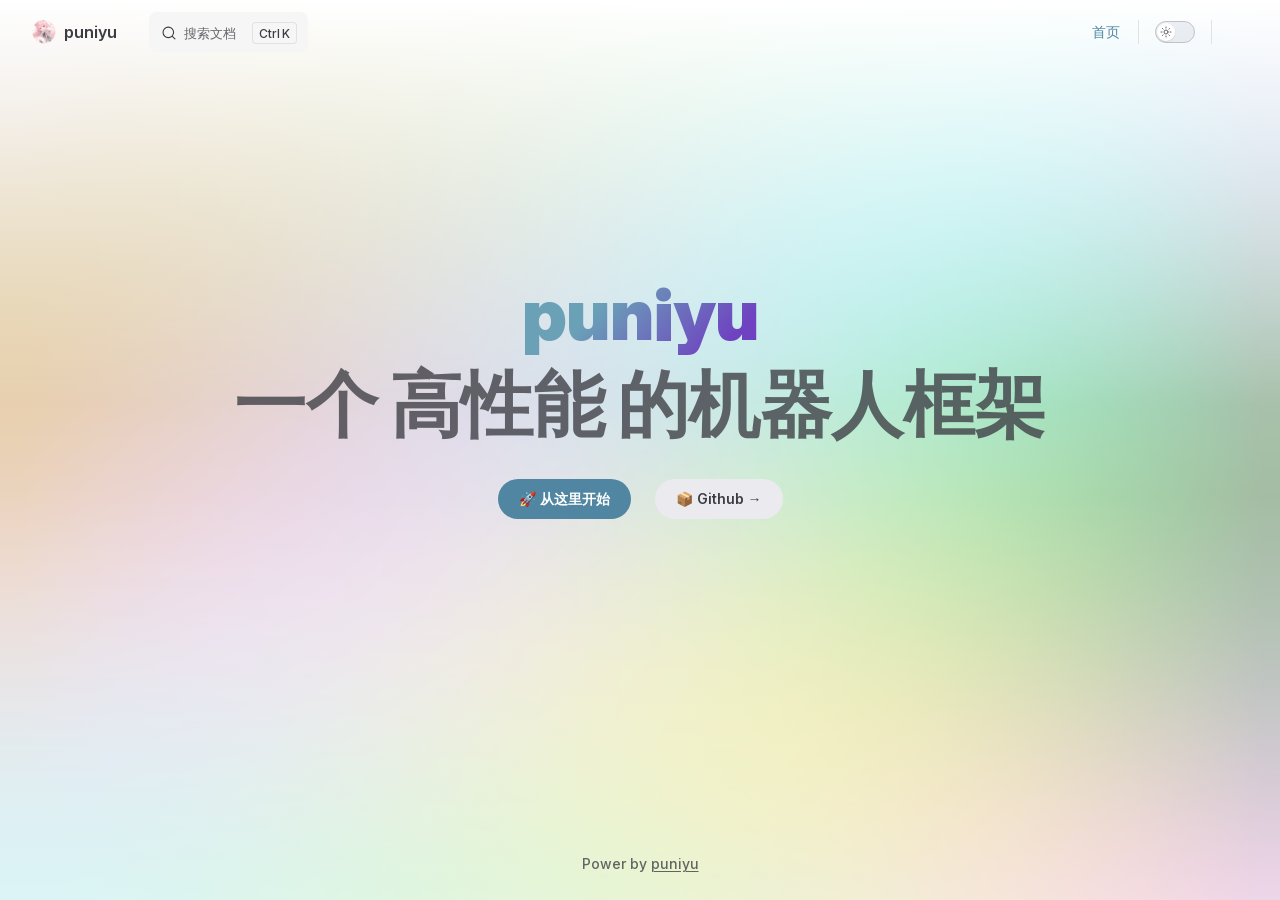
<file: index.html>
<!doctype html><html lang="zh-CN"><head><meta charset="utf-8" /><meta name="viewport" content="width=device-width,initial-scale=1" /><meta name="generator" content="VuePress 2.0.0-rc.30" /><meta name="theme" content="VuePress Theme Plume 1.0.0-rc.203" /><script id="check-mac-os">document.documentElement.classList.toggle('mac', /Mac|iPhone|iPod|iPad/i.test(navigator.platform))</script><script id="check-dark-mode">;(function () {const um= localStorage.getItem('vuepress-theme-appearance') || 'auto';const sm = window.matchMedia && window.matchMedia('(prefers-color-scheme: dark)').matches;const isDark = um === 'dark' || (um !== 'light' && sm);document.documentElement.dataset.theme = isDark ? 'dark' : 'light';})();</script><link rel="icon" type="image/x-icon" href="favicon.ico"><title>puniyu</title><meta name="description" content="puniyu 机器人框架使用文档"><link rel="preload" href="/assets/style-C-ZHxvVi.css" as="style"><link rel="stylesheet" href="/assets/style-C-ZHxvVi.css"><link rel="modulepreload" href="/assets/app-gb7r_UAd.js"><link rel="modulepreload" href="/assets/rolldown-runtime-DK3Fl9T5.js"><link rel="modulepreload" href="/assets/vendor~app-C20LrU9c.js"><link rel="modulepreload" href="/assets/vue-CkteEWkq.js"><link rel="modulepreload" href="/assets/README-ULI1EjDv.js"></head><body><div id="app"><!--[--><!--[--><div class="theme-plume vp-layout" vp-container data-v-44557c23><!--[--><!--[--><!--]--><!--[--><span tabindex="-1" data-v-0e494f4f></span><a href="#VPContent" class="vp-skip-link visually-hidden" data-v-0e494f4f> Skip to content </a><!--]--><!----><header class="vp-nav" data-v-44557c23 data-v-b17bcbc0><div class="vp-navbar" vp-navbar data-v-b17bcbc0 data-v-fef62b29><div class="wrapper" data-v-fef62b29><div class="container" data-v-fef62b29><div class="title" data-v-fef62b29><div class="vp-navbar-title" data-v-fef62b29 data-v-32a63ed1><a class="vp-link link no-icon title" href="/" data-v-32a63ed1><!--[--><!--[--><!--]--><!--[--><!--[--><!--[--><img class="vp-image dark logo" style="" src="/favicon.ico" alt data-v-2de9ba06><!--]--><!--[--><img class="vp-image light logo" style="" src="/favicon.ico" alt data-v-2de9ba06><!--]--><!--]--><!--]--><span data-v-32a63ed1>puniyu</span><!--[--><!--]--><!--]--><!--[--><!--]--><!----></a></div></div><div class="content" data-v-fef62b29><div class="content-body" data-v-fef62b29><!--[--><!--]--><div class="vp-navbar-search search" data-v-fef62b29><div class="search-wrapper" data-v-0da6ed93><!----><div id="local-search" data-v-0da6ed93><button type="button" class="mini-search mini-search-button" aria-label="搜索文档" data-v-0da6ed93><span class="mini-search-button-container"><span class="mini-search-search-icon vpi-mini-search" aria-label="search icon"></span><span class="mini-search-button-placeholder">搜索文档</span></span><span class="mini-search-button-keys"><kbd class="mini-search-button-key"></kbd><kbd class="mini-search-button-key">K</kbd></span></button></div></div></div><!--[--><!--]--><nav aria-labelledby="main-nav-aria-label" class="vp-navbar-menu menu" data-v-fef62b29 data-v-d4d3f0f7><span id="main-nav-aria-label" class="visually-hidden" data-v-d4d3f0f7>Main Navigation</span><!--[--><!--[--><a class="vp-link link navbar-menu-link active" href="/" tabindex="0" data-v-d4d3f0f7 data-v-0649e716><!--[--><!----><span data-v-0649e716>首页</span><!----><!--]--><!--[--><!--]--><!----></a><!--]--><!--]--></nav><!--[--><!--]--><!----><div class="vp-navbar-appearance appearance" data-v-fef62b29 data-v-697639b3><button class="vp-switch vp-switch-appearance" type="button" role="switch" aria-checked="false" title data-v-697639b3 data-v-a6733a30 data-v-e8a32888><span class="check" data-v-e8a32888><span class="icon" data-v-e8a32888><!--[--><span class="vpi-sun sun" data-v-a6733a30></span><span class="vpi-moon moon" data-v-a6733a30></span><!--]--></span></span></button></div><div class="vp-social-links vp-navbar-social-links social-links" data-v-fef62b29 data-v-a628b82b data-v-3f70288c><!--[--><a class="vp-social-link no-icon" href="https://github.com/puniyu/puniyu" aria-label="github" title="github" target="_blank" rel="noopener" data-v-3f70288c data-v-d60ff597><!----></a><!--]--></div><div class="vp-flyout vp-navbar-extra extra" data-v-fef62b29 data-v-ac86c9f1 data-v-dd9969a1><button type="button" class="button" aria-haspopup="true" aria-expanded="false" aria-label="extra navigation" data-v-dd9969a1><span class="vpi-more-horizontal icon" data-v-dd9969a1></span></button><div class="menu" data-v-dd9969a1><div class="vp-menu" data-v-dd9969a1 data-v-05add6c7><!----><!--[--><!--[--><!----><div class="group appearance" data-v-ac86c9f1><div class="item appearance" data-v-ac86c9f1><p class="label" data-v-ac86c9f1>外观</p><div class="appearance-action" data-v-ac86c9f1><button class="vp-switch vp-switch-appearance" type="button" role="switch" aria-checked="false" title data-v-ac86c9f1 data-v-a6733a30 data-v-e8a32888><span class="check" data-v-e8a32888><span class="icon" data-v-e8a32888><!--[--><span class="vpi-sun sun" data-v-a6733a30></span><span class="vpi-moon moon" data-v-a6733a30></span><!--]--></span></span></button></div></div></div><div class="group social" data-v-ac86c9f1><div class="item social-links" data-v-ac86c9f1><div class="vp-social-links social-links-list" data-v-ac86c9f1 data-v-3f70288c><!--[--><a class="vp-social-link no-icon" href="https://github.com/puniyu/puniyu" aria-label="github" title="github" target="_blank" rel="noopener" data-v-3f70288c data-v-d60ff597><!----></a><!--]--></div></div></div><!--]--><!--]--></div></div></div><!--[--><!--]--><button type="button" class="vp-navbar-hamburger hamburger" aria-label="mobile navigation" aria-expanded="false" aria-controls="nav-screen" data-v-fef62b29 data-v-ad006a25><span class="container" data-v-ad006a25><span class="top" data-v-ad006a25></span><span class="middle" data-v-ad006a25></span><span class="bottom" data-v-ad006a25></span></span></button></div></div></div></div><div class="divider" data-v-fef62b29><div class="divider-line" data-v-fef62b29></div></div></div><!----></header><!----><!--[--><!----><!----><!--]--><!--[--><div id="VPContent" vp-content class="vp-content is-home" data-v-44557c23 data-v-5e6470b0><div class="vp-home" data-v-5e6470b0 data-v-1a13d93d><!--[--><!--[--><div class="" data-v-1a13d93d><div class="vp-home-hero full once first tint-plate" data-v-1a13d93d data-v-1c99175d><div class="bg-filter" data-v-1c99175d data-v-a434ddc2><canvas width="32" height="32" data-v-a434ddc2></canvas></div><div class="hero-container" data-v-1c99175d><div class="hero-content" data-v-1c99175d><h1 class="hero-name" data-v-1c99175d>puniyu</h1><p class="hero-tagline" data-v-1c99175d>一个 高性能 的机器人框架</p><!----><div class="actions" data-v-1c99175d><div class="action" data-v-1c99175d><!--[--><a class="vp-button medium brand" href="/guide/start" data-v-1c99175d data-v-d6b51bc8><span class="button-content" data-v-d6b51bc8><!----><!--[--><span data-v-d6b51bc8>🚀 从这里开始</span><!--]--><!----><!----></span></a><a class="vp-button medium alt" href="https://github.com/puniyu/puniyu" target="_blank" rel="noopener noreferrer" data-v-1c99175d data-v-d6b51bc8><span class="button-content" data-v-d6b51bc8><!----><!--[--><span data-v-d6b51bc8>📦 Github →</span><!--]--><span class="visually-hidden" data-v-d6b51bc8>（在新窗口打开）</span><!----></span></a><!--]--></div></div></div></div></div></div><!--]--><!--]--></div></div><!--]--><button type="button" class="vp-back-to-top" aria-label="back to top" data-v-44557c23 style="display:none;" data-v-48de9c0f><span class="percent" data-allow-mismatch data-v-48de9c0f>0%</span><span class="show icon vpi-back-to-top" data-v-48de9c0f></span><svg aria-hidden="true" data-v-48de9c0f><circle cx="50%" cy="50%" data-allow-mismatch style="stroke-dasharray:calc(0% - 12.566370614359172px) calc(314.1592653589793% - 12.566370614359172px);" data-v-48de9c0f></circle></svg></button><svg xmlns="http://www.w3.org/2000/svg" width="24" height="24" viewbox="0 0 24 24" aria-label="sign down" class="vp-sign-down" aria-hidden="true" data-v-44557c23 style="display:none;" data-v-ad53bae8><g fill="none" stroke="currentColor" stroke-linecap="round" stroke-linejoin="round" stroke-width="2.5" data-v-ad53bae8><path d="m19 11l-7 6l-7-6" data-v-ad53bae8></path><path d="m19 5l-7 6l-7-6" opacity="0.6" data-v-ad53bae8></path></g></svg><footer class="vp-footer" vp-footer data-v-44557c23 data-v-96b5c81f><!--[--><div class="container" data-v-96b5c81f><div class="message" data-v-96b5c81f>Power by <a href="https://github.com/puniyu/puniyu">puniyu</a></div><!----></div><!--]--></footer><!--[--><!--]--><!--]--></div><!----><!--]--><!--[--><!--]--><!--]--></div><script type="module" src="/assets/app-gb7r_UAd.js" defer></script></body></html>
</file>
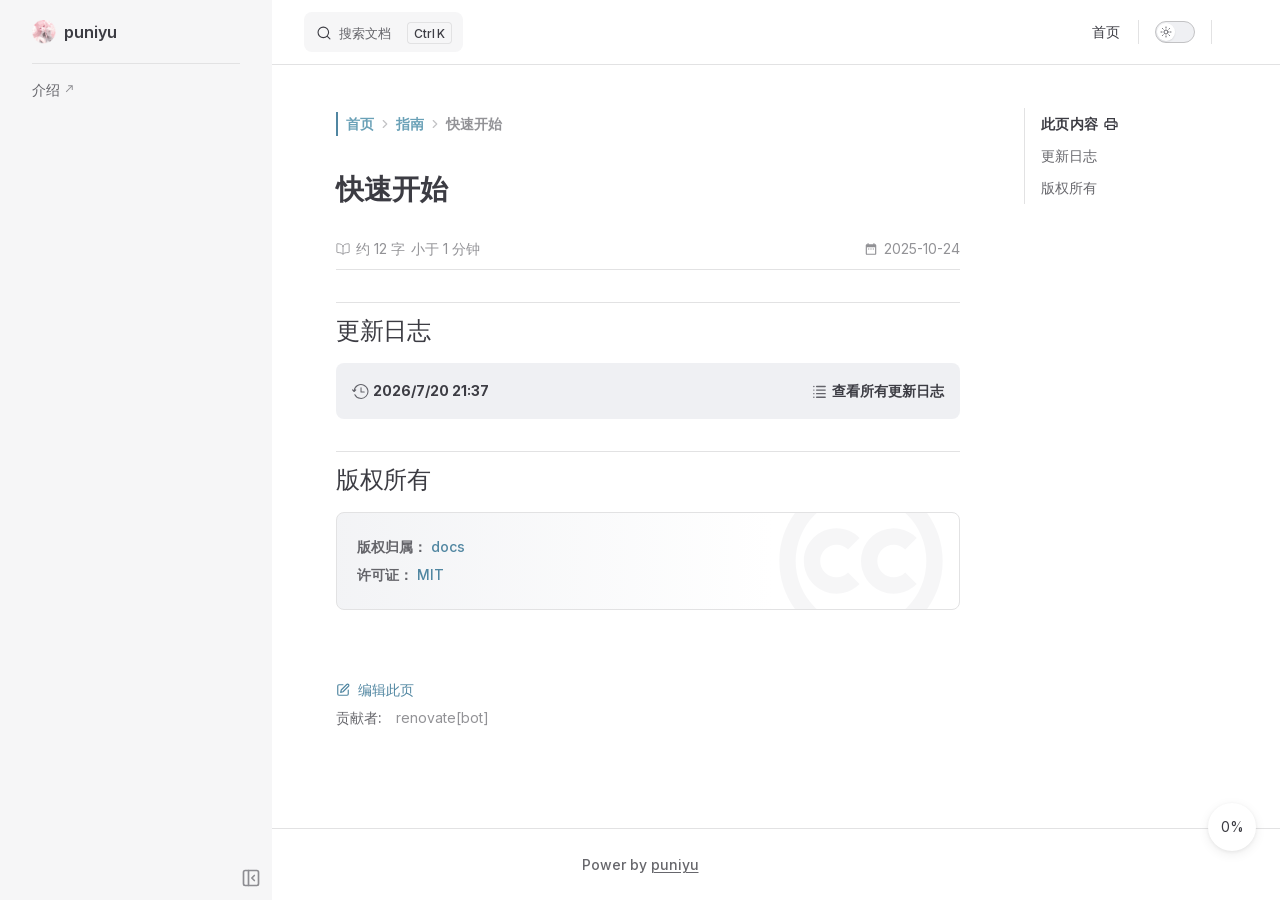
<file: guide/start.html>
<!doctype html><html lang="zh-CN"><head><meta charset="utf-8" /><meta name="viewport" content="width=device-width,initial-scale=1" /><meta name="generator" content="VuePress 2.0.0-rc.30" /><meta name="theme" content="VuePress Theme Plume 1.0.0-rc.203" /><script id="check-mac-os">document.documentElement.classList.toggle('mac', /Mac|iPhone|iPod|iPad/i.test(navigator.platform))</script><script id="check-dark-mode">;(function () {const um= localStorage.getItem('vuepress-theme-appearance') || 'auto';const sm = window.matchMedia && window.matchMedia('(prefers-color-scheme: dark)').matches;const isDark = um === 'dark' || (um !== 'light' && sm);document.documentElement.dataset.theme = isDark ? 'dark' : 'light';})();</script><link rel="icon" type="image/x-icon" href="favicon.ico"><title>快速开始 | 指南 | puniyu</title><meta name="description" content="puniyu 机器人框架使用文档"><link rel="preload" href="/assets/style-C-ZHxvVi.css" as="style"><link rel="stylesheet" href="/assets/style-C-ZHxvVi.css"><link rel="modulepreload" href="/assets/app-gb7r_UAd.js"><link rel="modulepreload" href="/assets/rolldown-runtime-DK3Fl9T5.js"><link rel="modulepreload" href="/assets/vendor~app-C20LrU9c.js"><link rel="modulepreload" href="/assets/vue-CkteEWkq.js"><link rel="modulepreload" href="/assets/start-J0GgQvrd.js"></head><body><div id="app"><!--[--><!--[--><div class="theme-plume vp-layout" vp-container data-v-44557c23><!--[--><!--[--><!--]--><!--[--><span tabindex="-1" data-v-0e494f4f></span><a href="#VPContent" class="vp-skip-link visually-hidden" data-v-0e494f4f> Skip to content </a><!--]--><!----><header class="vp-nav" data-v-44557c23 data-v-b17bcbc0><div class="vp-navbar" vp-navbar data-v-b17bcbc0 data-v-fef62b29><div class="wrapper" data-v-fef62b29><div class="container" data-v-fef62b29><div class="title" data-v-fef62b29><div class="vp-navbar-title has-sidebar" data-v-fef62b29 data-v-32a63ed1><a class="vp-link link no-icon title" href="/" data-v-32a63ed1><!--[--><!--[--><!--]--><!--[--><!--[--><!--[--><img class="vp-image dark logo" style="" src="/favicon.ico" alt data-v-2de9ba06><!--]--><!--[--><img class="vp-image light logo" style="" src="/favicon.ico" alt data-v-2de9ba06><!--]--><!--]--><!--]--><span data-v-32a63ed1>puniyu</span><!--[--><!--]--><!--]--><!--[--><!--]--><!----></a></div></div><div class="content" data-v-fef62b29><div class="content-body" data-v-fef62b29><!--[--><!--]--><div class="vp-navbar-search search" data-v-fef62b29><div class="search-wrapper" data-v-0da6ed93><!----><div id="local-search" data-v-0da6ed93><button type="button" class="mini-search mini-search-button" aria-label="搜索文档" data-v-0da6ed93><span class="mini-search-button-container"><span class="mini-search-search-icon vpi-mini-search" aria-label="search icon"></span><span class="mini-search-button-placeholder">搜索文档</span></span><span class="mini-search-button-keys"><kbd class="mini-search-button-key"></kbd><kbd class="mini-search-button-key">K</kbd></span></button></div></div></div><!--[--><!--]--><nav aria-labelledby="main-nav-aria-label" class="vp-navbar-menu menu" data-v-fef62b29 data-v-d4d3f0f7><span id="main-nav-aria-label" class="visually-hidden" data-v-d4d3f0f7>Main Navigation</span><!--[--><!--[--><a class="vp-link link navbar-menu-link" href="/" tabindex="0" data-v-d4d3f0f7 data-v-0649e716><!--[--><!----><span data-v-0649e716>首页</span><!----><!--]--><!--[--><!--]--><!----></a><!--]--><!--]--></nav><!--[--><!--]--><!----><div class="vp-navbar-appearance appearance" data-v-fef62b29 data-v-697639b3><button class="vp-switch vp-switch-appearance" type="button" role="switch" aria-checked="false" title data-v-697639b3 data-v-a6733a30 data-v-e8a32888><span class="check" data-v-e8a32888><span class="icon" data-v-e8a32888><!--[--><span class="vpi-sun sun" data-v-a6733a30></span><span class="vpi-moon moon" data-v-a6733a30></span><!--]--></span></span></button></div><div class="vp-social-links vp-navbar-social-links social-links" data-v-fef62b29 data-v-a628b82b data-v-3f70288c><!--[--><a class="vp-social-link no-icon" href="https://github.com/puniyu/puniyu" aria-label="github" title="github" target="_blank" rel="noopener" data-v-3f70288c data-v-d60ff597><!----></a><!--]--></div><div class="vp-flyout vp-navbar-extra extra" data-v-fef62b29 data-v-ac86c9f1 data-v-dd9969a1><button type="button" class="button" aria-haspopup="true" aria-expanded="false" aria-label="extra navigation" data-v-dd9969a1><span class="vpi-more-horizontal icon" data-v-dd9969a1></span></button><div class="menu" data-v-dd9969a1><div class="vp-menu" data-v-dd9969a1 data-v-05add6c7><!----><!--[--><!--[--><!----><div class="group appearance" data-v-ac86c9f1><div class="item appearance" data-v-ac86c9f1><p class="label" data-v-ac86c9f1>外观</p><div class="appearance-action" data-v-ac86c9f1><button class="vp-switch vp-switch-appearance" type="button" role="switch" aria-checked="false" title data-v-ac86c9f1 data-v-a6733a30 data-v-e8a32888><span class="check" data-v-e8a32888><span class="icon" data-v-e8a32888><!--[--><span class="vpi-sun sun" data-v-a6733a30></span><span class="vpi-moon moon" data-v-a6733a30></span><!--]--></span></span></button></div></div></div><div class="group social" data-v-ac86c9f1><div class="item social-links" data-v-ac86c9f1><div class="vp-social-links social-links-list" data-v-ac86c9f1 data-v-3f70288c><!--[--><a class="vp-social-link no-icon" href="https://github.com/puniyu/puniyu" aria-label="github" title="github" target="_blank" rel="noopener" data-v-3f70288c data-v-d60ff597><!----></a><!--]--></div></div></div><!--]--><!--]--></div></div></div><!--[--><!--]--><button type="button" class="vp-navbar-hamburger hamburger" aria-label="mobile navigation" aria-expanded="false" aria-controls="nav-screen" data-v-fef62b29 data-v-ad006a25><span class="container" data-v-ad006a25><span class="top" data-v-ad006a25></span><span class="middle" data-v-ad006a25></span><span class="bottom" data-v-ad006a25></span></span></button></div></div></div></div><div class="divider" data-v-fef62b29><div class="divider-line" data-v-fef62b29></div></div></div><!----></header><div class="vp-local-nav reached-top has-sidebar" data-v-44557c23 data-v-c4b21bfc><button class="menu" aria-expanded="false" aria-controls="SidebarNav" data-v-c4b21bfc><span class="vpi-align-left menu-icon" data-v-c4b21bfc></span><span class="menu-text" data-v-c4b21bfc>Menu</span></button><div class="vp-local-nav-outline-dropdown" style="--vp-vh:0px;" data-v-c4b21bfc data-v-56e706ef><!----><!----><!----></div></div><!--[--><aside class="vp-sidebar" vp-sidebar data-v-33a10c2d><div class="curtain" data-v-33a10c2d></div><nav id="SidebarNav" class="nav" aria-labelledby="sidebar-aria-label" tabindex="-1" data-v-33a10c2d><span id="sidebar-aria-label" class="visually-hidden" data-v-33a10c2d> Sidebar Navigation </span><!--[--><!--]--><!--[--><div class="no-transition group" data-v-6125eec8><section class="vp-sidebar-item sidebar-item level-0" data-v-6125eec8 data-v-8b86cd92><!----><div data-v-8b86cd92 data-v-8b86cd92><div class="items" data-v-8b86cd92><!--[--><div class="vp-sidebar-item sidebar-item level-1 is-link" data-v-8b86cd92 data-v-8b86cd92><div class="item" data-v-8b86cd92><div class="indicator" data-v-8b86cd92></div><!----><a class="vp-link link vp-external-link-icon link" href="/guide/" target="_blank" rel="noopener noreferrer" data-v-8b86cd92><!--[--><p class="text" data-v-8b86cd92><span data-v-8b86cd92>介绍</span><!----></p><!--]--><!--[--><!--]--><span class="visually-hidden">（在新窗口打开）</span></a><!----></div><!----></div><!--]--></div></div></section></div><!--]--><!--[--><!--]--></nav></aside><div class="vp-sidebar-control" data-v-33a10c2d><button type="button" class="toggle-sidebar-btn" aria-label="Toggle sidebar" data-v-33a10c2d><span class="vpi-sidebar-close" data-v-33a10c2d></span></button></div><!--]--><!--[--><div id="VPContent" vp-content class="vp-content has-sidebar" data-v-44557c23 data-v-5e6470b0><div class="vp-doc-container has-sidebar has-aside" data-v-5e6470b0 data-v-63245dcc><!--[--><!--]--><div class="container" data-v-63245dcc><div class="aside" vp-outline data-v-63245dcc><div class="aside-curtain" data-v-63245dcc></div><div class="aside-container" data-v-63245dcc><div class="aside-content" data-v-63245dcc><div class="vp-doc-aside" data-v-63245dcc data-v-f0b02295><!--[--><!--]--><!--[--><!--]--><nav aria-labelledby="doc-outline-aria-label" class="vp-doc-aside-outline" role="navigation" data-v-f0b02295 data-v-633fcbf1><div class="content" data-v-633fcbf1><div class="outline-marker" data-v-633fcbf1></div><div id="doc-outline-aria-label" aria-level="2" class="outline-title" role="heading" data-v-633fcbf1><span data-v-633fcbf1>此页内容</span><span class="vpi-print icon" data-v-633fcbf1></span></div><ul class="root" data-v-633fcbf1 data-v-d99f5cb4><!--[--><!--]--></ul></div></nav><!--[--><!--]--><div class="spacer" data-v-f0b02295></div><!--[--><!--]--></div></div></div></div><div class="content" data-v-63245dcc><div class="content-container" data-v-63245dcc><!--[--><!--]--><main class="main" data-v-63245dcc><nav class="vp-breadcrumb" data-v-63245dcc data-v-d2d22d95><ol vocab="https://schema.org/" typeof="BreadcrumbList" data-v-d2d22d95><!--[--><li property="itemListElement" typeof="ListItem" data-v-d2d22d95><a class="vp-link link no-icon breadcrumb" href="/" property="item" typeof="WebPage" data-v-d2d22d95><!--[-->首页<!--]--><!--[--><!--]--><!----></a><span class="vpi-chevron-right" data-v-d2d22d95></span><meta property="name" content="首页" data-v-d2d22d95><meta property="position" content="1" data-v-d2d22d95></li><li property="itemListElement" typeof="ListItem" data-v-d2d22d95><span class="vp-link no-icon breadcrumb" property="item" typeof="WebPage" data-v-d2d22d95><!--[-->指南<!--]--><!--[--><!--]--><!----></span><span class="vpi-chevron-right" data-v-d2d22d95></span><meta property="name" content="指南" data-v-d2d22d95><meta property="position" content="2" data-v-d2d22d95></li><li property="itemListElement" typeof="ListItem" data-v-d2d22d95><a class="vp-link link no-icon breadcrumb current" href="/guide/start" property="item" typeof="WebPage" data-v-d2d22d95><!--[-->快速开始<!--]--><!--[--><!--]--><!----></a><!----><meta property="name" content="快速开始" data-v-d2d22d95><meta property="position" content="3" data-v-d2d22d95></li><!--]--></ol></nav><!--[--><!--]--><!--[--><div class="vp-doc-title" data-v-638e7b36><!--[--><!--]--><h1 class="page-title" data-v-638e7b36><!----> 快速开始 <!----></h1><!--[--><!--]--></div><div class="vp-doc-meta" data-v-638e7b36><!--[--><!--]--><p class="reading-time" data-v-638e7b36><span class="vpi-books icon" data-v-638e7b36></span><span data-v-638e7b36>约 12 字</span><span data-v-638e7b36>小于 1 分钟</span></p><!----><!--[--><!--]--><p class="create-time" data-v-638e7b36><span class="vpi-clock icon" data-v-638e7b36></span><span data-v-638e7b36>2025-10-24</span></p></div><!--]--><!--[--><!--]--><!--[--><div class="_guide_start external-link-icon-enabled vp-doc plume-content" vp-content data-v-63245dcc><!--[--><!--]--><div data-v-63245dcc></div><!----><!--[--><h2 id="doc-changelog" tabindex="-1"><a href="#doc-changelog" class="header-anchor"><span>更新日志</span></a></h2><div class="vp-changelog-wrapper"><div class="vp-changelog-header"><div class="vp-latest-updated"><span class="vp-changelog-icon"></span><span data-allow-mismatch>2026/7/20 21:37</span></div><div><span class="vp-changelog-menu-icon"></span><span>查看所有更新日志</span></div></div><ul class="vp-changelog-list"><!--[--><li class="vp-changelog-item-commit"><a class="vp-changelog-hash" href="https://github.com/puniyu/docs/commit/b865236f0e85f918f688bf9a251256c4dabeeb5c" target="_blank" rel="noreferrer"><code>b8652</code></a><span class="vp-changelog-divider">-</span><span class="vp-changelog-message">chore(deps): update actions/checkout action to v7.0.1 (<a href="https://github.com/puniyu/docs/issues/36" target="_blank" rel="noopener noreferrer">#36</a>)</span><span class="vp-changelog-date" data-allow-mismatch>于 <time datetime="2026-07-20T21:37:17.000Z">2026/7/20</time></span></li><!--]--></ul></div><!--]--><div class="vp-doc-copyright" data-v-63245dcc><h2 id="doc-copyright" tabindex="-1" class="vp-doc-header" data-v-b4974664><a href="#doc-copyright" class="header-anchor" data-v-b4974664><span data-v-b4974664><!--[-->版权所有<!--]--></span></a></h2><div class="vp-copyright" data-v-19c6f26d><span class="copyright-mask" data-v-19c6f26d></span><p data-v-19c6f26d><span data-v-19c6f26d>版权归属：</span><a class="vp-link link no-icon vp-external-link-icon" href="https://github.com/puniyu" target="_blank" rel="noopener noreferrer" data-v-19c6f26d><!--[-->docs<!--]--><!--[--><!--]--><!----></a></p><!----><p data-v-19c6f26d><span data-v-19c6f26d>许可证：</span><a class="vp-link link no-icon vp-external-link-icon" href="https://github.com/puniyu/docs/blob/main/LICENSE" target="_blank" rel="noopener noreferrer" data-v-19c6f26d><!--[-->MIT<!--]--><!--[--><!--]--><!----></a><!----></p></div></div><footer class="vp-doc-footer" data-v-63245dcc data-v-8b620b40><!--[--><!--]--><div class="edit-info" data-v-8b620b40><div class="edit-link" data-v-8b620b40><a class="vp-link link no-icon vp-external-link-icon edit-link-button" href="https://github.com/puniyu/docs/edit/main/docs/guide/start.md" target="_blank" rel="noopener noreferrer" data-v-8b620b40><!--[--><span class="vpi-square-pen edit-link-icon" aria-label="edit icon" data-v-8b620b40></span> 编辑此页<!--]--><!--[--><!--]--><!----></a></div><!----></div><div class="contributors" aria-label="Contributors" data-v-8b620b40><span class="contributors-label" data-v-8b620b40>贡献者: </span><span class="contributors-info" data-v-8b620b40><!--[--><!--[--><span class="contributor" data-v-8b620b40>renovate[bot]</span><!----><!--]--><!--]--></span></div><!----></footer></div><!--]--></main><!----><!--[--><!--]--></div></div></div><!--[--><!--]--></div></div><!--]--><button type="button" class="vp-back-to-top" aria-label="back to top" data-v-44557c23 style="display:none;" data-v-48de9c0f><span class="percent" data-allow-mismatch data-v-48de9c0f>0%</span><span class="show icon vpi-back-to-top" data-v-48de9c0f></span><svg aria-hidden="true" data-v-48de9c0f><circle cx="50%" cy="50%" data-allow-mismatch style="stroke-dasharray:calc(0% - 12.566370614359172px) calc(314.1592653589793% - 12.566370614359172px);" data-v-48de9c0f></circle></svg></button><svg xmlns="http://www.w3.org/2000/svg" width="24" height="24" viewbox="0 0 24 24" aria-label="sign down" class="vp-sign-down" aria-hidden="true" data-v-44557c23 style="display:none;" data-v-ad53bae8><g fill="none" stroke="currentColor" stroke-linecap="round" stroke-linejoin="round" stroke-width="2.5" data-v-ad53bae8><path d="m19 11l-7 6l-7-6" data-v-ad53bae8></path><path d="m19 5l-7 6l-7-6" opacity="0.6" data-v-ad53bae8></path></g></svg><footer class="vp-footer has-sidebar" vp-footer data-v-44557c23 data-v-96b5c81f><!--[--><div class="container" data-v-96b5c81f><div class="message" data-v-96b5c81f>Power by <a href="https://github.com/puniyu/puniyu">puniyu</a></div><!----></div><!--]--></footer><!--[--><!--]--><!--]--></div><!----><!--]--><!--[--><!--]--><!--]--></div><script type="module" src="/assets/app-gb7r_UAd.js" defer></script></body></html>
</file>
<file: assets/style-C-ZHxvVi.css>
.vp-contributors{flex-wrap:wrap;justify-content:flex-start;align-items:center;gap:1rem;margin:1rem 0;display:flex}.vp-contributor{color:inherit;align-items:center;gap:.25rem;font-size:1.125rem;display:flex}.vp-contributor:after{display:none!important}.vp-contributor-avatar{-o-object-fit:contain;object-fit:contain;border-radius:50%;width:1.75rem;height:1.75rem;margin-inline-end:.25rem}a.vp-contributor{text-decoration:none!important}@font-face{font-family:Inter;font-style:normal;font-weight:100 900;src:url(/assets/inter-roman-cyrillic-ext-BeNbU08G.woff2)format("woff2");font-display:swap;unicode-range:U+460-52F,U+1C80-1C8A,U+20B4,U+2DE0-2DFF,U+A640-A69F,U+FE2E-FE2F}@font-face{font-family:Inter;font-style:normal;font-weight:100 900;src:url(/assets/inter-roman-cyrillic-CD0kT8R4.woff2)format("woff2");font-display:swap;unicode-range:U+301,U+400-45F,U+490-491,U+4B0-4B1,U+2116}@font-face{font-family:Inter;font-style:normal;font-weight:100 900;src:url(/assets/inter-roman-greek-ext-CFAEQ5Ow.woff2)format("woff2");font-display:swap;unicode-range:U+1F??}@font-face{font-family:Inter;font-style:normal;font-weight:100 900;src:url(/assets/inter-roman-greek-Dsf7YjP7.woff2)format("woff2");font-display:swap;unicode-range:U+370-377,U+37A-37F,U+384-38A,U+38C,U+38E-3A1,U+3A3-3FF}@font-face{font-family:Inter;font-style:normal;font-weight:100 900;src:url(/assets/inter-roman-vietnamese-CpqCnS2H.woff2)format("woff2");font-display:swap;unicode-range:U+102-103,U+110-111,U+128-129,U+168-169,U+1A0-1A1,U+1AF-1B0,U+300-301,U+303-304,U+308-309,U+323,U+329,U+1EA0-1EF9,U+20AB}@font-face{font-family:Inter;font-style:normal;font-weight:100 900;src:url(/assets/inter-roman-latin-ext-Dl_ayf4-.woff2)format("woff2");font-display:swap;unicode-range:U+100-2BA,U+2BD-2C5,U+2C7-2CC,U+2CE-2D7,U+2DD-2FF,U+304,U+308,U+329,U+1D00-1DBF,U+1E00-1E9F,U+1EF2-1EFF,U+2020,U+20A0-20AB,U+20AD-20C0,U+2113,U+2C60-2C7F,U+A720-A7FF}@font-face{font-family:Inter;font-style:normal;font-weight:100 900;src:url(/assets/inter-roman-latin-Cy4MYw_J.woff2)format("woff2");font-display:swap;unicode-range:U+??,U+131,U+152-153,U+2BB-2BC,U+2C6,U+2DA,U+2DC,U+304,U+308,U+329,U+2000-206F,U+20AC,U+2122,U+2191,U+2193,U+2212,U+2215,U+FEFF,U+FFFD}@font-face{font-family:Inter;font-style:italic;font-weight:100 900;src:url(/assets/inter-italic-cyrillic-ext-_dlW9xFb.woff2)format("woff2");font-display:swap;unicode-range:U+460-52F,U+1C80-1C8A,U+20B4,U+2DE0-2DFF,U+A640-A69F,U+FE2E-FE2F}@font-face{font-family:Inter;font-style:italic;font-weight:100 900;src:url(/assets/inter-italic-cyrillic-D7dRslh9.woff2)format("woff2");font-display:swap;unicode-range:U+301,U+400-45F,U+490-491,U+4B0-4B1,U+2116}@font-face{font-family:Inter;font-style:italic;font-weight:100 900;src:url(/assets/inter-italic-greek-ext-Ct-Tf2bq.woff2)format("woff2");font-display:swap;unicode-range:U+1F??}@font-face{font-family:Inter;font-style:italic;font-weight:100 900;src:url(/assets/inter-italic-greek-DNcpQ8QC.woff2)format("woff2");font-display:swap;unicode-range:U+370-377,U+37A-37F,U+384-38A,U+38C,U+38E-3A1,U+3A3-3FF}@font-face{font-family:Inter;font-style:italic;font-weight:100 900;src:url(/assets/inter-italic-vietnamese-BI5UxJD-.woff2)format("woff2");font-display:swap;unicode-range:U+102-103,U+110-111,U+128-129,U+168-169,U+1A0-1A1,U+1AF-1B0,U+300-301,U+303-304,U+308-309,U+323,U+329,U+1EA0-1EF9,U+20AB}@font-face{font-family:Inter;font-style:italic;font-weight:100 900;src:url(/assets/inter-italic-latin-ext-DytegdRQ.woff2)format("woff2");font-display:swap;unicode-range:U+100-2BA,U+2BD-2C5,U+2C7-2CC,U+2CE-2D7,U+2DD-2FF,U+304,U+308,U+329,U+1D00-1DBF,U+1E00-1E9F,U+1EF2-1EFF,U+2020,U+20A0-20AB,U+20AD-20C0,U+2113,U+2C60-2C7F,U+A720-A7FF}@font-face{font-family:Inter;font-style:italic;font-weight:100 900;src:url(/assets/inter-italic-latin-COaG5lWR.woff2)format("woff2");font-display:swap;unicode-range:U+??,U+131,U+152-153,U+2BB-2BC,U+2C6,U+2DA,U+2DC,U+304,U+308,U+329,U+2000-206F,U+20AC,U+2122,U+2191,U+2193,U+2212,U+2215,U+FEFF,U+FFFD}@font-face{font-family:Inter4CJK;font-style:normal;font-weight:100 900;src:url(/assets/inter-roman-cyrillic-ext-BeNbU08G.woff2)format("woff2");font-display:swap;unicode-range:U+460-52F,U+1C80-1C88,U+20B4,U+2DE0-2DFF,U+A640-A69F,U+FE2E-FE2F}@font-face{font-family:Inter4CJK;font-style:normal;font-weight:100 900;src:url(/assets/inter-roman-cyrillic-CD0kT8R4.woff2)format("woff2");font-display:swap;unicode-range:U+301,U+400-45F,U+490-491,U+4B0-4B1,U+2116}@font-face{font-family:Inter4CJK;font-style:normal;font-weight:100 900;src:url(/assets/inter-roman-greek-ext-CFAEQ5Ow.woff2)format("woff2");font-display:swap;unicode-range:U+1F??}@font-face{font-family:Inter4CJK;font-style:normal;font-weight:100 900;src:url(/assets/inter-roman-greek-Dsf7YjP7.woff2)format("woff2");font-display:swap;unicode-range:U+370-377,U+37A-37F,U+384-38A,U+38C,U+38E-3A1,U+3A3-3FF}@font-face{font-family:Inter4CJK;font-style:normal;font-weight:100 900;src:url(/assets/inter-roman-vietnamese-CpqCnS2H.woff2)format("woff2");font-display:swap;unicode-range:U+102-103,U+110-111,U+128-129,U+168-169,U+1A0-1A1,U+1AF-1B0,U+300-301,U+303-304,U+308-309,U+323,U+329,U+1EA0-1EF9,U+20AB}@font-face{font-family:Inter4CJK;font-style:normal;font-weight:100 900;src:url(/assets/inter-roman-latin-ext-Dl_ayf4-.woff2)format("woff2");font-display:swap;unicode-range:U+100-2AF,U+304,U+308,U+329,U+1E00-1E9F,U+1EF2-1EFF,U+2020,U+20A0-20AB,U+20AD-20C0,U+2113,U+2C60-2C7F,U+A720-A7FF}@font-face{font-family:Inter4CJK;font-style:normal;font-weight:100 900;src:url(/assets/inter-roman-latin-Cy4MYw_J.woff2)format("woff2");font-display:swap;unicode-range:U+0-7D,U+7F-B6,U+B8-FF,U+131,U+152-153,U+2BB-2BC,U+2C6,U+2DA,U+2DC,U+304,U+308,U+329,U+2000-2012,U+2016-2017,U+201A-201B,U+201E-2025,U+2027-206F,U+2074,U+20AC,U+2122,U+2191,U+2193,U+2212,U+2215,U+FEFF,U+FFFD}@font-face{font-family:Inter4CJK;font-style:italic;font-weight:100 900;src:url(/assets/inter-italic-cyrillic-ext-_dlW9xFb.woff2)format("woff2");font-display:swap;unicode-range:U+460-52F,U+1C80-1C88,U+20B4,U+2DE0-2DFF,U+A640-A69F,U+FE2E-FE2F}@font-face{font-family:Inter4CJK;font-style:italic;font-weight:100 900;src:url(/assets/inter-italic-cyrillic-D7dRslh9.woff2)format("woff2");font-display:swap;unicode-range:U+301,U+400-45F,U+490-491,U+4B0-4B1,U+2116}@font-face{font-family:Inter4CJK;font-style:italic;font-weight:100 900;src:url(/assets/inter-italic-greek-ext-Ct-Tf2bq.woff2)format("woff2");font-display:swap;unicode-range:U+1F??}@font-face{font-family:Inter4CJK;font-style:italic;font-weight:100 900;src:url(/assets/inter-italic-greek-DNcpQ8QC.woff2)format("woff2");font-display:swap;unicode-range:U+370-377,U+37A-37F,U+384-38A,U+38C,U+38E-3A1,U+3A3-3FF}@font-face{font-family:Inter4CJK;font-style:italic;font-weight:100 900;src:url(/assets/inter-italic-vietnamese-BI5UxJD-.woff2)format("woff2");font-display:swap;unicode-range:U+102-103,U+110-111,U+128-129,U+168-169,U+1A0-1A1,U+1AF-1B0,U+300-301,U+303-304,U+308-309,U+323,U+329,U+1EA0-1EF9,U+20AB}@font-face{font-family:Inter4CJK;font-style:italic;font-weight:100 900;src:url(/assets/inter-italic-latin-ext-DytegdRQ.woff2)format("woff2");font-display:swap;unicode-range:U+100-2AF,U+304,U+308,U+329,U+1E00-1E9F,U+1EF2-1EFF,U+2020,U+20A0-20AB,U+20AD-20C0,U+2113,U+2C60-2C7F,U+A720-A7FF}@font-face{font-family:Inter4CJK;font-style:italic;font-weight:100 900;src:url(/assets/inter-italic-latin-COaG5lWR.woff2)format("woff2");font-display:swap;unicode-range:U+0-7D,U+7F-B6,U+B8-FF,U+131,U+152-153,U+2BB-2BC,U+2C6,U+2DA,U+2DC,U+304,U+308,U+329,U+2000-2012,U+2016-2017,U+201A-201B,U+201E-2025,U+2027-206F,U+2074,U+20AC,U+2122,U+2191,U+2193,U+2212,U+2215,U+FEFF,U+FFFD}:root{--code-copy-icon:url("data:image/svg+xml;utf8,%3Csvg xmlns='http://www.w3.org/2000/svg' viewBox='0 0 24 24'%3E%3Cpath fill='none' stroke='%23808080' stroke-width='2' stroke-linecap='round' stroke-linejoin='round' d='M9 5H7a2 2 0 0 0-2 2v12a2 2 0 0 0 2 2h10a2 2 0 0 0 2-2V7a2 2 0 0 0-2-2h-2M9 5a2 2 0 0 0 2 2h2a2 2 0 0 0 2-2M9 5a2 2 0 0 1 2-2h2a2 2 0 0 1 2 2'/%3E%3C/svg%3E");--code-copied-icon:url("data:image/svg+xml;utf8,%3Csvg xmlns='http://www.w3.org/2000/svg' viewBox='0 0 24 24'%3E%3Cpath fill='none' stroke='%23808080' stroke-width='2' stroke-linecap='round' stroke-linejoin='round' d='M9 5H7a2 2 0 0 0-2 2v12a2 2 0 0 0 2 2h10a2 2 0 0 0 2-2V7a2 2 0 0 0-2-2h-2M9 5a2 2 0 0 0 2 2h2a2 2 0 0 0 2-2M9 5a2 2 0 0 1 2-2h2a2 2 0 0 1 2 2m-6 9l2 2 4-4'/%3E%3C/svg%3E");--copy-code-c-text:var(--code-c-line-number);--copy-code-c-hover:var(--code-c-highlight-bg)}.vp-copy-code-button{z-index:5;opacity:0;cursor:pointer;background:0 0;border-width:0;border-radius:.5rem;outline:none;width:2.5rem;height:2.5rem;padding:0;transition:opacity .4s;position:absolute;top:.5em;right:.5em}@media print{.vp-copy-code-button{display:none}}.vp-copy-code-button:before{content:"";width:1.25rem;height:1.25rem;color:var(--copy-code-c-text);-webkit-mask-image:var(--code-copy-icon);-webkit-mask-image:var(--code-copy-icon);mask-image:var(--code-copy-icon);background:currentColor;padding:.625rem;font-size:1.25rem;display:inline-block;-webkit-mask-position:50%;mask-position:50%;-webkit-mask-size:1em;mask-size:1em;-webkit-mask-repeat:no-repeat;mask-repeat:no-repeat}.vp-copy-code-button:focus,.vp-copy-code-button.copied{opacity:1}.vp-copy-code-button:hover,.vp-copy-code-button.copied{background:var(--copy-code-c-hover)}.vp-copy-code-button.copied:before{-webkit-mask-image:var(--code-copied-icon);-webkit-mask-image:var(--code-copied-icon);mask-image:var(--code-copied-icon)}.vp-copy-code-button.copied:after{content:attr(data-copied);background:var(--copy-code-c-hover);height:1.25rem;color:var(--copy-code-c-text);white-space:nowrap;border-radius:.5rem;padding:.625rem;font-weight:500;line-height:1.25rem;display:block;position:absolute;top:0;right:calc(100% + .25rem)}.no-copy-code .vp-copy-code-button,body:not(.no-copy-code) div[class*=language-]:hover:before{display:none}body:not(.no-copy-code) div[class*=language-]:hover .vp-copy-code-button{opacity:1}:root{--message-offset:calc(var(--vp-header-offset,3.6rem) + 1rem);--message-timing-duration:.3s;--message-timing-function:ease-in-out;--message-gap:.5rem}@keyframes message-move-in{0%{opacity:0;transform:translateY(-10px)}to{opacity:1;transform:translateY(0)}}@keyframes message-move-out{0%{opacity:1;transform:translateY(0)}to{opacity:0;transform:translateY(-100%)}}#message-container{inset:var(--message-offset) 0 auto;z-index:75;gap:var(--message-gap);text-align:center;flex-flow:column;align-items:center;display:flex;position:fixed}.message-item{background:var(--vp-c-bg);color:var(--vp-c-text);box-shadow:0 0 10px 0 var(--vp-c-shadow);border-radius:3px;padding:8px 10px;font-size:14px;display:inline-block}.message-item.move-in{animation:message-move-in var(--message-timing-duration) var(--message-timing-function)}.message-item.move-out{animation:message-move-out var(--message-timing-duration) var(--message-timing-function);animation-fill-mode:forwards}.message-item svg{margin-inline-end:5px;position:relative;bottom:-.125em}:root{--code-padding-x:1.25rem;--code-padding-y:1rem;--code-border-radius:6px;--code-line-height:1.6;--code-font-size:.875em;--code-font-family:consolas, monaco, "Andale Mono", "Ubuntu Mono", monospace}div[class*=language-]{border-radius:var(--code-border-radius);background-color:var(--code-c-bg);transition:background-color var(--vp-t-color), color var(--vp-t-color);margin-block:.75rem;position:relative}div[class*=language-]:before{content:attr(data-ext);z-index:3;color:var(--code-c-text);font-size:.75rem;position:absolute;top:.8em;right:1em}div[class*=language-] pre{z-index:1;border-radius:var(--code-border-radius);font-size:var(--code-font-size);font-family:var(--code-font-family);line-height:var(--code-line-height);margin:0;position:relative;overflow-x:auto}div[class*=language-] pre code{box-sizing:border-box;width:fit-content;min-width:100%;padding:var(--code-padding-y) var(--code-padding-x);color:var(--code-c-text);overflow-wrap:unset;-webkit-font-smoothing:auto;-moz-osx-font-smoothing:auto;display:block;background-color:#0000!important}@media print{div[class*=language-] pre code{white-space:pre-wrap}}:root{--code-c-text:#9e9e9e;--code-c-highlight-bg:#8e96aa24}.shiki span{color:var(--shiki-light,inherit)}[data-theme=dark] .shiki span{color:var(--shiki-dark,inherit)}div[data-highlighter=shiki]{background-color:var(--code-c-bg,var(--shiki-light-bg))}[data-theme=dark] div[data-highlighter=shiki]{background-color:var(--code-c-bg,var(--shiki-dark-bg))}:root{--code-line-number-width:3rem}div[class*=language-]:not(.line-numbers-mode) .line-numbers{display:none}div[class*=language-].line-numbers-mode:after{content:"";width:var(--code-line-number-width);border-right:1px solid var(--code-c-highlight-bg,var(--code-c-text));border-radius:var(--code-border-radius) 0 0 var(--code-border-radius);height:100%;transition:border var(--vp-t-color);position:absolute;top:0;left:0}div[class*=language-].line-numbers-mode pre{vertical-align:middle;margin-left:var(--code-line-number-width)}div[class*=language-].line-numbers-mode code{padding-left:1rem}div[class*=language-].line-numbers-mode .line-numbers{counter-reset:line-number;width:var(--code-line-number-width);padding-top:var(--code-padding-y);color:var(--code-c-line-number,var(--code-c-text));font-size:var(--code-font-size);line-height:var(--code-line-height);text-align:center;position:absolute;top:0;left:0}div[class*=language-].line-numbers-mode .line-number{z-index:3;font-family:var(--code-font-family);-webkit-user-select:none;user-select:none;position:relative}div[class*=language-].line-numbers-mode .line-number:before{content:counter(line-number);counter-increment:line-number}:root{--code-diff-remove-color:#f43f5e29;--code-diff-remove-symbol-color:#e0575b;--code-diff-add-color:#10b98129;--code-diff-add-symbol-color:#298459}div[class*=language-] .line.diff{width:100%;margin:0 calc(-1 * var(--code-padding-x));padding:0 var(--code-padding-x);transition:background-color var(--vp-t-color);display:inline-block}div[class*=language-] .line.diff:before{position:absolute;left:10px}div[class*=language-] .line.diff.remove{background-color:var(--code-diff-remove-color);opacity:.7}div[class*=language-] .line.diff.remove:before{content:"-";color:var(--code-diff-remove-symbol-color)}div[class*=language-] .line.diff.add{background-color:var(--code-diff-add-color)}div[class*=language-] .line.diff.add:before{content:"+";color:var(--code-diff-add-symbol-color)}div[class*=language-].line-numbers-mode .line.diff:before{left:4px}div[class*=language-] .line.highlighted{width:100%;margin:0 calc(-1 * var(--code-padding-x));padding:0 var(--code-padding-x);background-color:var(--code-c-highlight-bg);transition:background-color var(--vp-t-color);display:inline-block}:root{--code-highlight-error-bg-color:#f43f5e29;--code-highlight-warning-bg-color:#ffc10729;--code-highlight-info-bg-color:#2196f329}div[class*=language-] .line.highlighted.error{background-color:var(--code-highlight-error-bg-color)}div[class*=language-] .line.highlighted.warning{background-color:var(--code-highlight-warning-bg-color)}div[class*=language-] .line.highlighted.info{background-color:var(--code-highlight-info-bg-color)}div[class*=language-] .has-focused-lines .line:not(.has-focus){opacity:.7;filter:blur(.095rem);transition:filter .35s,opacity .35s}div[class*=language-]:hover .has-focused-lines .line:not(.has-focus){opacity:1;filter:blur()}:root{--code-word-highlight-bg-color:#4242421a;--code-word-highlight-border:#78787866}[data-theme=dark]{--code-word-highlight-bg-color:#0003;--code-word-highlight-border:#636363cc}div[class*=language-] .highlighted-word{border:solid 1px var(--code-word-highlight-border);background-color:var(--code-word-highlight-bg-color);border-radius:4px;margin:-1px -2px;padding:1px 2px}@property --vp-collapsed-lines-bg{syntax:"<color>";inherits:false;initial-value:#fff}@keyframes code-collapsed-lines{0%{opacity:.3;transform:translateY(-2px) rotate(var(--vp-collapsed-lines-rotate))}to{opacity:1;transform:translateY(2px) rotate(var(--vp-collapsed-lines-rotate))}}div[class*=language-].has-collapsed-lines .collapsed-lines{--vp-collapsed-lines-bg:var(--code-c-bg);--vp-collapsed-lines-icon:url("data:image/svg+xml;utf8,%3Csvg xmlns='http://www.w3.org/2000/svg' viewBox='0 0 24 24'%3E%3Cpath fill='none' stroke='%23000' stroke-width='2' d='m18 12l-6 6l-6-6m12-6l-6 6l-6-6'/%3E%3C/svg%3E");--vp-collapsed-lines-rotate:0deg;z-index:4;background:linear-gradient(to bottom, transparent 0%, var(--vp-collapsed-lines-bg) 55%, var(--vp-collapsed-lines-bg) 100%);cursor:pointer;height:28px;transition:--vp-collapsed-lines-bg var(--vp-t-color);justify-content:center;align-items:center;display:flex;position:absolute;bottom:0;left:0;right:0}div[class*=language-].has-collapsed-lines .collapsed-lines:hover{--vp-collapsed-lines-bg:var(--code-c-highlight-bg)}div[class*=language-].has-collapsed-lines .collapsed-lines:before{content:"";background-color:var(--code-c-text);width:24px;height:24px;-webkit-mask-image:var(--vp-collapsed-lines-icon);-webkit-mask-image:var(--vp-collapsed-lines-icon);mask-image:var(--vp-collapsed-lines-icon);pointer-events:none;animation:1.2s ease-in-out infinite alternate-reverse code-collapsed-lines;display:inline-block;-webkit-mask-position:50%;mask-position:50%;-webkit-mask-size:20px;mask-size:20px;-webkit-mask-repeat:no-repeat;mask-repeat:no-repeat}div[class*=language-].has-collapsed-lines[data-highlighter=shiki] .collapsed-lines{--vp-collapsed-lines-bg:var(--code-c-bg,var(--shiki-light-bg))}[data-theme=dark] div[class*=language-].has-collapsed-lines[data-highlighter=shiki] .collapsed-lines{--vp-collapsed-lines-bg:var(--code-c-bg,var(--shiki-dark-bg))}div[class*=language-].has-collapsed-lines.collapsed{height:calc(var(--vp-collapsed-lines) * var(--code-line-height) * var(--code-font-size) + var(--code-padding-y) + 28px);overflow-y:hidden}div[class*=language-].has-collapsed-lines:not(.collapsed) code{padding-bottom:max(var(--code-padding-y), 28px)}div[class*=language-].has-collapsed-lines:not(.collapsed) .collapsed-lines{--vp-collapsed-lines-rotate:180deg}:root{--code-title-c-text:var(--vp-c-text-mute);--code-title-c-bg:var(--code-c-bg);--code-title-divider:var(--code-c-highlight-bg,var(--code-c-text))}.code-block-with-title div[class*=language-]{border-top-left-radius:0;border-top-right-radius:0}.code-block-with-title div[class*=language-]:before{display:none}.code-block-title-bar{border-bottom:solid 1px var(--code-title-divider);border-radius:var(--code-border-radius) var(--code-border-radius) 0 0;background:var(--code-title-c-bg);color:var(--code-title-c-text);white-space:nowrap;transition:background var(--vp-t-color), color var(--vp-t-color);margin:.75rem 0 -.75rem;padding:.5rem 1rem;font-size:.875em;font-weight:500;line-height:1.7;overflow-x:auto}@media (width<=419px){.code-block-title-bar{border-radius:0;margin-block:.75rem -.75rem}}.vp-tabs{border:1px solid var(--vp-c-divider);transition:border var(--vp-t-color);border-radius:6px;margin:16px 0;overflow:hidden}@media (width<=419px){.vp-tabs{border:none;border-bottom:1px solid var(--vp-c-divider);border-radius:0;margin:16px -24px}}.vp-doc .vp-tabs-nav{white-space:nowrap;background-color:var(--vp-code-tab-bg);box-shadow:inset 0 -1px var(--vp-code-tab-divider);transition:background-color var(--vp-t-color), box-shadow var(--vp-t-color);padding:0 12px;overflow:auto hidden}@media print{.vp-doc .vp-tabs-nav{display:none}}.vp-doc .vp-tab-nav{color:var(--vp-code-tab-text-color);white-space:nowrap;transition:color var(--vp-t-color);border-bottom:1px solid #0000;padding:0 12px;font-size:14px;font-weight:500;line-height:48px;position:relative}.vp-doc .vp-tab-nav:hover{color:var(--vp-code-tab-text-hover-color)}.vp-doc .vp-tab-nav:after{z-index:1;content:"";width:auto;height:2px;transition:background var(--vp-t-color);background:0 0;border-radius:2px;display:block;position:absolute;bottom:-1px;left:8px;right:8px}.vp-doc .vp-tab-nav.active{color:var(--vp-code-tab-active-text-color);background:0 0}.vp-doc .vp-tab-nav.active:after{background:var(--vp-code-tab-active-bar-color)}.vp-doc .vp-tab{padding:16px;display:none}.vp-doc .vp-tab>:nth-child(2){margin-top:0}.vp-doc .vp-tab>:last-child{margin-bottom:0}.vp-doc .vp-tab.active{display:block}.vp-doc .vp-tab-title{color:var(--vp-code-tab-text-color);border-top:1px solid var(--vp-c-divider);transition:color var(--vp-t-color);padding:4px;font-weight:500;display:none}.vp-doc .vp-tab:nth-child(n+2) .vp-tab-title{border-top:none}@media print{.vp-doc .vp-tab-title{display:block}}.vp-doc .hint-container .vp-tabs{margin:8px 0}@media (width<=419px){.vp-doc .hint-container .vp-tabs{margin:8px -16px}}.vp-doc .hint-container .vp-tab-nav{line-height:40px}.vp-doc .hint-container.info .vp-tabs .vp-tabs-nav{--vp-code-tab-bg:var(--vp-custom-block-info-code-bg)}.vp-doc .hint-container.note .vp-tabs .vp-tabs-nav{--vp-code-tab-bg:var(--vp-custom-block-note-code-bg)}.vp-doc .hint-container.tip .vp-tabs .vp-tabs-nav{--vp-code-tab-bg:var(--vp-custom-block-tip-code-bg)}.vp-doc .hint-container.warning .vp-tabs .vp-tabs-nav{--vp-code-tab-bg:var(--vp-custom-block-warning-code-bg)}.vp-doc .hint-container.danger .vp-tabs .vp-tabs-nav{--vp-code-tab-bg:var(--vp-custom-block-danger-code-bg)}.vp-doc .hint-container.caution .vp-tabs .vp-tabs-nav{--vp-code-tab-bg:var(--vp-custom-block-caution-code-bg)}.vp-doc .hint-container.important .vp-tabs .vp-tabs-nav{--vp-code-tab-bg:var(--vp-custom-block-important-code-bg)}.vp-code-tabs-nav{white-space:nowrap;background-color:var(--vp-code-tab-bg);box-shadow:inset 0 -1px var(--vp-code-tab-divider);transition:background-color var(--vp-t-color), box-shadow var(--vp-t-color);scrollbar-width:thin;border-radius:6px 6px 0 0;margin:16px 0 0;padding:0 12px;list-style:none;overflow:auto hidden}@media print{.vp-code-tabs-nav{display:none}}@media (width<=639px){.vp-code-tabs-nav{border-radius:0;margin:16px -24px 0}.vp-doc li .vp-code-tabs-nav{border-top-left-radius:6px}}.vp-code-tab-nav{color:var(--vp-code-tab-text-color);white-space:nowrap;transition:color var(--vp-t-color);border-bottom:1px solid #0000;align-items:center;gap:4px;padding:0 12px;font-size:14px;font-weight:500;line-height:48px;display:inline-flex;position:relative}.vp-code-tab-nav:hover{color:var(--vp-code-tab-hover-text-color)}.vp-code-tab-nav:after{z-index:1;content:"";width:auto;height:2px;transition:background var(--vp-t-color);background:0 0;border-radius:2px;display:block;position:absolute;bottom:-1px;left:8px;right:8px}.vp-code-tab-nav:focus-visible{outline:none}.vp-code-tab-nav.active{color:var(--vp-code-tab-active-text-color);background:0 0}.vp-code-tab-nav.active:after{background:var(--vp-code-tab-active-bar-color)}.vp-code-tab-nav .vp-icon{width:18px;height:18px;margin:0}.vp-code-tab-nav span{vertical-align:middle}@media (width<=419px){.hint-container .vp-code-tabs-nav{margin:.85rem -.75rem 0 -1rem}}.vp-code-tab{display:none}@media print{.vp-code-tab{display:block}}.vp-code-tab.active{display:block}.vp-doc .vp-code-tab div[class*=language-]{border-top-left-radius:0;border-top-right-radius:0;margin-top:0}.vp-code-tab-title{display:none}@media print{.vp-code-tab-title{display:block}}:root{--vp-plot-bg:var(--vp-c-text-1);--vp-plot-c-text:var(--vp-c-neutral-inverse);--vp-plot-blur:.2rem}.vp-plot{padding-left:2px;padding-right:2px}.vp-plot.click{cursor:pointer}.vp-plot:where(.blur){filter:blur(var(--vp-plot-blur));transition:filter var(--vp-t-color)}.vp-plot:where(.mask){color:#0000;background-color:var(--vp-plot-bg);transition:color var(--vp-t-color), background-color var(--vp-t-color)}.vp-plot:where(.blur.hover):hover,.vp-plot:where(.blur).active{filter:blur()}.vp-plot:where(.mask.hover):hover,.vp-plot:where(.mask).active{color:var(--vp-plot-c-text)}.vp-file-tree{background-color:var(--vp-c-bg-safe);border:solid 1px var(--vp-c-divider);max-width:100%;transition:border var(--vp-t-color), background-color var(--vp-t-color);border-radius:8px;padding:16px;font-size:14px;position:relative;overflow:auto hidden}.vp-file-tree .vp-file-tree-title{color:var(--vp-c-text-1);border-bottom:solid 1px var(--vp-c-divider);transition:color var(--vp-t-color), border-color var(--vp-t-color);margin:-16px -16px 8px;padding:8px 16px;font-weight:700}.vp-file-tree .vp-file-tree-title+.vp-copy-code-button{top:calc(45px + 1em)}.vp-file-tree:hover .vp-copy-code-button{opacity:1}.vp-file-tree .vp-file-tree-info{text-wrap:nowrap;justify-content:flex-start;align-items:center;gap:8px;min-width:max-content;height:28px;margin:0 0 0 16px;padding:2px 0;line-height:24px;display:flex;position:relative}.vp-file-tree .vp-file-tree-info:after{top:0;bottom:0;right:-16px;left:calc(var(--file-tree-level) * 28px - 32px);z-index:0;pointer-events:none;content:"";transition:background-color var(--vp-t-color);background-color:#0000;display:block;position:absolute}.vp-file-tree .vp-file-tree-info.active:after,.vp-file-tree .vp-file-tree-info:not(.diff):hover:after{background-color:var(--vp-c-default-soft)}.vp-file-tree .vp-file-tree-info.diff:after{padding-left:4px;font-size:1.25em}.vp-file-tree .vp-file-tree-info.diff.add:after{color:var(--vp-c-success-1);content:"+";background-color:var(--vp-c-success-soft)}.vp-file-tree .vp-file-tree-info.diff.remove:after{color:var(--vp-c-danger-1);content:"-";background-color:var(--vp-c-danger-soft)}.vp-file-tree .vp-file-tree-info.folder{cursor:pointer}.vp-file-tree .vp-file-tree-info.folder:before{--icon:url("data:image/svg+xml,%3Csvg xmlns='http://www.w3.org/2000/svg' width='16' height='16' viewBox='0 0 16 16'%3E%3Cpath fill='%23000' d='m5.157 13.069l4.611-4.685a.546.546 0 0 0 0-.768L5.158 2.93a.55.55 0 0 1 0-.771a.53.53 0 0 1 .759 0l4.61 4.684a1.65 1.65 0 0 1 0 2.312l-4.61 4.684a.53.53 0 0 1-.76 0a.55.55 0 0 1 0-.771'/%3E%3C/svg%3E");width:12px;height:12px;color:var(--vp-c-text-2);cursor:pointer;content:"";-webkit-mask:var(--icon) no-repeat;-webkit-mask:var(--icon) no-repeat;mask:var(--icon) no-repeat;transition:color var(--vp-t-color), transform var(--vp-t-color);background-color:currentColor;display:block;position:absolute;top:8px;left:-16px;transform:rotate(0);-webkit-mask-size:100% 100%;mask-size:100% 100%}.vp-file-tree .vp-file-tree-info.folder.expanded:before{transform:rotate(90deg)}.vp-file-tree .vp-file-tree-info .name{min-width:0;font-family:var(--vp-font-family-mono);flex-shrink:99;position:relative}.vp-file-tree .vp-file-tree-info.folder .name{color:var(--vp-c-text-1);transition:color var(--vp-t-color)}.vp-file-tree .vp-file-tree-info.focus .name{color:var(--vp-c-bg);background-color:var(--vp-c-brand-2);transition:color var(--vp-t-color), background-color var(--vp-t-color);border-radius:4px;margin:0 -4px;padding:0 4px;font-weight:700}.vp-file-tree .vp-file-tree-info.active .name,.vp-file-tree .vp-file-tree-info:not(.focus).folder .name:hover{color:var(--vp-c-brand-1)}.vp-file-tree .vp-file-tree-info .comment{height:28px;color:var(--vp-c-text-3);cursor:auto;transition:color var(--vp-t-color);flex:1 2;margin:-2px 0;padding-left:20px;padding-right:16px;line-height:28px;display:inline-block}.vp-file-tree .vp-file-tree-node .group{min-width:max-content;margin-left:28px;position:relative}.vp-file-tree .vp-file-tree-node .group:before{content:"";background-color:var(--vp-c-divider);width:1px;height:100%;transition:background-color var(--vp-t-color);position:absolute;top:0;left:-4px}.vp-file-tree [class*=vpi-]{width:1.2em;height:1.2em;margin:0}.window-wrapper{border:solid 1px var(--vp-c-divider);min-height:40px;box-shadow:var(--vp-shadow-2);transition:var(--vp-t-color);border-radius:8px;flex-direction:column;margin:16px -16px;transition-property:border,box-shadow;display:flex}@media (width>=419px){.window-wrapper{margin:16px 0}}.window-wrapper .window-header{border-bottom:solid 1px var(--vp-c-divider);height:28px;transition:border-bottom var(--vp-t-color), background-color var(--vp-t-color);background-color:#f1f2f3;border-top-left-radius:8px;border-top-right-radius:8px;justify-content:space-between;align-items:center;gap:8px;display:flex}[data-theme=dark] .window-wrapper .window-header{background-color:#343536}.window-wrapper.has-title .window-header{height:36px}.window-wrapper .window-left{justify-content:flex-start;align-items:center;gap:5px;padding:5px 0 5px 8px;display:flex}.window-wrapper .window-left i{width:10px;height:10px;transition:background-color var(--vp-t-color);background-color:#ccc;border-radius:100%;display:inline-block}.window-wrapper .window-left i:first-child{background-color:var(--vp-c-danger-3)}.window-wrapper .window-left i:nth-child(2){background-color:var(--vp-c-warning-3)}.window-wrapper .window-left i:nth-child(3){background-color:var(--vp-c-green-3)}.window-wrapper .window-right{color:var(--vp-c-text-3);justify-content:flex-end;align-items:center;gap:5px;padding-right:8px;display:flex}.window-wrapper .window-center{flex:1;justify-content:center;min-width:0;display:flex}.window-wrapper .window-title{min-width:200px;max-width:100%;color:var(--vp-c-text-2);border:solid 1px var(--vp-c-divider);transition:border-color var(--vp-t-color);border-radius:8px;justify-content:flex-start;align-items:center;gap:8px;margin:0;padding:0 8px;font-size:14px;font-weight:500;display:inline-flex}@media (width>=640px){.window-wrapper .window-title{min-width:320px}}.window-wrapper .window-title span{text-align:center;text-overflow:ellipsis;text-wrap:nowrap;flex:1;max-width:100%;margin:0;overflow:hidden}.window-wrapper .window-title [class*=vpi-window-]{color:var(--vp-c-text-3);transition:color var(--vp-t-color)}.window-wrapper .window-content{height:var(--window-height,auto);min-height:0;padding:0 var(--window-gap,20px);background-color:var(--vp-c-bg);transition:background-color var(--vp-t-color);border-bottom-right-radius:8px;border-bottom-left-radius:8px;font-size:14px;line-height:22px;overflow:auto}.window-wrapper .window-content>img:only-child{border-bottom-right-radius:8px;border-bottom-left-radius:8px;display:block}.vpi-window-share{--icon:url("data:image/svg+xml,%3Csvg xmlns='http://www.w3.org/2000/svg' width='24' height='24' viewBox='0 0 24 24'%3E%3Cpath fill='%23000' d='M11.293 2.293a1 1 0 0 1 1.414 0l3 3a1 1 0 0 1-1.414 1.414L13 5.414V15a1 1 0 1 1-2 0V5.414L9.707 6.707a1 1 0 0 1-1.414-1.414zM4 11a2 2 0 0 1 2-2h2a1 1 0 0 1 0 2H6v9h12v-9h-2a1 1 0 1 1 0-2h2a2 2 0 0 1 2 2v9a2 2 0 0 1-2 2H6a2 2 0 0 1-2-2z'/%3E%3C/svg%3E")}.vpi-window-add{--icon:url("data:image/svg+xml,%3Csvg xmlns='http://www.w3.org/2000/svg' width='24' height='24' viewBox='0 0 24 24'%3E%3Cpath fill='%23000' d='M12 4a1 1 0 0 1 1 1v6h6a1 1 0 1 1 0 2h-6v6a1 1 0 1 1-2 0v-6H5a1 1 0 1 1 0-2h6V5a1 1 0 0 1 1-1'/%3E%3C/svg%3E")}.vpi-window-copy{--icon:url("data:image/svg+xml,%3Csvg xmlns='http://www.w3.org/2000/svg' width='24' height='24' viewBox='0 0 24 24'%3E%3Cpath fill='%23000' d='M2 4a2 2 0 0 1 2-2h10a2 2 0 0 1 2 2v4h4a2 2 0 0 1 2 2v10a2 2 0 0 1-2 2H10a2 2 0 0 1-2-2v-4H4a2 2 0 0 1-2-2zm8 12v4h10V10h-4v4a2 2 0 0 1-2 2zm4-2V4H4v10z'/%3E%3C/svg%3E")}.vpi-window-reload{--icon:url("data:image/svg+xml,%3Csvg xmlns='http://www.w3.org/2000/svg' width='24' height='24' viewBox='0 0 24 24'%3E%3Cg fill='none' stroke='%23000' stroke-linecap='round' stroke-linejoin='round' stroke-width='2'%3E%3Cpath d='M19.933 13.041a8 8 0 1 1-9.925-8.788c3.899-1 7.935 1.007 9.425 4.747'/%3E%3Cpath d='M20 4v5h-5'/%3E%3C/g%3E%3C/svg%3E")}.vp-doc .vp-steps{margin:16px 0}.vp-doc .vp-steps>:where(ol,ul){padding-inline-start:0;list-style:none}.vp-doc .vp-steps>:where(ol,ul)>li{min-height:28px;margin-bottom:16px;padding-left:44px;line-height:28px;position:relative}.vp-doc .vp-steps>:where(ol,ul)>li:before{inset-inline-start:0;width:28px;height:28px;color:var(--vp-c-text-1);text-align:center;content:counter(list-item);background-color:var(--vp-c-bg-soft);border:solid 1px var(--vp-c-divider);transition:var(--vp-t-color);border-radius:100%;font-size:16px;font-weight:400;line-height:28px;transition-property:color,background-color,border-color;position:absolute;top:0}.vp-doc .vp-steps>:where(ol,ul)>li:not(:last-of-type):after{inset-inline-start:14px;content:"";background-color:var(--vp-c-divider);width:1px;transition:background-color var(--vp-t-color);position:absolute;top:34px;bottom:-10px}.vp-doc .vp-steps>:where(ol,ul)>li>:first-child{margin-top:0}.vp-doc .vp-steps>:where(ol,ul)>li>:first-child:where(h1,h2,h3,h4,h5,h6){border-top:none;padding-top:0}.vp-doc .vp-steps>:where(ol,ul)>li>:first-child:where(p){line-height:28px}.vp-doc .vp-steps>:where(ol,ul)>li+li{margin-top:1px}@font-face{font-display:block;font-family:KaTeX_AMS;font-style:normal;font-weight:400;src:url(/assets/KaTeX_AMS-Regular-BQhdFMY1.woff2)format("woff2"),url(/assets/KaTeX_AMS-Regular-DMm9YOAa.woff)format("woff"),url(/assets/KaTeX_AMS-Regular-DRggAlZN.ttf)format("truetype")}@font-face{font-display:block;font-family:KaTeX_Caligraphic;font-style:normal;font-weight:700;src:url(/assets/KaTeX_Caligraphic-Bold-Dq_IR9rO.woff2)format("woff2"),url(/assets/KaTeX_Caligraphic-Bold-BEiXGLvX.woff)format("woff"),url(/assets/KaTeX_Caligraphic-Bold-ATXxdsX0.ttf)format("truetype")}@font-face{font-display:block;font-family:KaTeX_Caligraphic;font-style:normal;font-weight:400;src:url(/assets/KaTeX_Caligraphic-Regular-Di6jR-x-.woff2)format("woff2"),url(/assets/KaTeX_Caligraphic-Regular-CTRA-rTL.woff)format("woff"),url(/assets/KaTeX_Caligraphic-Regular-wX97UBjC.ttf)format("truetype")}@font-face{font-display:block;font-family:KaTeX_Fraktur;font-style:normal;font-weight:700;src:url(/assets/KaTeX_Fraktur-Bold-CL6g_b3V.woff2)format("woff2"),url(/assets/KaTeX_Fraktur-Bold-BsDP51OF.woff)format("woff"),url(/assets/KaTeX_Fraktur-Bold-BdnERNNW.ttf)format("truetype")}@font-face{font-display:block;font-family:KaTeX_Fraktur;font-style:normal;font-weight:400;src:url(/assets/KaTeX_Fraktur-Regular-CTYiF6lA.woff2)format("woff2"),url(/assets/KaTeX_Fraktur-Regular-Dxdc4cR9.woff)format("woff"),url(/assets/KaTeX_Fraktur-Regular-CB_wures.ttf)format("truetype")}@font-face{font-display:block;font-family:KaTeX_Main;font-style:normal;font-weight:700;src:url(/assets/KaTeX_Main-Bold-Cx986IdX.woff2)format("woff2"),url(/assets/KaTeX_Main-Bold-Jm3AIy58.woff)format("woff"),url(/assets/KaTeX_Main-Bold-waoOVXN0.ttf)format("truetype")}@font-face{font-display:block;font-family:KaTeX_Main;font-style:italic;font-weight:700;src:url(/assets/KaTeX_Main-BoldItalic-DxDJ3AOS.woff2)format("woff2"),url(/assets/KaTeX_Main-BoldItalic-SpSLRI95.woff)format("woff"),url(/assets/KaTeX_Main-BoldItalic-DzxPMmG6.ttf)format("truetype")}@font-face{font-display:block;font-family:KaTeX_Main;font-style:italic;font-weight:400;src:url(/assets/KaTeX_Main-Italic-NWA7e6Wa.woff2)format("woff2"),url(/assets/KaTeX_Main-Italic-BMLOBm91.woff)format("woff"),url(/assets/KaTeX_Main-Italic-3WenGoN9.ttf)format("truetype")}@font-face{font-display:block;font-family:KaTeX_Main;font-style:normal;font-weight:400;src:url(/assets/KaTeX_Main-Regular-B22Nviop.woff2)format("woff2"),url(/assets/KaTeX_Main-Regular-Dr94JaBh.woff)format("woff"),url(/assets/KaTeX_Main-Regular-ypZvNtVU.ttf)format("truetype")}@font-face{font-display:block;font-family:KaTeX_Math;font-style:italic;font-weight:700;src:url(/assets/KaTeX_Math-BoldItalic-CZnvNsCZ.woff2)format("woff2"),url(/assets/KaTeX_Math-BoldItalic-iY-2wyZ7.woff)format("woff"),url(/assets/KaTeX_Math-BoldItalic-B3XSjfu4.ttf)format("truetype")}@font-face{font-display:block;font-family:KaTeX_Math;font-style:italic;font-weight:400;src:url(/assets/KaTeX_Math-Italic-t53AETM-.woff2)format("woff2"),url(/assets/KaTeX_Math-Italic-DA0__PXp.woff)format("woff"),url(/assets/KaTeX_Math-Italic-flOr_0UB.ttf)format("truetype")}@font-face{font-display:block;font-family:KaTeX_SansSerif;font-style:normal;font-weight:700;src:url(/assets/KaTeX_SansSerif-Bold-D1sUS0GD.woff2)format("woff2"),url(/assets/KaTeX_SansSerif-Bold-DbIhKOiC.woff)format("woff"),url(/assets/KaTeX_SansSerif-Bold-CFMepnvq.ttf)format("truetype")}@font-face{font-display:block;font-family:KaTeX_SansSerif;font-style:italic;font-weight:400;src:url(/assets/KaTeX_SansSerif-Italic-C3H0VqGB.woff2)format("woff2"),url(/assets/KaTeX_SansSerif-Italic-DN2j7dab.woff)format("woff"),url(/assets/KaTeX_SansSerif-Italic-YYjJ1zSn.ttf)format("truetype")}@font-face{font-display:block;font-family:KaTeX_SansSerif;font-style:normal;font-weight:400;src:url(/assets/KaTeX_SansSerif-Regular-DDBCnlJ7.woff2)format("woff2"),url(/assets/KaTeX_SansSerif-Regular-CS6fqUqJ.woff)format("woff"),url(/assets/KaTeX_SansSerif-Regular-BNo7hRIc.ttf)format("truetype")}@font-face{font-display:block;font-family:KaTeX_Script;font-style:normal;font-weight:400;src:url(/assets/KaTeX_Script-Regular-D3wIWfF6.woff2)format("woff2"),url(/assets/KaTeX_Script-Regular-D5yQViql.woff)format("woff"),url(/assets/KaTeX_Script-Regular-C5JkGWo-.ttf)format("truetype")}@font-face{font-display:block;font-family:KaTeX_Size1;font-style:normal;font-weight:400;src:url(/assets/KaTeX_Size1-Regular-mCD8mA8B.woff2)format("woff2"),url(/assets/KaTeX_Size1-Regular-C195tn64.woff)format("woff"),url(/assets/KaTeX_Size1-Regular-Dbsnue_I.ttf)format("truetype")}@font-face{font-display:block;font-family:KaTeX_Size2;font-style:normal;font-weight:400;src:url(/assets/KaTeX_Size2-Regular-Dy4dx90m.woff2)format("woff2"),url(/assets/KaTeX_Size2-Regular-oD1tc_U0.woff)format("woff"),url(/assets/KaTeX_Size2-Regular-B7gKUWhC.ttf)format("truetype")}@font-face{font-display:block;font-family:KaTeX_Size3;font-style:normal;font-weight:400;src:url([data-uri])format("woff2"),url(/assets/KaTeX_Size3-Regular-CTq5MqoE.woff)format("woff"),url(/assets/KaTeX_Size3-Regular-DgpXs0kz.ttf)format("truetype")}@font-face{font-display:block;font-family:KaTeX_Size4;font-style:normal;font-weight:400;src:url(/assets/KaTeX_Size4-Regular-Dl5lxZxV.woff2)format("woff2"),url(/assets/KaTeX_Size4-Regular-BF-4gkZK.woff)format("woff"),url(/assets/KaTeX_Size4-Regular-DWFBv043.ttf)format("truetype")}@font-face{font-display:block;font-family:KaTeX_Typewriter;font-style:normal;font-weight:400;src:url(/assets/KaTeX_Typewriter-Regular-CO6r4hn1.woff2)format("woff2"),url(/assets/KaTeX_Typewriter-Regular-C0xS9mPB.woff)format("woff"),url(/assets/KaTeX_Typewriter-Regular-D3Ib7_Hf.ttf)format("truetype")}.katex{text-indent:0;text-rendering:auto;font:1.21em/1.2 KaTeX_Main,Times New Roman,serif;position:relative}.katex *{border-color:currentColor;-ms-high-contrast-adjust:none!important}.katex .katex-version:after{content:"0.17.0"}.katex .katex-mathml{clip-path:inset(50%);border:0;width:1px;height:1px;padding:0;position:absolute;overflow:hidden}.katex .katex-html>.newline{display:block}.katex .base{white-space:nowrap;width:min-content;position:relative}.katex .base,.katex .strut{display:inline-block}.katex .textbf{font-weight:700}.katex .textit{font-style:italic}.katex .textrm{font-family:KaTeX_Main}.katex .textsf{font-family:KaTeX_SansSerif}.katex .texttt{font-family:KaTeX_Typewriter}.katex .mathnormal{font-family:KaTeX_Math;font-style:italic}.katex .mathit{font-family:KaTeX_Main;font-style:italic}.katex .mathrm{font-style:normal}.katex .mathbf{font-family:KaTeX_Main;font-weight:700}.katex .boldsymbol{font-family:KaTeX_Math;font-style:italic;font-weight:700}.katex .amsrm,.katex .mathbb,.katex .textbb{font-family:KaTeX_AMS}.katex .mathcal{font-family:KaTeX_Caligraphic}.katex .mathfrak,.katex .textfrak{font-family:KaTeX_Fraktur}.katex .mathboldfrak,.katex .textboldfrak{font-family:KaTeX_Fraktur;font-weight:700}.katex .mathtt{font-family:KaTeX_Typewriter}.katex .mathscr,.katex .textscr{font-family:KaTeX_Script}.katex .mathsf,.katex .textsf{font-family:KaTeX_SansSerif}.katex .mathboldsf,.katex .textboldsf{font-family:KaTeX_SansSerif;font-weight:700}.katex .mathitsf,.katex .mathsfit,.katex .textitsf{font-family:KaTeX_SansSerif;font-style:italic}.katex .mainrm{font-family:KaTeX_Main;font-style:normal}.katex .vlist-t{border-collapse:collapse;table-layout:fixed;display:inline-table}.katex .vlist-r{display:table-row}.katex .vlist{vertical-align:bottom;display:table-cell;position:relative}.katex .vlist>span{height:0;display:block;position:relative}.katex .vlist>span>span{display:inline-block}.katex .vlist>span>.pstrut{width:0;overflow:hidden}.katex .vlist-t2{margin-right:-2px}.katex .vlist-s{vertical-align:bottom;width:2px;min-width:2px;font-size:1px;display:table-cell}.katex .vbox{flex-direction:column;align-items:baseline;display:inline-flex}.katex .hbox{width:100%}.katex .hbox,.katex .thinbox{flex-direction:row;display:inline-flex}.katex .thinbox{width:0;max-width:0}.katex .msupsub{text-align:left}.katex .mfrac>span>span{text-align:center}.katex .mfrac .frac-line{border-bottom-style:solid;width:100%;display:inline-block}.katex .hdashline,.katex .hline,.katex .mfrac .frac-line,.katex .overline .overline-line,.katex .rule,.katex .underline .underline-line{min-height:1px}.katex .mspace{display:inline-block}.katex .smash{line-height:0;display:inline}.katex .clap,.katex .llap,.katex .rlap{width:0;position:relative}.katex .clap>.inner,.katex .llap>.inner,.katex .rlap>.inner{position:absolute}.katex .clap>.fix,.katex .llap>.fix,.katex .rlap>.fix{display:inline-block}.katex .llap>.inner{right:0}.katex .clap>.inner,.katex .rlap>.inner{left:0}.katex .clap>.inner>span{margin-left:-50%;margin-right:50%}.katex .rule{border:0 solid;display:inline-block;position:relative}.katex .hline,.katex .overline .overline-line,.katex .underline .underline-line{border-bottom-style:solid;width:100%;display:inline-block}.katex .hdashline{border-bottom-style:dashed;width:100%;display:inline-block}.katex .sqrt>.root{margin-left:.277778em;margin-right:-.555556em}.katex .fontsize-ensurer.reset-size1.size1,.katex .sizing.reset-size1.size1{font-size:1em}.katex .fontsize-ensurer.reset-size1.size2,.katex .sizing.reset-size1.size2{font-size:1.2em}.katex .fontsize-ensurer.reset-size1.size3,.katex .sizing.reset-size1.size3{font-size:1.4em}.katex .fontsize-ensurer.reset-size1.size4,.katex .sizing.reset-size1.size4{font-size:1.6em}.katex .fontsize-ensurer.reset-size1.size5,.katex .sizing.reset-size1.size5{font-size:1.8em}.katex .fontsize-ensurer.reset-size1.size6,.katex .sizing.reset-size1.size6{font-size:2em}.katex .fontsize-ensurer.reset-size1.size7,.katex .sizing.reset-size1.size7{font-size:2.4em}.katex .fontsize-ensurer.reset-size1.size8,.katex .sizing.reset-size1.size8{font-size:2.88em}.katex .fontsize-ensurer.reset-size1.size9,.katex .sizing.reset-size1.size9{font-size:3.456em}.katex .fontsize-ensurer.reset-size1.size10,.katex .sizing.reset-size1.size10{font-size:4.148em}.katex .fontsize-ensurer.reset-size1.size11,.katex .sizing.reset-size1.size11{font-size:4.976em}.katex .fontsize-ensurer.reset-size2.size1,.katex .sizing.reset-size2.size1{font-size:.833333em}.katex .fontsize-ensurer.reset-size2.size2,.katex .sizing.reset-size2.size2{font-size:1em}.katex .fontsize-ensurer.reset-size2.size3,.katex .sizing.reset-size2.size3{font-size:1.16667em}.katex .fontsize-ensurer.reset-size2.size4,.katex .sizing.reset-size2.size4{font-size:1.33333em}.katex .fontsize-ensurer.reset-size2.size5,.katex .sizing.reset-size2.size5{font-size:1.5em}.katex .fontsize-ensurer.reset-size2.size6,.katex .sizing.reset-size2.size6{font-size:1.66667em}.katex .fontsize-ensurer.reset-size2.size7,.katex .sizing.reset-size2.size7{font-size:2em}.katex .fontsize-ensurer.reset-size2.size8,.katex .sizing.reset-size2.size8{font-size:2.4em}.katex .fontsize-ensurer.reset-size2.size9,.katex .sizing.reset-size2.size9{font-size:2.88em}.katex .fontsize-ensurer.reset-size2.size10,.katex .sizing.reset-size2.size10{font-size:3.45667em}.katex .fontsize-ensurer.reset-size2.size11,.katex .sizing.reset-size2.size11{font-size:4.14667em}.katex .fontsize-ensurer.reset-size3.size1,.katex .sizing.reset-size3.size1{font-size:.714286em}.katex .fontsize-ensurer.reset-size3.size2,.katex .sizing.reset-size3.size2{font-size:.857143em}.katex .fontsize-ensurer.reset-size3.size3,.katex .sizing.reset-size3.size3{font-size:1em}.katex .fontsize-ensurer.reset-size3.size4,.katex .sizing.reset-size3.size4{font-size:1.14286em}.katex .fontsize-ensurer.reset-size3.size5,.katex .sizing.reset-size3.size5{font-size:1.28571em}.katex .fontsize-ensurer.reset-size3.size6,.katex .sizing.reset-size3.size6{font-size:1.42857em}.katex .fontsize-ensurer.reset-size3.size7,.katex .sizing.reset-size3.size7{font-size:1.71429em}.katex .fontsize-ensurer.reset-size3.size8,.katex .sizing.reset-size3.size8{font-size:2.05714em}.katex .fontsize-ensurer.reset-size3.size9,.katex .sizing.reset-size3.size9{font-size:2.46857em}.katex .fontsize-ensurer.reset-size3.size10,.katex .sizing.reset-size3.size10{font-size:2.96286em}.katex .fontsize-ensurer.reset-size3.size11,.katex .sizing.reset-size3.size11{font-size:3.55429em}.katex .fontsize-ensurer.reset-size4.size1,.katex .sizing.reset-size4.size1{font-size:.625em}.katex .fontsize-ensurer.reset-size4.size2,.katex .sizing.reset-size4.size2{font-size:.75em}.katex .fontsize-ensurer.reset-size4.size3,.katex .sizing.reset-size4.size3{font-size:.875em}.katex .fontsize-ensurer.reset-size4.size4,.katex .sizing.reset-size4.size4{font-size:1em}.katex .fontsize-ensurer.reset-size4.size5,.katex .sizing.reset-size4.size5{font-size:1.125em}.katex .fontsize-ensurer.reset-size4.size6,.katex .sizing.reset-size4.size6{font-size:1.25em}.katex .fontsize-ensurer.reset-size4.size7,.katex .sizing.reset-size4.size7{font-size:1.5em}.katex .fontsize-ensurer.reset-size4.size8,.katex .sizing.reset-size4.size8{font-size:1.8em}.katex .fontsize-ensurer.reset-size4.size9,.katex .sizing.reset-size4.size9{font-size:2.16em}.katex .fontsize-ensurer.reset-size4.size10,.katex .sizing.reset-size4.size10{font-size:2.5925em}.katex .fontsize-ensurer.reset-size4.size11,.katex .sizing.reset-size4.size11{font-size:3.11em}.katex .fontsize-ensurer.reset-size5.size1,.katex .sizing.reset-size5.size1{font-size:.555556em}.katex .fontsize-ensurer.reset-size5.size2,.katex .sizing.reset-size5.size2{font-size:.666667em}.katex .fontsize-ensurer.reset-size5.size3,.katex .sizing.reset-size5.size3{font-size:.777778em}.katex .fontsize-ensurer.reset-size5.size4,.katex .sizing.reset-size5.size4{font-size:.888889em}.katex .fontsize-ensurer.reset-size5.size5,.katex .sizing.reset-size5.size5{font-size:1em}.katex .fontsize-ensurer.reset-size5.size6,.katex .sizing.reset-size5.size6{font-size:1.11111em}.katex .fontsize-ensurer.reset-size5.size7,.katex .sizing.reset-size5.size7{font-size:1.33333em}.katex .fontsize-ensurer.reset-size5.size8,.katex .sizing.reset-size5.size8{font-size:1.6em}.katex .fontsize-ensurer.reset-size5.size9,.katex .sizing.reset-size5.size9{font-size:1.92em}.katex .fontsize-ensurer.reset-size5.size10,.katex .sizing.reset-size5.size10{font-size:2.30444em}.katex .fontsize-ensurer.reset-size5.size11,.katex .sizing.reset-size5.size11{font-size:2.76444em}.katex .fontsize-ensurer.reset-size6.size1,.katex .sizing.reset-size6.size1{font-size:.5em}.katex .fontsize-ensurer.reset-size6.size2,.katex .sizing.reset-size6.size2{font-size:.6em}.katex .fontsize-ensurer.reset-size6.size3,.katex .sizing.reset-size6.size3{font-size:.7em}.katex .fontsize-ensurer.reset-size6.size4,.katex .sizing.reset-size6.size4{font-size:.8em}.katex .fontsize-ensurer.reset-size6.size5,.katex .sizing.reset-size6.size5{font-size:.9em}.katex .fontsize-ensurer.reset-size6.size6,.katex .sizing.reset-size6.size6{font-size:1em}.katex .fontsize-ensurer.reset-size6.size7,.katex .sizing.reset-size6.size7{font-size:1.2em}.katex .fontsize-ensurer.reset-size6.size8,.katex .sizing.reset-size6.size8{font-size:1.44em}.katex .fontsize-ensurer.reset-size6.size9,.katex .sizing.reset-size6.size9{font-size:1.728em}.katex .fontsize-ensurer.reset-size6.size10,.katex .sizing.reset-size6.size10{font-size:2.074em}.katex .fontsize-ensurer.reset-size6.size11,.katex .sizing.reset-size6.size11{font-size:2.488em}.katex .fontsize-ensurer.reset-size7.size1,.katex .sizing.reset-size7.size1{font-size:.416667em}.katex .fontsize-ensurer.reset-size7.size2,.katex .sizing.reset-size7.size2{font-size:.5em}.katex .fontsize-ensurer.reset-size7.size3,.katex .sizing.reset-size7.size3{font-size:.583333em}.katex .fontsize-ensurer.reset-size7.size4,.katex .sizing.reset-size7.size4{font-size:.666667em}.katex .fontsize-ensurer.reset-size7.size5,.katex .sizing.reset-size7.size5{font-size:.75em}.katex .fontsize-ensurer.reset-size7.size6,.katex .sizing.reset-size7.size6{font-size:.833333em}.katex .fontsize-ensurer.reset-size7.size7,.katex .sizing.reset-size7.size7{font-size:1em}.katex .fontsize-ensurer.reset-size7.size8,.katex .sizing.reset-size7.size8{font-size:1.2em}.katex .fontsize-ensurer.reset-size7.size9,.katex .sizing.reset-size7.size9{font-size:1.44em}.katex .fontsize-ensurer.reset-size7.size10,.katex .sizing.reset-size7.size10{font-size:1.72833em}.katex .fontsize-ensurer.reset-size7.size11,.katex .sizing.reset-size7.size11{font-size:2.07333em}.katex .fontsize-ensurer.reset-size8.size1,.katex .sizing.reset-size8.size1{font-size:.347222em}.katex .fontsize-ensurer.reset-size8.size2,.katex .sizing.reset-size8.size2{font-size:.416667em}.katex .fontsize-ensurer.reset-size8.size3,.katex .sizing.reset-size8.size3{font-size:.486111em}.katex .fontsize-ensurer.reset-size8.size4,.katex .sizing.reset-size8.size4{font-size:.555556em}.katex .fontsize-ensurer.reset-size8.size5,.katex .sizing.reset-size8.size5{font-size:.625em}.katex .fontsize-ensurer.reset-size8.size6,.katex .sizing.reset-size8.size6{font-size:.694444em}.katex .fontsize-ensurer.reset-size8.size7,.katex .sizing.reset-size8.size7{font-size:.833333em}.katex .fontsize-ensurer.reset-size8.size8,.katex .sizing.reset-size8.size8{font-size:1em}.katex .fontsize-ensurer.reset-size8.size9,.katex .sizing.reset-size8.size9{font-size:1.2em}.katex .fontsize-ensurer.reset-size8.size10,.katex .sizing.reset-size8.size10{font-size:1.44028em}.katex .fontsize-ensurer.reset-size8.size11,.katex .sizing.reset-size8.size11{font-size:1.72778em}.katex .fontsize-ensurer.reset-size9.size1,.katex .sizing.reset-size9.size1{font-size:.289352em}.katex .fontsize-ensurer.reset-size9.size2,.katex .sizing.reset-size9.size2{font-size:.347222em}.katex .fontsize-ensurer.reset-size9.size3,.katex .sizing.reset-size9.size3{font-size:.405093em}.katex .fontsize-ensurer.reset-size9.size4,.katex .sizing.reset-size9.size4{font-size:.462963em}.katex .fontsize-ensurer.reset-size9.size5,.katex .sizing.reset-size9.size5{font-size:.520833em}.katex .fontsize-ensurer.reset-size9.size6,.katex .sizing.reset-size9.size6{font-size:.578704em}.katex .fontsize-ensurer.reset-size9.size7,.katex .sizing.reset-size9.size7{font-size:.694444em}.katex .fontsize-ensurer.reset-size9.size8,.katex .sizing.reset-size9.size8{font-size:.833333em}.katex .fontsize-ensurer.reset-size9.size9,.katex .sizing.reset-size9.size9{font-size:1em}.katex .fontsize-ensurer.reset-size9.size10,.katex .sizing.reset-size9.size10{font-size:1.20023em}.katex .fontsize-ensurer.reset-size9.size11,.katex .sizing.reset-size9.size11{font-size:1.43981em}.katex .fontsize-ensurer.reset-size10.size1,.katex .sizing.reset-size10.size1{font-size:.24108em}.katex .fontsize-ensurer.reset-size10.size2,.katex .sizing.reset-size10.size2{font-size:.289296em}.katex .fontsize-ensurer.reset-size10.size3,.katex .sizing.reset-size10.size3{font-size:.337512em}.katex .fontsize-ensurer.reset-size10.size4,.katex .sizing.reset-size10.size4{font-size:.385728em}.katex .fontsize-ensurer.reset-size10.size5,.katex .sizing.reset-size10.size5{font-size:.433944em}.katex .fontsize-ensurer.reset-size10.size6,.katex .sizing.reset-size10.size6{font-size:.48216em}.katex .fontsize-ensurer.reset-size10.size7,.katex .sizing.reset-size10.size7{font-size:.578592em}.katex .fontsize-ensurer.reset-size10.size8,.katex .sizing.reset-size10.size8{font-size:.694311em}.katex .fontsize-ensurer.reset-size10.size9,.katex .sizing.reset-size10.size9{font-size:.833173em}.katex .fontsize-ensurer.reset-size10.size10,.katex .sizing.reset-size10.size10{font-size:1em}.katex .fontsize-ensurer.reset-size10.size11,.katex .sizing.reset-size10.size11{font-size:1.19961em}.katex .fontsize-ensurer.reset-size11.size1,.katex .sizing.reset-size11.size1{font-size:.200965em}.katex .fontsize-ensurer.reset-size11.size2,.katex .sizing.reset-size11.size2{font-size:.241158em}.katex .fontsize-ensurer.reset-size11.size3,.katex .sizing.reset-size11.size3{font-size:.281351em}.katex .fontsize-ensurer.reset-size11.size4,.katex .sizing.reset-size11.size4{font-size:.321543em}.katex .fontsize-ensurer.reset-size11.size5,.katex .sizing.reset-size11.size5{font-size:.361736em}.katex .fontsize-ensurer.reset-size11.size6,.katex .sizing.reset-size11.size6{font-size:.401929em}.katex .fontsize-ensurer.reset-size11.size7,.katex .sizing.reset-size11.size7{font-size:.482315em}.katex .fontsize-ensurer.reset-size11.size8,.katex .sizing.reset-size11.size8{font-size:.578778em}.katex .fontsize-ensurer.reset-size11.size9,.katex .sizing.reset-size11.size9{font-size:.694534em}.katex .fontsize-ensurer.reset-size11.size10,.katex .sizing.reset-size11.size10{font-size:.833601em}.katex .fontsize-ensurer.reset-size11.size11,.katex .sizing.reset-size11.size11{font-size:1em}.katex .delimsizing.size1{font-family:KaTeX_Size1}.katex .delimsizing.size2{font-family:KaTeX_Size2}.katex .delimsizing.size3{font-family:KaTeX_Size3}.katex .delimsizing.size4{font-family:KaTeX_Size4}.katex .delimsizing.mult .delim-size1>span{font-family:KaTeX_Size1}.katex .delimsizing.mult .delim-size4>span{font-family:KaTeX_Size4}.katex .nulldelimiter{width:.12em;display:inline-block}.katex .delimcenter,.katex .op-symbol{position:relative}.katex .op-symbol.small-op{font-family:KaTeX_Size1}.katex .op-symbol.large-op{font-family:KaTeX_Size2}.katex .accent>.vlist-t,.katex .op-limits>.vlist-t{text-align:center}.katex .accent .accent-body{position:relative}.katex .accent .accent-body:not(.accent-full){width:0}.katex .overlay{display:block}.katex .mtable .vertical-separator{min-width:1px;display:inline-block}.katex .mtable .arraycolsep{display:inline-block}.katex .mtable .col-align-c>.vlist-t{text-align:center}.katex .mtable .col-align-l>.vlist-t{text-align:left}.katex .mtable .col-align-r>.vlist-t{text-align:right}.katex .svg-align{text-align:left}.katex svg{fill:currentColor;stroke:currentColor;height:inherit;width:100%;display:block;position:absolute}.katex svg path{stroke:none}.katex svg{fill-rule:nonzero;fill-opacity:1;stroke-width:1px;stroke-linecap:butt;stroke-linejoin:miter;stroke-miterlimit:4;stroke-dasharray:none;stroke-dashoffset:0;stroke-opacity:1}.katex img{border-style:none;min-width:0;max-width:none;min-height:0;max-height:none}.katex .stretchy{width:100%;display:block;position:relative;overflow:hidden}.katex .stretchy:after,.katex .stretchy:before{content:""}.katex .hide-tail{width:100%;position:relative;overflow:hidden}.katex .halfarrow-left{width:50.2%;position:absolute;left:0;overflow:hidden}.katex .halfarrow-right{width:50.2%;position:absolute;right:0;overflow:hidden}.katex .brace-left{width:25.1%;position:absolute;left:0;overflow:hidden}.katex .brace-center{width:50%;position:absolute;left:25%;overflow:hidden}.katex .brace-right{width:25.1%;position:absolute;right:0;overflow:hidden}.katex .x-arrow-pad{padding:0 .5em}.katex .cd-arrow-pad{padding:0 .55556em 0 .27778em}.katex .mover,.katex .munder,.katex .x-arrow{text-align:center}.katex .boxpad{padding:0 .3em}.katex .fbox,.katex .fcolorbox{box-sizing:border-box;border:.04em solid}.katex .cancel-pad{padding:0 .2em}.katex .cancel-lap{margin-left:-.2em;margin-right:-.2em}.katex .sout{border-bottom-style:solid;border-bottom-width:.08em}.katex .angl{box-sizing:border-box;border-top:.049em solid;border-right:.049em solid;margin-right:.03889em}.katex .anglpad{padding:0 .03889em}.katex .eqn-num:before{content:"(" counter(katexEqnNo) ")";counter-increment:katexEqnNo}.katex .mml-eqn-num:before{content:"(" counter(mmlEqnNo) ")";counter-increment:mmlEqnNo}.katex .mtr-glue{width:50%}.katex .cd-vert-arrow{display:inline-block;position:relative}.katex .cd-label-left{text-align:left;display:inline-block;position:absolute;right:calc(50% + .3em)}.katex .cd-label-right{text-align:right;display:inline-block;position:absolute;left:calc(50% + .3em)}.katex-display{text-align:center;margin:1em 0;display:block}.katex-display>.katex{text-align:center;white-space:nowrap;display:block}.katex-display>.katex>.katex-html{display:block;position:relative}.katex-display>.katex>.katex-html>.tag{position:absolute;right:0}.katex-display.leqno>.katex>.katex-html>.tag{left:0;right:auto}.katex-display.fleqn>.katex{text-align:left;padding-left:2em}body{counter-reset:katexEqnNo mmlEqnNo}.katex{direction:ltr}.katex .cjk_fallback{font-size:.83em}.katex-display{-webkit-overflow-scrolling:touch;scrollbar-width:thin;padding-top:.2em;padding-bottom:.2em;overflow:auto hidden}.katex-display::-webkit-scrollbar{height:3px}.katex-error{color:red}:root{--nprogress-c:var(--vp-c-accent);--nprogress-z-index:1031}#nprogress{pointer-events:none}#nprogress .bar{z-index:var(--nprogress-z-index);background:var(--nprogress-c);width:100%;height:2px;position:fixed;top:0;left:0}:root{--photo-swipe-c-bullet:var(--vp-c-bg-elv);--photo-swipe-c-bullet-active:var(--vp-c-accent)}.photo-swipe-loading{justify-content:center;align-items:center;display:flex;position:absolute;inset:0}.photo-swipe-bullets-indicator{flex-flow:row;align-items:center;display:flex;position:absolute;bottom:30px;left:50%;transform:translate(-50%)}.photo-swipe-bullet{background:var(--photo-swipe-c-bullet);border-radius:3px;width:12px;height:6px;margin:0 5px;transition:width .3s,color .3s}.photo-swipe-bullet.active{background:var(--photo-swipe-c-bullet-active);width:30px}.pswp{--pswp-bg:#000;--pswp-placeholder-bg:#222;--pswp-root-z-index:100000;--pswp-preloader-color:#4f4f4f66;--pswp-preloader-color-secondary:#ffffffe6;--pswp-icon-color:#fff;--pswp-icon-color-secondary:#4f4f4f;--pswp-icon-stroke-color:#4f4f4f;--pswp-icon-stroke-width:2px;--pswp-error-text-color:var(--pswp-icon-color);width:100%;height:100%;z-index:var(--pswp-root-z-index);touch-action:none;opacity:.003;contain:layout style size;-webkit-tap-highlight-color:#0000;outline:0;display:none;position:fixed;top:0;left:0}.pswp:focus{outline:0}.pswp *{box-sizing:border-box}.pswp img{max-width:none}.pswp--open{display:block}.pswp,.pswp__bg{will-change:opacity;transform:translateZ(0)}.pswp__bg{opacity:.005;background:var(--pswp-bg)}.pswp,.pswp__scroll-wrap{overflow:hidden}.pswp__scroll-wrap,.pswp__bg,.pswp__container,.pswp__item,.pswp__content,.pswp__img,.pswp__zoom-wrap{width:100%;height:100%;position:absolute;top:0;left:0}.pswp__img,.pswp__zoom-wrap{width:auto;height:auto}.pswp--click-to-zoom.pswp--zoom-allowed .pswp__img{cursor:zoom-in}.pswp--click-to-zoom.pswp--zoomed-in .pswp__img{cursor:move;cursor:grab}.pswp--click-to-zoom.pswp--zoomed-in .pswp__img:active{cursor:grabbing}.pswp--no-mouse-drag.pswp--zoomed-in .pswp__img,.pswp--no-mouse-drag.pswp--zoomed-in .pswp__img:active,.pswp__img{cursor:zoom-out}.pswp__container,.pswp__img,.pswp__button,.pswp__counter{-webkit-user-select:none;user-select:none}.pswp__item{z-index:1;overflow:hidden}.pswp__hidden{display:none!important}.pswp__content{pointer-events:none}.pswp__content>*{pointer-events:auto}.pswp__error-msg-container{display:grid}.pswp__error-msg{color:var(--pswp-error-text-color);margin:auto;font-size:1em;line-height:1}.pswp .pswp__hide-on-close{opacity:.005;will-change:opacity;transition:opacity var(--pswp-transition-duration) cubic-bezier(.4, 0, .22, 1);z-index:10;pointer-events:none}.pswp--ui-visible .pswp__hide-on-close{opacity:1;pointer-events:auto}.pswp__button{cursor:pointer;width:50px;height:60px;box-shadow:none;opacity:.85;-webkit-appearance:none;-webkit-touch-callout:none;background:0 0;border:0;margin:0;padding:0;display:block;position:relative;overflow:hidden}.pswp__button:hover,.pswp__button:active,.pswp__button:focus{box-shadow:none;opacity:1;background:0 0;border:0;padding:0;transition:none}.pswp__button:disabled{opacity:.3;cursor:auto}.pswp__icn{fill:var(--pswp-icon-color);color:var(--pswp-icon-color-secondary);pointer-events:none;width:32px;height:32px;position:absolute;top:14px;left:9px;overflow:hidden}.pswp__icn-shadow{stroke:var(--pswp-icon-stroke-color);stroke-width:var(--pswp-icon-stroke-width);fill:none}.pswp__icn:focus{outline:0}div.pswp__img--placeholder,.pswp__img--with-bg{background:var(--pswp-placeholder-bg)}.pswp__top-bar{z-index:10;flex-direction:row;justify-content:flex-end;width:100%;height:60px;display:flex;position:absolute;top:0;left:0;pointer-events:none!important}.pswp__top-bar>*{pointer-events:auto;will-change:opacity}.pswp__button--close{margin-right:6px}.pswp__button--arrow{width:75px;height:100px;margin-top:-50px;position:absolute;top:50%}.pswp__button--arrow:disabled{cursor:default;display:none}.pswp__button--arrow .pswp__icn{background:0 0;border-radius:0;width:60px;height:60px;margin-top:-30px;top:50%}.pswp--one-slide .pswp__button--arrow{display:none}.pswp--touch .pswp__button--arrow{visibility:hidden}.pswp--has_mouse .pswp__button--arrow{visibility:visible}.pswp__button--arrow--prev{left:0;right:auto}.pswp__button--arrow--next{right:0}.pswp__button--arrow--next .pswp__icn{left:auto;right:14px;transform:scaleX(-1)}.pswp__button--zoom{display:none}.pswp--zoom-allowed .pswp__button--zoom{display:block}.pswp--zoomed-in .pswp__zoom-icn-bar-v{display:none}.pswp__preloader{width:50px;height:60px;margin-right:auto;position:relative;overflow:hidden}.pswp__preloader .pswp__icn{opacity:0;transition:opacity .2s linear;animation:.6s linear infinite pswp-clockwise}.pswp__preloader--active .pswp__icn{opacity:.85}@keyframes pswp-clockwise{0%{transform:rotate(0)}to{transform:rotate(360deg)}}.pswp__counter{margin-top:15px;height:30px;color:var(--pswp-icon-color);text-shadow:1px 1px 3px var(--pswp-icon-color-secondary);opacity:.85;margin-inline-start:20px;font-size:14px;line-height:30px}.pswp--one-slide .pswp__counter{display:none}.mini-search-button{background:0 0;justify-content:center;align-items:center;width:48px;height:55px;margin:0;padding:0;transition:border-color .25s,background-color .25s;display:flex}.mini-search-button:hover{background:0 0}.mini-search-button:focus{outline:1px dotted;outline:5px auto -webkit-focus-ring-color}.mini-search-button:focus:not(:focus-visible){outline:none!important}@media (width>=768px){.mini-search-button{background-color:var(--vp-c-bg-alt);border:1px solid #0000;border-radius:8px;justify-content:flex-start;width:100%;height:40px;padding:0 10px 0 12px}.mini-search-button:hover{background:var(--vp-c-bg-alt);border-color:var(--vp-c-brand-1)}}.mini-search-button .mini-search-button-container{align-items:center;display:flex}.mini-search-button .vpi-mini-search{--icon:url("data:image/svg+xml,%3Csvg xmlns='http://www.w3.org/2000/svg' stroke-width='1.6' viewBox='0 0 20 20'%3E%3Cpath fill='none' stroke='currentColor' stroke-linecap='round' stroke-linejoin='round' d='m14.386 14.386 4.088 4.088-4.088-4.088A7.533 7.533 0 1 1 3.733 3.733a7.533 7.533 0 0 1 10.653 10.653z'/%3E%3C/svg%3E")}.mini-search-button .mini-search-search-icon{width:16px;height:16px;color:var(--vp-c-text-1);fill:currentColor;transition:color .3s;position:relative}.mini-search-button:hover .mini-search-search-icon{color:var(--vp-c-text-1)}@media (width>=768px){.mini-search-button .mini-search-search-icon{width:14px;height:14px;color:var(--vp-c-text-2);margin-right:8px;top:1px}}.mini-search-button .mini-search-button-placeholder{color:var(--vp-c-text-2);margin-top:2px;padding:0 16px 0 0;font-size:13px;font-weight:500;transition:color .3s;display:none}.mini-search-button:hover .mini-search-button-placeholder{color:var(--vp-c-text-1)}@media (width>=768px){.mini-search-button .mini-search-button-placeholder{display:inline-block}}.mini-search-button .mini-search-button-keys{direction:ltr;min-width:auto;display:none}@media (width>=768px){.mini-search-button .mini-search-button-keys{align-items:center;display:flex}}.mini-search-button .mini-search-button-key{width:auto;min-width:0;height:22px;font-family:var(--vp-font-family-base);border:1px solid var(--vp-c-divider);border-right:none;border-radius:4px 0 0 4px;margin:2px 0 0;padding-left:6px;font-size:12px;font-weight:500;line-height:22px;transition:color .3s,border-color .3s;display:block}.mini-search-button .mini-search-button-key+.mini-search-button-key{border-right:1px solid var(--vp-c-divider);border-left:none;border-radius:0 4px 4px 0;padding-left:2px;padding-right:6px}.mini-search-button .mini-search-button-key:first-child{font-size:0!important}.mini-search-button .mini-search-button-key:first-child:after{color:var(--mini-search-muted-color);letter-spacing:normal;content:"Ctrl";font-size:12px}.mac .mini-search-button .mini-search-button-key:first-child:after{content:"⌘"}.mini-search-button .mini-search-button-key:first-child>*{display:none}.search-wrapper[data-v-0da6ed93]{align-items:center;display:flex}@media (width>=768px){.search-wrapper[data-v-0da6ed93]{flex-grow:1}}:root{--changelog-bg:var(--vp-c-bg-alt);--changelog-font-size:.875rem;--changelog-c-text:var(--vp-c-text)}.vp-changelog-wrapper{background-color:var(--changelog-bg);color:var(--changelog-c-text);font-size:var(--changelog-font-size);transition:background-color var(--vp-t-color);border-radius:8px;margin-block:1rem;padding-inline:1rem;line-height:1.7}.vp-changelog-wrapper.active{padding-block:0 .5rem}.vp-changelog-wrapper a{text-decoration:none!important}.vp-changelog-wrapper a:after{display:none!important}.vp-changelog-header{cursor:pointer;justify-content:space-between;align-items:center;padding-block:1rem;font-weight:700;display:flex}@media (width<=419px){.vp-changelog-header{flex-wrap:wrap}}.vp-changelog-wrapper.active .vp-changelog-header{padding-block-end:.5rem}.vp-changelog-icon,.vp-changelog-menu-icon{vertical-align:middle;width:1.2em;height:1.2em;color:var(--vp-c-text-mute);-webkit-mask:var(--icon) no-repeat;-webkit-mask:var(--icon) no-repeat;mask:var(--icon) no-repeat;transition:color var(--vp-t-color);background-color:currentColor;margin-inline-end:4px;display:inline-block;transform:translateY(-1px);-webkit-mask-size:100% 100%;mask-size:100% 100%}.vp-changelog-icon{--icon:url("data:image/svg+xml;utf8,%3Csvg xmlns='http://www.w3.org/2000/svg' viewBox='0 0 16 16'%3E%3Cpath fill='none' stroke='%23000' stroke-linecap='round' stroke-linejoin='round' d='M2.71 10.96a6.5 6.5 0 1 0-.69-3.53M2 8l1.5-1.5M2 8L.5 6.5m8 2v-4m0 4h3'/%3E%3C/svg%3E")}.vp-changelog-menu-icon{--icon:url("data:image/svg+xml;utf8,%3Csvg xmlns='http://www.w3.org/2000/svg' viewBox='0 0 24 24'%3E%3Cg fill='none' stroke='%23000' stroke-linecap='round' stroke-linejoin='round' stroke-width='2'%3E%3Cpath d='M4 5h0.01'/%3E%3Cpath d='M8 5h12'/%3E%3Cpath d='M4 10h0.01'/%3E%3Cpath d='M8 10h12'/%3E%3Cpath d='M4 15h0.01'/%3E%3Cpath d='M8 15h12'/%3E%3Cpath d='M4 20h0.01'/%3E%3Cpath d='M8 20h12'/%3E%3C/g%3E%3C/svg%3E")}.vp-changelog-list{margin-block:.5rem;padding-inline-start:0;list-style:none;display:none}.vp-changelog-wrapper.active .vp-changelog-list{display:block}.vp-changelog-item-tag,.vp-changelog-item-commit{margin-block-start:8px;padding-inline-start:20px;position:relative}.vp-changelog-item-tag:first-child,.vp-changelog-item-commit:first-child{margin-block-start:0}.vp-changelog-item-tag:before,.vp-changelog-item-commit:before{content:"";width:1.25em;height:1.25em;color:var(--vp-c-text-subtle);-webkit-mask:var(--icon) no-repeat;-webkit-mask:var(--icon) no-repeat;mask:var(--icon) no-repeat;transition:color var(--vp-t-color);background-color:currentColor;display:inline-block;position:absolute;top:3px;left:0;-webkit-mask-size:100% 100%;mask-size:100% 100%}.vp-changelog-item-commit:before{--icon:url("data:image/svg+xml;utf8,%3Csvg xmlns='http://www.w3.org/2000/svg' viewBox='0 0 24 24'%3E%3Cpath fill='none' stroke='%23000' stroke-linecap='round' stroke-linejoin='round' stroke-width='2' d='M9 12a3 3 0 1 0 6 0a3 3 0 1 0-6 0m3-9v6m0 6v6'/%3E%3C/svg%3E")}.vp-changelog-item-tag:before{--icon:url("data:image/svg+xml;utf8,%3Csvg xmlns='http://www.w3.org/2000/svg' viewBox='0 0 24 24'%3E%3Cg fill='none' stroke='%23000' stroke-linecap='round' stroke-linejoin='round' stroke-width='2'%3E%3Cpath d='M6.5 7.5a1 1 0 1 0 2 0a1 1 0 1 0-2 0'/%3E%3Cpath d='M3 6v5.172a2 2 0 0 0 .586 1.414l7.71 7.71a2.41 2.41 0 0 0 3.408 0l5.592-5.592a2.41 2.41 0 0 0 0-3.408l-7.71-7.71A2 2 0 0 0 11.172 3H6a3 3 0 0 0-3 3'/%3E%3C/g%3E%3C/svg%3E")}.vp-changelog-tag{margin-inline-end:4px;text-decoration:none}.vp-changelog-tag code{font-size:14px;font-weight:500}.vp-changelog-hash{margin-inline-end:4px;text-decoration:none}.vp-changelog-divider{margin-inline-end:8px}.vp-changelog-message{margin-inline-end:8px;line-height:1.7}.vp-changelog-date{color:var(--vp-c-text-subtle);transition:color var(--vp-t-color);font-size:.75rem}.vp-badge{transition:var(--vp-t-color);border:1px solid #0000;border-radius:12px;margin-left:2px;padding:0 10px;font-size:12px;font-weight:500;line-height:22px;transition-property:color,background-color,border-color;display:inline-block;transform:translateY(-2px)}h1 .vp-badge,h2 .vp-badge{vertical-align:middle;margin:0 0 0 2px}h2 .vp-badge{padding:0 8px}h3 .vp-badge{vertical-align:middle}h4 .vp-badge,h5 .vp-badge,h6 .vp-badge{vertical-align:middle;line-height:18px}.vp-badge.info{color:var(--vp-badge-info-text);background-color:var(--vp-badge-info-bg);border-color:var(--vp-badge-info-border)}.vp-badge.tip{color:var(--vp-badge-tip-text);background-color:var(--vp-badge-tip-bg);border-color:var(--vp-badge-tip-border)}.vp-badge.warning{color:var(--vp-badge-warning-text);background-color:var(--vp-badge-warning-bg);border-color:var(--vp-badge-warning-border)}.vp-badge.danger{color:var(--vp-badge-danger-text);background-color:var(--vp-badge-danger-bg);border-color:var(--vp-badge-danger-border)}.vp-icon.fontawesome{width:initial;height:initial;line-height:inherit;vertical-align:middle;display:inline-block}.vp-icon-img[data-v-62040f1d]{vertical-align:middle;width:max-content;height:1em;margin:0 .3em;display:inline-block}.vp-icon-img img[data-v-62040f1d]{height:100%}.vp-icon.is-svg[data-v-62040f1d] svg{width:inherit;height:inherit}.vp-card-wrapper[data-v-ed72345f]{border:solid 1px var(--vp-c-divider);width:100%;box-shadow:var(--vp-shadow-1);transition:border-color var(--vp-t-color), box-shadow var(--vp-t-color);border-radius:8px;flex-direction:column;gap:16px;margin:16px 0;padding:16px 20px;display:flex}.vp-card-wrapper[data-v-ed72345f]:hover{box-shadow:var(--vp-shadow-2)}.vp-card-wrapper[data-v-ed72345f] .vp-icon,.vp-card-wrapper[data-v-ed72345f] .vp-icon-img{margin:0}.vp-card-wrapper .title[data-v-ed72345f]{color:var(--vp-c-text-1);transition:color var(--vp-t-color);align-items:center;gap:8px;margin:0;font-size:18px;font-weight:700;display:flex}.vp-card-wrapper .title .text[data-v-ed72345f]{flex:1 2;min-width:0;overflow:hidden}.vp-card-wrapper .body[data-v-ed72345f]>:first-child{margin-top:0}.vp-card-wrapper .body[data-v-ed72345f]>:last-child{margin-bottom:0}@media (width<=639px){.vp-card-wrapper .body[data-v-ed72345f] :where(div[class*=language-],.vp-block){border-bottom-right-radius:0;border-bottom-left-radius:0;margin:16px -20px}.vp-card-wrapper .body[data-v-ed72345f] :where(.vp-code-tabs-nav){margin:16px -20px 0}.vp-card-wrapper .body[data-v-ed72345f] .code-block-title-bar{margin-inline:-20px}}.vp-card-grid[data-v-1843d18e]{gap:16px 20px;margin:16px 0;display:grid}.vp-card-grid[data-v-1843d18e]>*{min-width:0;margin:0!important}.vp-card-masonry{grid-template-columns:repeat(var(--card-masonry-cols), 1fr);height:max-content;margin:16px 0;display:grid}.vp-card-masonry>.card-masonry-item{flex-direction:column;align-items:flex-start;min-width:0;display:flex}.vp-card-masonry>.card-masonry-item>[class*=masonry-v-]{width:100%;max-width:100%;margin:0!important}.card-masonry-item>[class*=masonry-v-]>img:only-child,.card-masonry-item>[class*=masonry-v-]>a:only-child>img:only-child{box-shadow:var(--vp-shadow-2);border-radius:8px;display:block}.vp-image-card[data-v-1e9601bc]{max-width:100%;box-shadow:var(--vp-shadow-2);transition:var(--vp-t-color);border-radius:8px;margin:16px 0;transition-property:box-shadow}.vp-image-card.center[data-v-1e9601bc]{margin:16px auto}.vp-image-card[data-v-1e9601bc]:hover{box-shadow:var(--vp-shadow-4)}.vp-image-card .image-container[data-v-1e9601bc]{border-radius:8px;width:100%;height:100%;font-size:0;line-height:1;position:relative;overflow:hidden}.image-container img[data-v-1e9601bc]{-o-object-fit:cover;object-fit:cover;width:100%;height:100%}.image-info[data-v-1e9601bc]{width:100%;max-height:100%;color:var(--vp-c-white);transition:transform var(--vp-t-color);background-color:#00000080;border-top-left-radius:8px;border-top-right-radius:8px;flex-direction:column;padding:16px 20px 0;font-size:14px;display:flex;position:absolute;bottom:0;left:0;overflow-y:hidden;transform:translateY(calc(100% - 60px))}:where(.vp-card-grid.cols-3,.vp-card-masonry.cols-3) .image-info[data-v-1e9601bc]{padding:8px 8px 0;font-size:12px;transform:translateY(calc(100% - 36px))}@media (width<=767px){:where(.vp-card-grid.cols-2,.vp-card-masonry.cols-2) .image-info[data-v-1e9601bc]{padding:8px 8px 0;font-size:12px;transform:translateY(calc(100% - 36px))}}.image-info[data-v-1e9601bc]:hover{transform:translateY(0)}.image-info .title[data-v-1e9601bc]{min-height:28px;color:var(--vp-c-white);text-overflow:ellipsis;white-space:nowrap;margin:0 0 16px;font-size:18px;overflow:hidden}:where(.vp-card-grid.cols-3,.vp-card-masonry.cols-3) .image-info .title[data-v-1e9601bc]{min-height:20px;margin:0 0 8px;font-size:14px;line-height:20px}@media (width<=767px){:where(.vp-card-grid.cols-2,.vp-card-masonry.cols-2) .image-info .title[data-v-1e9601bc]{min-height:20px;margin:0 0 8px;font-size:14px;line-height:20px}}.image-info .title a[data-v-1e9601bc]{color:inherit;text-decoration:none}.image-info p[data-v-1e9601bc]{color:var(--vp-c-white);margin:0;line-height:24px}:where(.vp-card-grid.cols-3,.vp-card-masonry.cols-3) .image-info p[data-v-1e9601bc]{line-height:20px}@media (width<=767px){:where(.vp-card-grid.cols-2,.vp-card-masonry.cols-2) .image-info p[data-v-1e9601bc]{line-height:20px}}.image-info p[data-v-1e9601bc]:last-child{margin-bottom:16px}.image-info .copyright[data-v-1e9601bc]{justify-content:flex-end;align-items:center;gap:4px;display:flex}.image-info .copyright span[data-v-1e9601bc]:first-child{text-align:right;text-overflow:ellipsis;white-space:nowrap;flex:1 2;overflow:hidden}.image-info .description[data-v-1e9601bc]{flex:1 2;height:1px;overflow-y:auto}.image-info .description[data-v-1e9601bc]::-webkit-scrollbar{width:0;height:0}.vp-link:focus-visible{border-radius:2px}.vp-link-card{border:solid 1px var(--vp-c-divider);width:100%;box-shadow:var(--vp-shadow-1);transition:border-color var(--vp-t-color), box-shadow var(--vp-t-color), background-color var(--vp-t-color);background-color:#0000;border-radius:8px;align-items:flex-start;gap:8px;margin:16px 0;padding:16px 20px;display:flex;position:relative}.vp-link-card:hover{background-color:var(--vp-c-bg-soft);border-color:var(--vp-c-brand-2);box-shadow:var(--vp-shadow-2)}.vp-link-card .vp-icon,.vp-link-card .vp-icon-img{margin:0}.vp-link-card .body{flex-direction:column;flex:1 2;align-items:flex-start;gap:16px;width:1px;display:flex}.vp-link-card .body>*{margin:0}.vp-link-card .link{max-width:100%;color:var(--vp-c-text-1);transition:color var(--vp-t-color);align-items:center;gap:8px;font-size:18px;font-weight:700;text-decoration:none;display:flex}.vp-link-card .link:before{z-index:1;content:"";position:absolute;inset:0}.vp-link-card .link .vp-icon,.vp-link-card .link .vp-icon-img{margin:0}.vp-link-card .link .text{overflow-wrap:break-word;flex:1 2;min-width:0;display:inline-block}.vp-link-card .vpi-arrow-right{margin-top:2px;font-size:20px}.vp-home-box{padding:24px;position:relative}@media (width>=640px){.vp-home-box{padding:32px 48px}}@media (width>=960px){.vp-home-box{padding:48px}}.vp-home-box .container{width:100%;max-width:1152px;margin:0 auto}.vp-home-box.full{min-height:calc(100vh - var(--vp-nav-height));justify-content:center;align-items:center;display:flex}.vp-button[data-v-d6b51bc8]{text-align:center;white-space:nowrap;transition:var(--vp-t-color);border:1px solid #0000;font-weight:600;transition-property:border,color,background-color;display:inline-block}.vp-button[data-v-d6b51bc8]:active{transition:color .1s,border-color .1s,background-color .1s}.vp-button[data-v-d6b51bc8]:focus-visible{outline-offset:4px}.vp-button.medium[data-v-d6b51bc8]{border-radius:20px;padding:0 20px;font-size:14px;line-height:38px}.vp-button.big[data-v-d6b51bc8]{border-radius:24px;padding:0 24px;font-size:16px;line-height:46px}.vp-button.brand[data-v-d6b51bc8]{color:var(--vp-button-brand-text);background-color:var(--vp-button-brand-bg);border-color:var(--vp-button-brand-border)}.vp-button.brand[data-v-d6b51bc8]:hover{color:var(--vp-button-brand-hover-text);background-color:var(--vp-button-brand-hover-bg);border-color:var(--vp-button-brand-hover-border)}.vp-button.brand[data-v-d6b51bc8]:active{color:var(--vp-button-brand-active-text);background-color:var(--vp-button-brand-active-bg);border-color:var(--vp-button-brand-active-border)}.vp-button.alt[data-v-d6b51bc8]{color:var(--vp-button-alt-text);background-color:var(--vp-button-alt-bg);border-color:var(--vp-button-alt-border)}.vp-button.alt[data-v-d6b51bc8]:hover{color:var(--vp-button-alt-hover-text);background-color:var(--vp-button-alt-hover-bg);border-color:var(--vp-button-alt-hover-border)}.vp-button.alt[data-v-d6b51bc8]:active{color:var(--vp-button-alt-active-text);background-color:var(--vp-button-alt-active-bg);border-color:var(--vp-button-alt-active-border)}.vp-button.sponsor[data-v-d6b51bc8]{color:var(--vp-button-sponsor-text);background-color:var(--vp-button-sponsor-bg);border-color:var(--vp-button-sponsor-border)}.vp-button.sponsor[data-v-d6b51bc8]:hover{color:var(--vp-button-sponsor-hover-text);background-color:var(--vp-button-sponsor-hover-bg);border-color:var(--vp-button-sponsor-hover-border)}.vp-button.sponsor[data-v-d6b51bc8]:active{color:var(--vp-button-sponsor-active-text);background-color:var(--vp-button-sponsor-active-bg);border-color:var(--vp-button-sponsor-active-border)}.vp-button .button-content[data-v-d6b51bc8]{justify-content:center;align-items:center;display:flex}.vp-button .button-content[data-v-d6b51bc8] .vp-icon{width:1.2em;height:1.2em}.vp-button .button-content[data-v-d6b51bc8] .vp-icon.fontawesome{width:initial;height:initial}.vp-button+.vp-button[data-v-d6b51bc8]{margin-left:1em}.vp-switch[data-v-e8a32888]{background-color:var(--vp-input-switch-bg-color);border:1px solid var(--vp-input-border-color);border-radius:11px;flex-shrink:0;width:40px;height:22px;transition:border-color .25s,background-color .25s;display:block;position:relative}.vp-switch[data-v-e8a32888]:hover{border-color:var(--vp-c-brand-1)}.vp-switch[data-v-e8a32888]:focus-visible{outline-offset:4px}.check[data-v-e8a32888]{background-color:var(--vp-c-neutral-inverse);width:18px;height:18px;box-shadow:var(--vp-shadow-1);border-radius:50%;transition:transform .25s;position:absolute;top:1px;left:1px}.icon[data-v-e8a32888]{border-radius:50%;width:18px;height:18px;display:block;position:relative;overflow:hidden}.icon[data-v-e8a32888] [class^=vpi-]{width:12px;height:12px;color:var(--vp-c-text-2);position:absolute;top:3px;left:3px}[data-theme=dark] .icon[data-v-e8a32888] [class^=vpi-]{color:var(--vp-c-text-1);transition:opacity .25s!important}.sun[data-v-a6733a30]{opacity:1}.moon[data-v-a6733a30],[data-theme=dark] .sun[data-v-a6733a30]{opacity:0}[data-theme=dark] .moon[data-v-a6733a30]{opacity:1}[data-theme=dark] .vp-switch-appearance[data-v-a6733a30] .check{transform:translate(18px)}@media (prefers-reduced-motion:reduce){.vp-switch-appearance[data-v-a6733a30] .check{transition:none!important}}::view-transition-image-pair(root){isolation:auto}::view-transition-group(root){animation-timing-function:cubic-bezier(.4,0,.2,1)}::view-transition-old(root){clip-path:none;mix-blend-mode:normal;-webkit-mask:none;mask:none;transition:none!important;animation:none!important}::view-transition-new(root){clip-path:none;mix-blend-mode:normal;-webkit-mask:none;mask:none;transition:none!important;animation:none!important}::view-transition-old(root){z-index:1}[data-theme=dark]::view-transition-new(root){z-index:1}::view-transition-new(root){z-index:9999}[data-theme=dark]::view-transition-old(root){z-index:9999}.vp-navbar-appearance[data-v-697639b3]{display:none}@media (width>=1280px){.vp-navbar-appearance[data-v-697639b3]{align-items:center;display:flex}}.vp-menu-group+.vp-menu-link[data-v-96f2f299]{border-top:1px solid var(--vp-c-divider);transition:border-top var(--vp-t-color);margin:12px -12px 0;padding:12px 12px 0}.link[data-v-96f2f299]{color:var(--vp-c-text-1);white-space:nowrap;transition:background-color var(--vp-t-color), color var(--vp-t-color);border-radius:6px;padding:0 12px;font-size:14px;font-weight:500;line-height:32px;display:block}.link[data-v-96f2f299]:hover{color:var(--vp-c-brand-1);background-color:var(--vp-c-default-soft)}.link.active[data-v-96f2f299]{color:var(--vp-c-brand-1)}.link[data-v-96f2f299] .vp-icon,.link[data-v-96f2f299] .vp-icon-img{margin-left:0}.vp-menu-link .link[data-v-96f2f299] .vp-menu-badge{transform:translateY(-2px)}.vp-menu-group[data-v-15e4f655]{border-top:1px solid var(--vp-c-divider);transition:border-top var(--vp-t-color);margin:12px -12px 0;padding:12px 12px 0}.vp-menu-group[data-v-15e4f655]:first-child{border-top:0;margin-top:0;padding-top:0}.vp-menu-group+.vp-menu-group[data-v-15e4f655]{border-top:1px solid var(--vp-c-divider);margin-top:12px}.title[data-v-15e4f655]{color:var(--vp-c-text-2);transition:color var(--vp-t-color);padding:0 12px;font-size:14px;font-weight:600;line-height:32px}.title[data-v-15e4f655] .vp-icon,.title[data-v-15e4f655] .vp-icon-img{margin-left:0}.vp-menu[data-v-05add6c7]{min-width:128px;max-height:calc(100vh - var(--vp-nav-height));background-color:var(--vp-c-bg-elv);border:1px solid var(--vp-c-divider);box-shadow:var(--vp-shadow-3);transition:background-color var(--vp-t-color), border var(--vp-t-color);border-radius:12px;padding:12px;overflow-y:auto}.vp-menu[data-v-05add6c7] .group{margin:0 -12px;padding:0 12px 12px}.vp-menu[data-v-05add6c7] .group+.group{border-top:1px solid var(--vp-c-divider);transition:border-top var(--vp-t-color);padding:11px 12px 12px}.vp-menu[data-v-05add6c7] .group:last-child{padding-bottom:0}.vp-menu[data-v-05add6c7] .group+.item{border-top:1px solid var(--vp-c-divider);transition:border-top var(--vp-t-color);padding:11px 16px 0}.vp-menu[data-v-05add6c7] .item{white-space:nowrap;padding:0 16px}.vp-menu[data-v-05add6c7] .label{color:var(--vp-c-text-2);transition:color var(--vp-t-color);flex-grow:1;font-size:12px;font-weight:500;line-height:28px}.vp-menu[data-v-05add6c7] .action{padding-left:24px}.vp-flyout[data-v-dd9969a1]{transition:color var(--vp-t-color);position:relative}.text[data-v-dd9969a1]{color:var(--vp-c-text-1);transition:color var(--vp-t-color);align-items:center;font-size:14px;font-weight:500;line-height:normal;display:flex}.icon[data-v-dd9969a1]{fill:currentColor;width:20px;height:20px;transition:fill var(--vp-t-color)}.menu[data-v-dd9969a1]{top:calc(var(--vp-nav-height) / 2 + 20px);visibility:hidden;opacity:0;transition:opacity .25s,visibility .25s,transform .25s;position:absolute;right:0}.vp-flyout[data-v-dd9969a1]:hover{color:var(--vp-c-brand-1)}.vp-flyout:hover .text[data-v-dd9969a1]{color:var(--vp-c-text-2)}.vp-flyout:hover .icon[data-v-dd9969a1]{fill:var(--vp-c-text-2)}.vp-flyout.active .text[data-v-dd9969a1]{color:var(--vp-c-brand-1)}.vp-flyout.active:hover .text[data-v-dd9969a1]{color:var(--vp-c-brand-2)}.vp-flyout:hover .menu[data-v-dd9969a1],.button[aria-expanded=true]+.menu[data-v-dd9969a1]{visibility:visible;opacity:1;transform:translateZ(0)}.button[aria-expanded=false]+.menu[data-v-dd9969a1]{visibility:hidden;opacity:0;transform:translateZ(0)}.button[data-v-dd9969a1]{height:var(--vp-nav-height);color:var(--vp-c-text-1);transition:color var(--vp-t-color);align-items:center;padding:0 10px;display:flex}.vp-flyout .button[data-v-dd9969a1]:focus-visible{outline-offset:4px}.option-icon[data-v-dd9969a1]{fill:currentColor;margin-right:0;font-size:16px}.text-icon[data-v-dd9969a1]{fill:currentColor;width:14px;height:14px;margin-left:4px}.vp-flyout[data-v-dd9969a1] .vp-menu-badge{transform:translateY(0)}.vp-social-link[data-v-d60ff597]{width:36px;height:36px;color:var(--vp-c-text-2);transition:color var(--vp-t-color);justify-content:center;align-items:center;display:flex}.vp-social-link[data-v-d60ff597]:hover{color:var(--vp-c-text-1)}.vp-social-link[data-v-d60ff597]:focus-visible{outline-offset:4px;border-radius:50%}.vp-social-link[data-v-d60ff597]>[class*=vpi-],.vp-social-link[data-v-d60ff597]>.vp-icon.is-svg{fill:currentColor;width:20px;height:20px}.vp-social-link[data-v-d60ff597]>[class*=vpi-]{vertical-align:initial}.vp-social-links[data-v-3f70288c]{flex-wrap:wrap;justify-content:center;display:flex}.vp-navbar-extra[data-v-ac86c9f1]{margin-right:-12px;display:none}@media (width>=768px){.vp-navbar-extra[data-v-ac86c9f1]{display:block}}@media (width>=1280px){.vp-navbar-extra[data-v-ac86c9f1]{display:none}}.trans-title[data-v-ac86c9f1]{color:var(--vp-c-text-1);transition:color var(--vp-t-color);padding:0 24px 0 12px;font-size:14px;font-weight:700;line-height:32px}.item.appearance[data-v-ac86c9f1],.item.social-links[data-v-ac86c9f1]{align-items:center;padding:0 12px;display:flex}.item.appearance[data-v-ac86c9f1]{min-width:176px}.appearance-action[data-v-ac86c9f1]{margin-right:-2px}.social-links-list[data-v-ac86c9f1]{margin:-4px -8px}.vp-navbar-hamburger[data-v-ad006a25]{width:48px;height:var(--vp-nav-height);justify-content:center;align-items:center;display:flex}@media (width>=768px){.vp-navbar-hamburger[data-v-ad006a25]{display:none}}.container[data-v-ad006a25]{width:16px;height:14px;position:relative;overflow:hidden}.top[data-v-ad006a25],.middle[data-v-ad006a25],.bottom[data-v-ad006a25]{background-color:var(--vp-c-text-1);width:16px;height:2px;transition:top .25s, background-color var(--vp-t-color), transform .25s;position:absolute}.top[data-v-ad006a25]{top:0;left:0;transform:translate(0)}.middle[data-v-ad006a25]{top:6px;left:0;transform:translate(8px)}.bottom[data-v-ad006a25]{top:12px;left:0;transform:translate(4px)}.vp-navbar-hamburger:hover .top[data-v-ad006a25]{top:0;left:0;transform:translate(4px)}.vp-navbar-hamburger:hover .middle[data-v-ad006a25]{top:6px;left:0;transform:translate(0)}.vp-navbar-hamburger:hover .bottom[data-v-ad006a25]{top:12px;left:0;transform:translate(8px)}.vp-navbar-hamburger.active .top[data-v-ad006a25]{top:6px;transform:translate(0)rotate(225deg)}.vp-navbar-hamburger.active .middle[data-v-ad006a25]{top:6px;transform:translate(16px)}.vp-navbar-hamburger.active .bottom[data-v-ad006a25]{top:6px;transform:translate(0)rotate(135deg)}.vp-navbar-hamburger.active:hover .top[data-v-ad006a25],.vp-navbar-hamburger.active:hover .middle[data-v-ad006a25],.vp-navbar-hamburger.active:hover .bottom[data-v-ad006a25]{background-color:var(--vp-c-text-2);transition:top .25s, background-color var(--vp-t-color), transform .25s}.navbar-menu-link[data-v-0649e716]{font-size:14px;font-weight:500;line-height:var(--vp-nav-height);color:var(--vp-c-text-1);transition:color var(--vp-t-color);align-items:center;padding:0 10px;display:flex}.navbar-menu-link.active[data-v-0649e716],.navbar-menu-link[data-v-0649e716]:hover{color:var(--vp-c-brand-1)}.navbar-menu-link[data-v-0649e716] .vp-menu-badge{transform:translateY(0)}.vp-navbar-menu[data-v-d4d3f0f7]{display:none}@media (width>=768px){.vp-navbar-menu[data-v-d4d3f0f7]{display:flex}}.vp-navbar-social-links[data-v-a628b82b]{display:none}@media (width>=1280px){.vp-navbar-social-links[data-v-a628b82b]{align-items:center;display:flex}}html:not([data-theme=dark]) .vp-image.dark[data-v-2de9ba06],[data-theme=dark] .vp-image.light[data-v-2de9ba06]{display:none}.title[data-v-32a63ed1]{width:100%;height:var(--vp-nav-height);color:var(--vp-c-text-1);transition:opacity var(--vp-t-color), color var(--vp-t-color), border-bottom var(--vp-t-color);border-bottom:1px solid #0000;align-items:center;font-size:16px;font-weight:600;display:flex}@media (width>=960px){.title[data-v-32a63ed1]{flex-shrink:0}.vp-navbar-title.has-sidebar .title[data-v-32a63ed1]{border-bottom-color:var(--vp-c-divider)}}[data-v-32a63ed1] .logo{height:min(var(--vp-nav-logo-height,24px), 48px);margin-right:8px}.vp-navbar-translations[data-v-07fb0c61]{display:none}@media (width>=1280px){.vp-navbar-translations[data-v-07fb0c61]{align-items:center;display:flex}}.title[data-v-07fb0c61]{color:var(--vp-c-text-1);transition:color var(--vp-t-color);padding:0 24px 0 12px;font-size:14px;font-weight:700;line-height:32px}.vp-navbar[data-v-fef62b29]{height:var(--vp-nav-height);white-space:nowrap;pointer-events:none;transition:var(--vp-t-color);transition-property:background-color,color,border-bottom;position:relative}.vp-navbar.screen-open[data-v-fef62b29]{background-color:var(--vp-nav-bg-color);border-bottom:1px solid var(--vp-c-divider)}.vp-navbar[data-v-fef62b29]:not(.home){background-color:var(--vp-nav-bg-color)}@media (width>=960px){.vp-navbar[data-v-fef62b29]:not(.home){background-color:#0000}.vp-navbar[data-v-fef62b29]:not(.has-sidebar,.home.top){background-color:var(--vp-nav-bg-color)}}.wrapper[data-v-fef62b29]{padding:0 8px 0 24px}@media (width>=768px){.wrapper[data-v-fef62b29]{padding:0 32px}}@media (width>=960px){.vp-navbar.has-sidebar .wrapper[data-v-fef62b29]{padding:0}}.container[data-v-fef62b29]{max-width:calc(var(--vp-layout-max-width) - 64px);height:var(--vp-nav-height);pointer-events:none;justify-content:space-between;margin:0 auto;display:flex}.content[data-v-fef62b29]{flex-grow:1}.title[data-v-fef62b29]{height:calc(var(--vp-nav-height) - 1px);transition:background-color var(--vp-t-color);flex-shrink:0}.container>.title[data-v-fef62b29],.container>.content[data-v-fef62b29]{pointer-events:none}.container[data-v-fef62b29] *{pointer-events:auto}@media (width>=960px){.vp-navbar.has-sidebar .container[data-v-fef62b29]{max-width:100%}.vp-navbar.has-sidebar .title[data-v-fef62b29]{z-index:2;width:var(--vp-sidebar-width);height:var(--vp-nav-height);background-color:#0000;padding:0 32px;position:absolute;top:0;left:0}}@media (width>=1440px){.vp-navbar.has-sidebar .title[data-v-fef62b29]{width:calc((100% - (var(--vp-layout-max-width) - 64px)) / 2 + var(--vp-sidebar-width) - 32px);padding-left:max(32px, calc((100% - (var(--vp-layout-max-width) - 64px)) / 2))}}@media (width>=960px){.vp-navbar.has-sidebar .content[data-v-fef62b29]{z-index:1;padding-right:32px;padding-left:var(--vp-sidebar-width);position:relative}}@media (width>=1440px){.vp-navbar.has-sidebar .content[data-v-fef62b29]{padding-right:calc((100vw - var(--vp-layout-max-width)) / 2 + 32px);padding-left:calc((100vw - var(--vp-layout-max-width)) / 2 + var(--vp-sidebar-width))}}.content-body[data-v-fef62b29]{height:var(--vp-nav-height);transition:background-color var(--vp-t-color);justify-content:flex-end;align-items:center;display:flex}@media (width>=960px){.vp-navbar:not(.home.top) .content-body[data-v-fef62b29]{background-color:var(--vp-nav-bg-color);position:relative}.vp-navbar:not(.has-sidebar,.home.top) .content-body[data-v-fef62b29]{background-color:#0000}}@media (width<=767px){.content-body[data-v-fef62b29]{-moz-column-gap:.5rem;column-gap:.5rem}}.menu+.translations[data-v-fef62b29]:before,.menu+.appearance[data-v-fef62b29]:before,.menu+.social-links[data-v-fef62b29]:before,.translations+.appearance[data-v-fef62b29]:before,.translations+.social-links[data-v-fef62b29]:before,.appearance+.social-links[data-v-fef62b29]:before{content:"";background-color:var(--vp-c-divider);width:1px;height:24px;transition:background-color var(--vp-t-color);margin-left:8px;margin-right:8px}.menu+.appearance[data-v-fef62b29]:before,.translations+.appearance[data-v-fef62b29]:before{margin-right:16px}.appearance+.social-links[data-v-fef62b29]:before{margin-left:16px}.social-links[data-v-fef62b29]{margin-right:-8px}.divider[data-v-fef62b29]{width:100%;height:1px}@media (width>=960px){.vp-navbar.has-sidebar .divider[data-v-fef62b29]{padding-left:var(--vp-sidebar-width)}}@media (width>=1440px){.vp-navbar.has-sidebar .divider[data-v-fef62b29]{padding-left:calc((100vw - var(--vp-layout-max-width)) / 2 + var(--vp-sidebar-width))}}.vp-navbar.screen-open .divider[data-v-fef62b29]{display:none}.divider-line[data-v-fef62b29]{width:100%;height:1px;transition:background-color var(--vp-t-color)}.vp-navbar:not(.home) .divider-line[data-v-fef62b29]{background-color:var(--vp-c-gutter)}@media (width>=960px){.vp-navbar:not(.home.top) .divider-line[data-v-fef62b29],.vp-navbar:not(.has-sidebar,.home.top) .divider[data-v-fef62b29]{background-color:var(--vp-c-gutter)}}@media print{.vp-navbar .hamburger[data-v-fef62b29]{display:none}}.vp-nav-screen-appearance[data-v-ad25515b]{background-color:var(--vp-c-bg-soft);transition:var(--vp-t-color);border-radius:8px;justify-content:space-between;align-items:center;padding:12px 14px 12px 16px;transition-property:background-color;display:flex}.text[data-v-ad25515b]{color:var(--vp-c-text-2);font-size:12px;font-weight:500;line-height:24px}.vp-nav-screen-menu-group-link[data-v-3b4cf9b1]{color:var(--vp-c-text-1);transition:color var(--vp-t-color);margin-left:12px;font-size:14px;font-weight:400;line-height:32px;display:block}.vp-nav-screen-menu-group-link[data-v-3b4cf9b1]:hover,.vp-nav-screen-menu-group-link.active[data-v-3b4cf9b1]{color:var(--vp-c-brand-1)}.vp-nav-screen-menu-group-section[data-v-fbfb7187]{display:block}.title[data-v-fbfb7187]{color:var(--vp-c-text-2);transition:color var(--vp-t-color);font-size:13px;font-weight:700;line-height:32px}.fade-in-height-expand-leave-from,.fade-in-height-expand-enter-to{opacity:1}.fade-in-height-expand-leave-to,.fade-in-height-expand-enter-from{opacity:0!important;margin-top:0!important;margin-bottom:0!important;padding-top:0!important;padding-bottom:0!important}.fade-in-height-expand-leave-active{transition:max-height var(--transition-slow-duration) var(--transition-ease-in-out), opacity var(--transition-leave-duration) var(--transition-ease-out), margin-top var(--transition-slow-duration) var(--transition-ease-in-out), margin-bottom var(--transition-slow-duration) var(--transition-ease-in-out), padding-top var(--transition-slow-duration) var(--transition-ease-in-out), padding-bottom var(--transition-slow-duration) var(--transition-ease-in-out)!important;overflow:hidden!important}.fade-in-height-expand-enter-active{transition:max-height var(--transition-slow-duration) var(--transition-ease-in-out), opacity var(--transition-enter-duration) var(--transition-ease-in), margin-top var(--transition-slow-duration) var(--transition-ease-in-out), margin-bottom var(--transition-slow-duration) var(--transition-ease-in-out), padding-top var(--transition-slow-duration) var(--transition-ease-in-out), padding-bottom var(--transition-slow-duration) var(--transition-ease-in-out)!important;overflow:hidden!important}.vp-nav-screen-menu-group[data-v-e7cce42f]{border-bottom:1px solid var(--vp-c-divider);min-height:48px;transition:border-color var(--vp-t-color)}.vp-nav-screen-menu-group .items[data-v-e7cce42f]{padding-top:6px;padding-bottom:10px}.button[data-v-e7cce42f]{width:100%;color:var(--vp-c-text-1);transition:color var(--vp-t-color);justify-content:space-between;align-items:center;padding:12px 4px 11px 0;font-size:14px;font-weight:500;line-height:24px;display:flex}.button[data-v-e7cce42f]:hover,.vp-nav-screen-menu-group.open .button[data-v-e7cce42f]{color:var(--vp-c-brand-1)}.button-icon[data-v-e7cce42f]{width:14px;height:14px;fill:var(--vp-c-text-2);transition:fill .5s,transform .25s}.vp-nav-screen-menu-group.open .button-icon[data-v-e7cce42f]{transform:rotate(45deg)}.group[data-v-e7cce42f]:first-child{padding-top:0}.group+.group[data-v-e7cce42f],.group+.item[data-v-e7cce42f]{padding-top:4px}.vp-nav-screen-menu-link[data-v-26e8da84]{color:var(--vp-c-text-1);border-bottom:1px solid var(--vp-c-divider);transition:border-color var(--vp-t-color), color var(--vp-t-color);padding:12px 0 11px;font-size:14px;font-weight:500;line-height:24px;display:block}.vp-nav-screen-menu-link[data-v-26e8da84]:hover,.vp-nav-screen-menu-link.active[data-v-26e8da84]{color:var(--vp-c-brand-1)}.vp-nav-screen-translations[data-v-85f02398]{min-height:24px;overflow:hidden}.title[data-v-85f02398]{color:var(--vp-c-text-1);transition:color var(--vp-t-color);align-items:center;font-size:14px;font-weight:500;display:flex}.icon[data-v-85f02398]{font-size:16px}.icon.lang[data-v-85f02398]{margin-right:8px}.icon.chevron[data-v-85f02398]{margin-left:4px}.list[data-v-85f02398]{padding:4px 0 0 24px}.link[data-v-85f02398]{color:var(--vp-c-text-1);transition:color var(--vp-t-color);font-size:13px;line-height:32px}.fade-in-enter-active,.fade-in-leave-active{transition:all var(--transition-duration) var(--transition-ease-in-out)!important}.fade-in-enter-from,.fade-in-leave-to{opacity:0!important}.fade-in-leave-from,.fade-in-enter-to{opacity:1}.vp-nav-screen[data-v-68a01792]{top:calc(var(--vp-nav-height) + var(--vp-layout-top-height,0px));pointer-events:auto;background-color:var(--vp-nav-screen-bg-color);width:100%;transition:background-color var(--vp-t-color);padding:0 32px;position:fixed;bottom:0;left:0;right:0;overflow-y:auto}.container[data-v-68a01792]{max-width:288px;margin:0 auto;padding:24px 0 96px}.vp-nav-screen.fade-enter-active[data-v-68a01792],.vp-nav-screen.fade-leave-active[data-v-68a01792]{transition:opacity var(--vp-t-color)}.vp-nav-screen.fade-enter-active .container[data-v-68a01792],.vp-nav-screen.fade-leave-active .container[data-v-68a01792]{transition:transform var(--vp-t-color)}.vp-nav-screen.fade-enter-from[data-v-68a01792],.vp-nav-screen.fade-leave-to[data-v-68a01792]{opacity:0}.vp-nav-screen.fade-enter-from .container[data-v-68a01792],.vp-nav-screen.fade-leave-to .container[data-v-68a01792]{transform:translateY(-8px)}@media (width>=768px){.vp-nav-screen[data-v-68a01792]{display:none}}.menu+.translations[data-v-68a01792],.menu+.appearance[data-v-68a01792],.translations+.appearance[data-v-68a01792]{margin-top:24px}.menu+.social-links[data-v-68a01792],.appearance+.social-links[data-v-68a01792]{margin-top:16px}.vp-nav[data-v-b17bcbc0]{top:var(--vp-layout-top-height,0);z-index:var(--vp-z-index-nav);pointer-events:none;width:100%;position:relative;left:0;overflow-x:clip}.vp-nav.fixed[data-v-b17bcbc0]{position:fixed}.vp-nav.fixed[data-v-b17bcbc0] .vp-navbar{background-color:var(--vp-nav-bg-color);border-bottom-color:var(--vp-c-gutter)}@media (width>=960px){.vp-nav[data-v-b17bcbc0]{position:fixed}}.vp-nav[data-v-b17bcbc0] .vp-menu-badge{letter-spacing:.2px;border-radius:6px;margin-left:4px;padding:3px 4px;font-size:10px;font-weight:600;line-height:1}.vp-backdrop[data-v-5daa06da]{z-index:var(--vp-z-index-backdrop);background:var(--vp-backdrop-bg-color);transition:opacity var(--vp-t-color);position:fixed;inset:0}.vp-backdrop.fade-enter-from[data-v-5daa06da],.vp-backdrop.fade-leave-to[data-v-5daa06da]{opacity:0}.vp-backdrop.fade-leave-active[data-v-5daa06da]{transition-duration:.25s}@media (width>=1280px){.vp-backdrop[data-v-5daa06da]{display:none}}.vp-back-to-top[data-v-48de9c0f]{inset-inline-end:1rem;right:24px;bottom:calc(var(--vp-footer-height,82px) - 18px);z-index:var(--vp-z-index-back-to-top);background-color:var(--vp-c-bg);width:36px;height:36px;box-shadow:var(--vp-shadow-2);transition:background-color var(--vp-t-color), box-shadow var(--vp-t-color);border-radius:100%;position:fixed}.vp-back-to-top .percent[data-v-48de9c0f],.vp-back-to-top .icon[data-v-48de9c0f]{opacity:0;transition:opacity .5s ease, color var(--vp-t-color);position:absolute;top:0;left:0}.vp-back-to-top .percent.show[data-v-48de9c0f],.vp-back-to-top .icon.show[data-v-48de9c0f]{opacity:1}.vp-back-to-top .percent[data-v-48de9c0f]{text-align:center;-webkit-user-select:none;user-select:none;width:100%;height:100%;font-size:10px;line-height:36px}.vp-back-to-top .icon[data-v-48de9c0f]{width:18px;height:18px;color:var(--vp-c-text-3);top:50%;left:50%;transform:translate(-50%,-50%)}.vp-back-to-top svg[data-v-48de9c0f]{width:100%;height:100%}.vp-back-to-top svg circle[data-v-48de9c0f]{fill:none;r:16px;stroke:var(--vp-c-brand-2);stroke-dasharray:0% 314.159%;stroke-width:4px;transform-origin:50%;transform:rotate(-90deg)}@media (width>=768px){.vp-back-to-top[data-v-48de9c0f]{bottom:calc(var(--vp-footer-height,88px) - 24px);width:48px;height:48px}.vp-back-to-top .percent[data-v-48de9c0f]{font-size:14px;line-height:48px}.vp-back-to-top .icon[data-v-48de9c0f]{width:24px;height:24px}.vp-back-to-top svg circle[data-v-48de9c0f]{r:22px}}.fade-enter-active[data-v-48de9c0f],.fade-leave-active[data-v-48de9c0f]{transition:opacity .5s}.fade-enter-from[data-v-48de9c0f],.fade-leave-to[data-v-48de9c0f]{opacity:0}@media print{.vp-back-to-top[data-v-48de9c0f]{display:none}}:root{--transition-ease-in-out:cubic-bezier(.4, 0, .2, 1);--transition-ease-out:cubic-bezier(0, 0, .2, 1);--transition-ease-in:cubic-bezier(.4, 0, 1, 1);--transition-duration:.2s;--transition-slow-duration:.3s;--transition-enter-duration:var(--transition-duration);--transition-leave-duration:var(--transition-duration);--transition-delay:.1s;--transition-fade-in-scale-up-scale:.9;--transition-fade-in-scale-up-duration:var(--transition-duration);--transition-fade-in-scale-up-origin:inherit}.fade-in-scale-up-leave-active{transition:opacity var(--transition-fade-in-scale-up-duration) var(--transition-ease-in), transform var(--transition-fade-in-scale-up-duration) var(--transition-ease-in)!important;transform-origin:var(--transition-fade-in-scale-up-origin)!important}.fade-in-scale-up-enter-active{transition:opacity var(--transition-fade-in-scale-up-duration) var(--transition-ease-out), transform var(--transition-fade-in-scale-up-duration) var(--transition-ease-out)!important;transform-origin:var(--transition-fade-in-scale-up-origin)!important}.fade-in-scale-up-enter-from,.fade-in-scale-up-leave-to{opacity:0!important;transform:scale(var(--transition-fade-in-scale-up-scale))!important}.fade-in-scale-up-leave-from,.fade-in-scale-up-enter-to{opacity:1;transform:scale(1)!important}.vp-bulletin{z-index:var(--vp-z-index-bulletin)}.vp-bulletin:where(.preset){width:var(--vp-bulletin-width);max-width:calc(100% - 48px);max-height:calc(100vh - var(--vp-nav-height) - 48px);font-size:var(--vp-bulletin-font-size);color:var(--vp-bulletin-text-color);background-color:var(--vp-bulletin-bg-color);box-shadow:var(--vp-shadow-4);transition:var(--vp-t-color);border-radius:8px;flex-direction:column;transition-property:background-color,box-shadow,color;display:flex;position:fixed}.vp-bulletin:where(.preset).top-left{top:calc(var(--vp-nav-height) + 24px);left:24px}.vp-bulletin:where(.preset).bottom-left{bottom:24px;left:24px}.vp-bulletin:where(.preset).bottom-right{bottom:24px;right:24px}.vp-bulletin:where(.preset).center{top:calc(var(--vp-nav-height) + 24px);left:50%;transform:translate(-50%)}.vp-bulletin:where(.preset):not(.top-left,.bottom-left,.bottom-right,.center){top:calc(var(--vp-nav-height) + 24px);right:24px}.vp-bulletin:where(.preset).border:before{z-index:0;padding:var(--vp-bulletin-border-width);pointer-events:none;content:"";background:var(--vp-bulletin-border);-webkit-mask:linear-gradient(var(--vp-c-bg) 0 100%) content-box, linear-gradient(var(--vp-c-bg) 0 100%);-webkit-mask:linear-gradient(var(--vp-c-bg) 0 100%) content-box, linear-gradient(var(--vp-c-bg) 0 100%);mask:linear-gradient(var(--vp-c-bg) 0 100%) content-box, linear-gradient(var(--vp-c-bg) 0 100%);-webkit-mask-composite:xor;border-radius:8px;position:absolute;inset:0;-webkit-mask-composite:source-out;mask-composite:subtract}.vp-bulletin:where(.preset) .close{z-index:1;color:var(--vp-c-text-2);transition:color var(--vp-t-color);font-size:16px;line-height:1;position:absolute;top:6px;right:10px}.vp-bulletin:where(.preset) .container{overscroll-behavior-y:contain;scrollbar-width:thin;padding:16px;overflow-y:auto}.vp-bulletin:where(.preset).border .container{padding:calc(16px + var(--vp-bulletin-border-width)) 16px calc(16px + var(--vp-bulletin-border-width)) calc(16px + var(--vp-bulletin-border-width));margin-right:var(--vp-bulletin-border-width)}.vp-bulletin:where(.preset) h2{font-size:var(--vp-bulletin-title-font-size);color:var(--vp-bulletin-title-color);text-align:center;transition:color var(--vp-t-color);padding:16px 16px 0;font-weight:700}.vp-bulletin:where(.preset) .content :first-child{margin-top:0!important}.vp-bulletin:where(.preset) .content :last-child{margin-bottom:0!important}.vp-bulletin:where(.preset) .content :where(p,ul,ol){margin:8px 0}.vp-bulletin:where(.preset) .content :where(p){line-height:var(--vp-bulletin-line-height)}.vp-home-banner[data-v-db4a4992]{width:100%;min-height:calc(100vh - var(--vp-nav-height));transition:all var(--vp-t-color);background-position:50%;background-repeat:no-repeat;background-size:cover;position:relative}.vp-home-banner .banner-mask[data-v-db4a4992]{width:100%;height:100%;transition:opacity var(--vp-t-color);background-color:#000;position:absolute;top:0;left:0}.vp-home-banner .container[data-v-db4a4992]{z-index:1;justify-content:flex-start;align-items:center;width:100%;margin:0 auto;padding-top:4rem;display:flex;position:relative}.vp-home-banner .content[data-v-db4a4992]{width:100%;padding:0 2rem}.vp-home-banner .content .hero-name[data-v-db4a4992]{color:var(--vp-c-text-hero-name);font-size:72px;font-weight:600;line-height:1}.vp-home-banner .content .hero-tagline[data-v-db4a4992]{color:var(--vp-c-text-hero-tagline);align-items:center;margin-top:1rem;font-size:24px;font-weight:500;line-height:1.25;display:flex}.vp-home-banner .content .hero-tagline .line[data-v-db4a4992]{border-top:solid 1px var(--vp-c-text-hero-tagline);width:80px;height:0;margin-right:1rem;display:inline-block}.vp-home-banner .content .hero-text[data-v-db4a4992]{width:100%;max-width:700px;color:var(--vp-c-text-hero-text);border-radius:5px;margin-top:1.5rem;font-size:16px;font-weight:500}@media (width>=960px){.vp-home-banner .container[data-v-db4a4992]{max-width:768px;padding-top:8rem}.vp-home-banner .content .hero-name[data-v-db4a4992]{font-size:100px}}@media (width>=1440px){.vp-home-banner .container[data-v-db4a4992]{max-width:1104px;padding-top:8rem}.vp-home-banner .content .hero-tagline[data-v-db4a4992]{font-size:32px}}.actions[data-v-db4a4992]{flex-wrap:wrap;align-items:center;margin:-6px;padding-top:24px;display:flex}.action[data-v-db4a4992]{flex-shrink:0;min-width:0;padding:6px}.vp-home-doc-hero[data-v-3a7f260d]{padding:calc(var(--vp-nav-height) + var(--vp-layout-top-height,0px) + 48px) 24px 48px;margin-top:calc((var(--vp-nav-height) + var(--vp-layout-top-height,0px)) * -1)}@media (width>=640px){.vp-home-doc-hero[data-v-3a7f260d]{padding:calc(var(--vp-nav-height) + var(--vp-layout-top-height,0px) + 80px) 48px 64px}}@media (width>=960px){.vp-home-doc-hero[data-v-3a7f260d]{padding:calc(var(--vp-nav-height) + var(--vp-layout-top-height,0px) + 80px) 64px 64px}}.doc-hero-container[data-v-3a7f260d]{flex-direction:column;max-width:1152px;margin:0 auto;display:flex}@media (width>=960px){.doc-hero-container[data-v-3a7f260d]{flex-direction:row}}.doc-hero-main[data-v-3a7f260d]{z-index:10;flex-grow:1;flex-shrink:0;order:2;position:relative}.vp-home-doc-hero.has-image .doc-hero-container[data-v-3a7f260d]{text-align:center}@media (width>=960px){.vp-home-doc-hero.has-image .doc-hero-container[data-v-3a7f260d]{text-align:left}.doc-hero-main[data-v-3a7f260d]{order:1;width:66.6667%}.vp-home-doc-hero.has-image .doc-hero-main[data-v-3a7f260d]{max-width:592px}}.heading[data-v-3a7f260d]{flex-direction:column;display:flex}.name[data-v-3a7f260d],.text[data-v-3a7f260d]{letter-spacing:-.4px;white-space:pre-wrap;width:fit-content;max-width:392px;font-size:32px;font-weight:700;line-height:40px}.name[data-v-3a7f260d]{color:var(--vp-home-hero-name-color)}.text[data-v-3a7f260d]{color:var(--vp-home-hero-text,var(--vp-c-text-1))}.vp-home-doc-hero.has-image .name[data-v-3a7f260d],.vp-home-doc-hero.has-image .text[data-v-3a7f260d]{margin:0 auto}.clip[data-v-3a7f260d]{background:var(--vp-home-hero-name-background);-webkit-text-fill-color:var(--vp-home-hero-name-color);-webkit-background-clip:text;background-clip:text}@media (width>=640px){.name[data-v-3a7f260d],.text[data-v-3a7f260d]{max-width:576px;font-size:48px;line-height:56px}}@media (width>=960px){.name[data-v-3a7f260d],.text[data-v-3a7f260d]{font-size:56px;line-height:64px}.vp-home-doc-hero.has-image .name[data-v-3a7f260d],.vp-home-doc-hero.has-image .text[data-v-3a7f260d]{margin:0}}.tagline[data-v-3a7f260d]{max-width:392px;color:var(--vp-home-hero-tagline,var(--vp-c-text-2));white-space:pre-wrap;padding-top:8px;font-size:18px;font-weight:500;line-height:28px}.vp-home-doc-hero.has-image .tagline[data-v-3a7f260d]{margin:0 auto}@media (width>=640px){.tagline[data-v-3a7f260d]{max-width:576px;padding-top:12px;font-size:20px;line-height:32px}}@media (width>=960px){.tagline[data-v-3a7f260d]{font-size:24px;line-height:36px}.vp-home-doc-hero.has-image .tagline[data-v-3a7f260d]{margin:0}}.actions[data-v-3a7f260d]{flex-wrap:wrap;margin:-6px;padding-top:24px;display:flex}.vp-home-doc-hero.has-image .actions[data-v-3a7f260d]{justify-content:center}@media (width>=640px){.actions[data-v-3a7f260d]{padding-top:32px}}@media (width>=960px){.vp-home-doc-hero.has-image .actions[data-v-3a7f260d]{justify-content:flex-start}}.action[data-v-3a7f260d]{flex-shrink:0;padding:6px}.image[data-v-3a7f260d]{order:1;margin:-76px -24px -48px}@media (width>=640px){.image[data-v-3a7f260d]{margin:-108px -24px -48px}}@media (width>=960px){.image[data-v-3a7f260d]{flex-grow:1;order:2;min-height:100%;margin:0}}.image-container[data-v-3a7f260d]{width:320px;height:320px;margin:0 auto;position:relative}@media (width>=640px){.image-container[data-v-3a7f260d]{width:392px;height:392px}}@media (width>=960px){.image-container[data-v-3a7f260d]{justify-content:center;align-items:center;width:100%;height:100%;display:flex;transform:translate(-32px,-32px)}}.image-bg[data-v-3a7f260d]{background-image:var(--vp-home-hero-image-background-image);width:192px;height:192px;filter:var(--vp-home-hero-image-filter);border-radius:50%;position:absolute;top:50%;left:50%;transform:translate(-50%,-50%)}@media (width>=640px){.image-bg[data-v-3a7f260d]{width:256px;height:256px}}@media (width>=960px){.image-bg[data-v-3a7f260d]{width:320px;height:320px}}[data-v-3a7f260d] .image-src{max-width:192px;max-height:192px;position:absolute;top:50%;left:50%;transform:translate(-50%,-50%)}@media (width>=640px){[data-v-3a7f260d] .image-src{max-width:256px;max-height:256px}}@media (width>=960px){[data-v-3a7f260d] .image-src{max-width:320px;max-height:320px}}.vp-home-feature[data-v-f512315d]{background-color:var(--vp-c-bg-soft);border:1px solid var(--vp-c-bg-soft);height:100%;transition:border-color var(--vp-t-color), background-color var(--vp-t-color);border-radius:12px;display:block}.vp-home-feature.link[data-v-f512315d]:hover{border-color:var(--vp-c-brand-1)}.box[data-v-f512315d]{flex-direction:column;height:100%;padding:24px;display:flex}.box[data-v-f512315d]>.VPImage{margin-bottom:20px}.icon[data-v-f512315d]{background-color:var(--vp-c-default-soft);width:48px;height:48px;transition:background-color var(--vp-t-color);border-radius:6px;justify-content:center;align-items:center;margin-bottom:20px;font-size:24px;display:flex}.title[data-v-f512315d]{font-size:16px;font-weight:600;line-height:24px}.details[data-v-f512315d]{color:var(--vp-c-text-2);flex-grow:1;padding-top:8px;font-size:14px;font-weight:500;line-height:24px}ul.details[data-v-f512315d]{padding-left:14px;list-style-type:disc}.link-text[data-v-f512315d]{padding-top:8px}.link-text-value[data-v-f512315d]{color:var(--vp-c-brand-1);align-items:center;font-size:14px;font-weight:500;display:flex}.link-text-icon[data-v-f512315d]{margin-left:6px}.title[data-v-bfd71365]{color:var(--vp-c-text-1);text-align:center;transition:color var(--vp-t-color);margin-bottom:20px;font-size:20px;font-weight:900}.description[data-v-bfd71365]{color:var(--vp-c-text-1);text-align:center;transition:color var(--vp-t-color);margin-bottom:20px;font-size:16px;line-height:1.7}@media (width>=768px){.title[data-v-bfd71365]{font-size:24px}.description[data-v-bfd71365]{font-size:18px}}@media (width>=960px){.title[data-v-bfd71365]{font-size:28px}}.items[data-v-bfd71365]{flex-wrap:wrap;margin:-8px;display:flex}.item[data-v-bfd71365]{width:100%;padding:8px}@media (width>=640px){.item.grid-2[data-v-bfd71365],.item.grid-4[data-v-bfd71365],.item.grid-6[data-v-bfd71365]{width:50%}}@media (width>=768px){.item.grid-2[data-v-bfd71365],.item.grid-4[data-v-bfd71365]{width:50%}.item.grid-3[data-v-bfd71365],.item.grid-6[data-v-bfd71365]{width:33.3333%}}@media (width>=960px){.item.grid-4[data-v-bfd71365]{width:25%}}.bg-filter[data-v-a434ddc2]{pointer-events:none;width:100%;height:100%;position:absolute;top:0;left:0;overflow:hidden;transform:translate(0,0)}.vp-home-hero.full.once .bg-filter[data-v-a434ddc2]{height:calc(100% + var(--vp-footer-height,0px))}@property --vp-home-hero-bg-filter{syntax:"<color>";inherits:false;initial-value:#fff}.bg-filter[data-v-a434ddc2]:after{--vp-home-hero-bg-filter:var(--vp-c-bg);content:"";background:linear-gradient(to bottom, var(--vp-home-hero-bg-filter) 0, transparent 45%, transparent 55%, var(--vp-home-hero-bg-filter) 140%);width:100%;height:100%;transition:--vp-home-hero-bg-filter var(--vp-t-color);position:absolute;top:0;left:0}.bg-filter canvas[data-v-a434ddc2]{width:100%;height:100%}.home-hero-bg[data-v-e93a78af]{z-index:0;width:100%;height:100%;filter:var(--vp-hero-bg-filter);background-position:50%;background-repeat:no-repeat;background-size:cover;position:absolute;transform:translate(0,0)}.vp-home-hero[data-v-1c99175d]{width:100%;position:relative}.vp-home-hero.first[data-v-1c99175d]{margin-top:calc(0px - var(--vp-nav-height))}.vp-home-hero.full[data-v-1c99175d]{height:100vh}.vp-home-hero.full.once[data-v-1c99175d]{height:calc(100vh - var(--vp-footer-height,0px))}.hero-container[data-v-1c99175d]{z-index:1;pointer-events:none;width:100%;height:100%;display:flex;position:relative}.vp-home-hero.full .hero-container[data-v-1c99175d]{justify-content:center;align-items:center}.vp-home-hero:not(.full) .hero-container[data-v-1c99175d]{padding-top:80px;padding-bottom:80px}.hero-content[data-v-1c99175d]{text-align:center;pointer-events:none;width:max-content;max-width:960px;margin:0 auto;padding:0 20px}.vp-home-hero.full .hero-container .hero-content[data-v-1c99175d]{margin-top:-40px}.hero-name[data-v-1c99175d],.hero-tagline[data-v-1c99175d]{letter-spacing:-.5px;pointer-events:auto;width:fit-content;max-width:100%;margin:0 auto;font-size:48px;font-weight:900;line-height:1.25}.hero-name[data-v-1c99175d]{background:var(--vp-bg-home-hero-name,linear-gradient(315deg, var(--vp-c-purple-1) 15%, var(--vp-c-brand-2) 65%, var(--vp-c-brand-2) 100%));-webkit-text-fill-color:transparent;-webkit-background-clip:text;background-clip:text}.hero-tagline[data-v-1c99175d]{color:var(--vp-c-home-hero-tagline,var(--vp-c-text-2));transition:color var(--vp-t-color)}.hero-text[data-v-1c99175d]{color:var(--vp-c-home-hero-text,var(--vp-c-text-3));white-space:pre-wrap;pointer-events:auto;transition:color var(--vp-t-color);margin:18px 0 30px;font-size:18px;font-weight:500}.actions[data-v-1c99175d]{flex-wrap:wrap;justify-content:space-around;margin:30px 0 0;display:flex}.action[data-v-1c99175d]{flex-wrap:wrap;justify-content:center;align-items:center;gap:16px 24px;display:flex}.action[data-v-1c99175d] .vp-button{pointer-events:auto;margin-left:0}.action[data-v-1c99175d] .vp-button:last-of-type{margin-right:0}@media (width>=768px){.hero-name[data-v-1c99175d],.hero-tagline[data-v-1c99175d]{font-size:64px}.hero-text[data-v-1c99175d]{font-size:20px}}@media (width>=960px){.hero-name[data-v-1c99175d],.hero-tagline[data-v-1c99175d]{font-size:72px}.hero-text[data-v-1c99175d]{font-size:24px}}html.no-transition *,html.no-transition :before,html.no-transition :after{background-attachment:initial!important;transition-duration:0s!important;transition-delay:0s!important;animation-duration:1ms!important;animation-iteration-count:1!important;animation-delay:-1ms!important}html[class*=effect-].force-dark .vp-navbar-appearance,html[class*=effect-].force-dark .vp-navbar-extra .group.appearance,html[class*=effect-].force-dark .vp-nav-screen .vp-nav-screen-appearance{display:none}html[class*=effect-].force-dark *{-webkit-font-smoothing:antialiased!important;-moz-osx-font-smoothing:grayscale!important;text-rendering:optimizelegibility!important}html[class*=effect-].force-dark .vp-navbar,html[class*=effect-].force-dark .vp-navbar:not(.top){-webkit-backdrop-filter:blur(10px);backdrop-filter:blur(10px);background:#0f0f0fb3!important}.vp-home-profile[data-v-50e1a62d] .container{overflow:hidden}.vp-home-profile[data-v-50e1a62d] img{float:left;width:64px;margin-right:24px}.vp-home-profile[data-v-50e1a62d] img.circle{border-radius:50%}@media (width>=960px){.vp-home-profile[data-v-50e1a62d] img{width:96px}}.vp-home-profile[data-v-50e1a62d] h3{margin-bottom:12px;font-size:20px;font-weight:500}.vp-home-profile[data-v-50e1a62d] p{color:var(--vp-c-text-2);white-space:pre-wrap;transition:color var(--vp-t-color);font-size:16px;font-weight:400;line-height:1.5}.vp-home-text-image[data-v-91b5a5b2] .container{flex-direction:column;justify-content:space-around;align-items:center;gap:24px;max-width:1152px;margin:0 auto;display:flex}@media (width>=960px){.vp-home-text-image[data-v-91b5a5b2] .container{flex-direction:row}.vp-home-text-image[data-v-91b5a5b2] .container.reverse{flex-direction:row-reverse}}.content-image[data-v-91b5a5b2] .vp-image{width:100%;max-width:128px;margin:0 auto}.content-text h2[data-v-91b5a5b2]{margin-top:0;margin-bottom:12px}.content-text ul[data-v-91b5a5b2]{margin-left:-20px}.content-text .description[data-v-91b5a5b2]{color:var(--vp-c-text-1);transition:color var(--vp-t-color);margin:12px 0 24px;font-size:16px;font-weight:500}.content-text ul h3[data-v-91b5a5b2]{color:var(--vp-c-text-1);transition:color var(--vp-t-color);margin:0;font-size:16px}.content-text ul p[data-v-91b5a5b2]{color:var(--vp-c-text-1);transition:color var(--vp-t-color);margin:0;font-weight:500}.content-text ul li[data-v-91b5a5b2] :only-child{font-weight:500}@media (width>=768px){.content-image[data-v-91b5a5b2] .vp-image{max-width:180px;margin:0 48px}.content-text[data-v-91b5a5b2]{flex:1 2}}@media (width>=960px){.vp-home-text-image[data-v-91b5a5b2] .container{gap:48px}.content-image[data-v-91b5a5b2] .vp-image{max-width:220px;margin:0 96px}.content-text[data-v-91b5a5b2]{justify-content:center;max-width:80%;display:flex}}.vp-pagination[data-v-ef84e26d]{background-color:var(--vp-c-bg);transition:background-color var(--vp-t-color);justify-content:space-between;align-items:center;margin:0 -16px;padding:16px;display:flex}.btn[data-v-ef84e26d]{color:var(--vp-c-text-2);transition:var(--vp-t-color);background-color:#0000;border-radius:4px;margin:0 2px;padding:2px 5px;font-weight:500;line-height:1;transition-property:color,background-color}.btn.active[data-v-ef84e26d]{color:var(--vp-c-brand-1);background-color:var(--vp-c-bg-alt)}.btn[disabled][data-v-ef84e26d],.btn[disabled][data-v-ef84e26d]:hover,.btn.more[data-v-ef84e26d]{color:var(--vp-c-gray-1);cursor:not-allowed;background-color:#0000}@media (width>=768px){.vp-pagination[data-v-ef84e26d]{background-color:var(--vp-c-bg);box-shadow:var(--vp-shadow-1);transition:var(--vp-t-color);border-radius:6px;margin:0;transition-property:background-color,box-shadow}.page-range .btn[data-v-ef84e26d]{margin:0 8px;padding:4px 12px;font-size:14px}.btn[data-v-ef84e26d]:not(.active,[disabled]):hover{color:var(--vp-c-brand-1)}.btn[data-v-ef84e26d]:not(.prev,.next):hover{background-color:var(--vp-c-bg-alt)}}@media (width>=1200px){.vp-pagination[data-v-ef84e26d]{margin-left:0}}.vp-post-item[data-v-c1fa9f36]{background-color:var(--vp-c-bg);transition:background-color var(--vp-t-color);margin:0 -16px;padding:16px}.vp-post-item.draft[data-v-c1fa9f36]{background-color:var(--vp-c-warning-soft)}.vp-post-item.has-cover[data-v-c1fa9f36]:where(.left,.right){gap:20px;display:flex}@media (width<=419px){.vp-post-item.has-cover[data-v-c1fa9f36]:where(.left,.right){gap:unset;display:block}}.vp-post-item.has-cover.right[data-v-c1fa9f36]{flex-direction:row-reverse}.post-cover[data-v-c1fa9f36]{border-radius:8px;align-self:center;position:relative;overflow:hidden}.vp-post-item.has-cover.left .post-cover.compact[data-v-c1fa9f36]{margin:-24px 0 -24px -20px}.vp-post-item.has-cover.right .post-cover.compact[data-v-c1fa9f36]{margin:-24px -20px -24px 0}.vp-post-item.has-cover.top .post-cover[data-v-c1fa9f36]{border-radius:0;margin:-16px -16px 16px}@media (width>=419px){.vp-post-item.has-cover.top .post-cover[data-v-c1fa9f36]{border-top-left-radius:8px;border-top-right-radius:8px;width:calc(100% + 40px);margin:-24px -20px 24px}}.post-cover[data-v-c1fa9f36] .vp-link{width:100%;height:100%;display:inline-block;position:absolute;top:0;left:0}.post-cover img[data-v-c1fa9f36]{-o-object-fit:cover;object-fit:cover;width:100%;height:100%;transition:transform .5s;transform:scale(1)}.vp-post-item.has-cover:hover .post-cover img[data-v-c1fa9f36]{transform:scale(1.02)}.vp-post-item.has-cover.left .post-cover.compact[data-v-c1fa9f36]{border-top-right-radius:0;border-bottom-right-radius:0}.vp-post-item.has-cover.right .post-cover.compact[data-v-c1fa9f36]{border-top-left-radius:0;border-bottom-left-radius:0}.post-item-content[data-v-c1fa9f36]{flex-direction:column;gap:8px;display:flex}.vp-post-item.has-cover .post-item-content[data-v-c1fa9f36]{flex:1 2}.post-item-content .sticky[data-v-c1fa9f36],.post-item-content .draft[data-v-c1fa9f36]{color:var(--vp-c-text-2);background-color:var(--vp-c-brand-soft);transition:var(--vp-t-color);border-radius:4px;margin-right:.5rem;padding:3px 6px;font-size:13px;font-weight:600;line-height:1;transition-property:color,background-color;display:inline-block}.post-item-content .draft[data-v-c1fa9f36]{color:var(--vp-c-warning-1);background-color:var(--vp-c-warning-soft)}.post-item-content .icon-lock[data-v-c1fa9f36]{width:1em;height:1em;color:var(--vp-c-text-3);transition:var(--vp-t-color);margin-left:3px;margin-right:8px;transition-property:color}.post-item-content h3[data-v-c1fa9f36]{color:var(--vp-c-text-1);transition:color var(--vp-t-color);align-items:center;margin:0;font-size:18px;font-weight:600;display:flex}.post-item-content h3 a[data-v-c1fa9f36]{color:inherit;text-decoration:none}.post-item-content h3[data-v-c1fa9f36]:hover{color:var(--vp-c-brand-1)}.post-item-content h3:hover .sticky[data-v-c1fa9f36]{color:var(--vp-c-text-2)}.post-item-content .excerpt[data-v-c1fa9f36]{margin-top:12px}@media (width>=768px){.vp-post-item[data-v-c1fa9f36]{box-shadow:var(--vp-shadow-1);transition:var(--vp-t-color);will-change:transform;border-radius:8px;margin:0;padding:24px 20px;transition-property:background-color,color,box-shadow}.vp-post-item[data-v-c1fa9f36]:hover{box-shadow:var(--vp-shadow-2)}.post-item-content .post-meta[data-v-c1fa9f36]{margin-bottom:0}}.post-item-content .post-meta[data-v-c1fa9f36]{color:var(--vp-c-text-2);transition:color var(--vp-t-color);flex-wrap:wrap;justify-content:flex-start;align-items:center;gap:0 16px;font-size:14px;font-weight:400;display:flex}.post-item-content .post-meta>div[data-v-c1fa9f36]{justify-content:flex-start;align-items:center;gap:0 6px;display:flex}.post-item-content .post-meta .tag-list .tag[data-v-c1fa9f36]{color:var(--vp-tag-color);background-color:var(--vp-tag-bg);transition:color var(--vp-t-color), background-color var(--vp-t-color);border-radius:3px;padding:3px 5px;font-size:12px;line-height:1;display:inline-block}.post-item-content .post-meta .tag-list .tag[data-v-c1fa9f36]:last-of-type{margin-right:0}.post-item-content .post-meta .icon[data-v-c1fa9f36]{width:14px;height:14px;color:var(--vp-c-text-3);transition:color var(--vp-t-color)}.post-item-content .post-meta a[data-v-c1fa9f36]{color:inherit;font-weight:400;text-decoration:none}.excerpt.vp-doc[data-v-c1fa9f36] p{margin:.5rem 0}.excerpt.vp-doc[data-v-c1fa9f36] :first-of-type{margin-top:0}.excerpt.vp-doc[data-v-c1fa9f36] :last-of-type{margin-bottom:0}.excerpt.vp-doc[data-v-c1fa9f36] p strong{color:var(--vp-c-text-2);transition:color var(--vp-t-color)}.excerpt.vp-doc[data-v-c1fa9f36] div[class*=language-]{margin:16px -16px}@media (width>=496px){.excerpt.vp-doc[data-v-c1fa9f36] div[class*=language-]{margin:16px 0}}@media (width<=419px){.excerpt.vp-doc[data-v-c1fa9f36] .hint-container{margin:16px 0}}.vp-post-list[data-v-7654d720]{flex-direction:column;flex:1 2;gap:16px;min-width:0;max-width:100%;margin:0 auto;display:flex}@media (width>=419px){.vp-post-list[data-v-7654d720]{gap:24px;padding-bottom:24px}}.vp-short-post-list[data-v-4b99b82e]{flex-direction:column;gap:8px;margin-top:24px;display:flex}.vp-short-post-list li[data-v-4b99b82e]{color:var(--vp-c-text-1);transition:color var(--vp-t-color);justify-content:space-between;align-items:center;display:flex}.vp-short-post-list .post-title[data-v-4b99b82e]{transition:all var(--vp-t-color);-webkit-line-clamp:1;line-clamp:1;-webkit-box-orient:vertical;flex:1 2;margin-right:14px;font-weight:600;display:-webkit-box;overflow:hidden}.vp-short-post-list .post-time[data-v-4b99b82e]{color:var(--vp-c-text-3);transition:color var(--vp-t-color)}.vp-short-post-list li:hover .post-title[data-v-4b99b82e]{color:var(--vp-c-brand-1)}.vp-short-post-list li:hover .post-time[data-v-4b99b82e]{color:var(--vp-c-text-1);font-weight:500}.vp-archives[data-v-fe30dd1c]{flex:1 2}.archives-title[data-v-fe30dd1c]{color:var(--vp-c-brand-1);background-color:var(--vp-c-bg);transition:background-color var(--vp-t-color);align-items:center;margin:0 -16px 40px;padding:16px;font-size:24px;font-weight:700;display:flex}.archives-title .icon[data-v-fe30dd1c]{margin-right:8px}.archive[data-v-fe30dd1c]{background-color:var(--vp-c-bg);transition:background-color var(--vp-t-color);margin:0 -16px 24px;padding:16px}.archive-title[data-v-fe30dd1c]{border-bottom:solid 1px var(--vp-c-divider);transition:border-bottom var(--vp-t-color);justify-content:space-between;align-items:flex-end;margin:0 -16px;padding-bottom:12px;padding-left:16px;padding-right:16px;font-size:18px;font-weight:700;display:flex}.archive-title .total[data-v-fe30dd1c]{font-size:16px;font-weight:400;line-height:16px}@media (width>=768px){.archives-title[data-v-fe30dd1c]{display:none}.archive[data-v-fe30dd1c]{box-shadow:var(--vp-shadow-1);transition:var(--vp-t-color);border-radius:8px;margin:0 0 24px;padding:20px 24px;transition-property:box-shadow,background-color}.archive[data-v-fe30dd1c]:hover{box-shadow:var(--vp-shadow-2)}.archive-title[data-v-fe30dd1c]{border-bottom:solid 1px var(--vp-c-divider);transition:border-bottom var(--vp-t-color);margin:0 -24px;padding-left:24px;padding-right:24px}}@media (width>=1200px){.vp-archives[data-v-fe30dd1c]{margin-left:0}}.vp-posts-nav[data-v-4caebde3]{text-align:left;padding:0}.vp-posts-nav.local[data-v-4caebde3]{margin-bottom:24px;display:none}@media (width>=768px){.vp-posts-nav.local[data-v-4caebde3]{gap:24px;display:flex}}@media (width>=1200px){.vp-posts-nav.local[data-v-4caebde3]{margin-left:0}}.nav-link[data-v-4caebde3]{color:var(--vp-c-text-1);background-color:var(--vp-c-bg);box-shadow:var(--vp-shadow-1);transition:var(--vp-t-color);border-radius:8px;justify-content:flex-start;align-items:center;margin-bottom:20px;padding:10px 14px 10px 20px;font-size:14px;font-weight:500;transition-property:background-color,color,box-shadow,transform;display:flex;transform:scale(1)}.nav-link[data-v-4caebde3]:hover{box-shadow:var(--vp-shadow-2);transform:scale(1.002)}.nav-link[data-v-4caebde3]:hover,.nav-link.active[data-v-4caebde3]{color:var(--vp-c-brand-1)}.vp-posts-nav.local .nav-link[data-v-4caebde3]{flex:1 2;max-width:50%;margin-bottom:0}.vp-posts-nav.local .nav-link[data-v-4caebde3]:last-of-type{margin-right:0}.nav-link .text[data-v-4caebde3]{flex:1 2;min-width:0;padding-right:14px}.nav-link .total[data-v-4caebde3]{color:var(--vp-c-text-3);transition:color var(--vp-t-color);padding-right:8px}.nav-link .icon[data-v-4caebde3]{width:1em;height:1em;color:var(--vp-c-text-3);transition:color var(--vp-t-color);font-size:1.2em}.nav-link .icon-logo[data-v-4caebde3]{color:var(--vp-c-brand-1);margin-right:10px}.vp-profile[data-v-b414e8dd]{background-color:var(--vp-c-bg);box-shadow:var(--vp-shadow-1);transition:var(--vp-t-color);border-radius:8px;margin-bottom:24px;padding:24px 20px;transition-property:background-color,color,box-shadow}.vp-profile[data-v-b414e8dd]:hover{box-shadow:var(--vp-shadow-2)}.vp-profile img[data-v-b414e8dd]{-o-object-fit:cover;object-fit:cover;width:60%;margin:auto}.vp-profile h3[data-v-b414e8dd]{margin-top:1.5rem;font-size:18px;font-weight:600}.vp-profile h3[data-v-b414e8dd],.vp-profile p[data-v-b414e8dd]{color:var(--vp-c-text-1);transition:color var(--vp-t-color)}.vp-profile .circle img[data-v-b414e8dd]{border-radius:50%;overflow:hidden}.profile-location[data-v-b414e8dd],.profile-organization[data-v-b414e8dd]{color:var(--vp-c-text-3);transition:color var(--vp-t-color);justify-content:center;align-items:center;margin-top:16px;font-size:14px;display:flex}.profile-location p[data-v-b414e8dd],.profile-organization p[data-v-b414e8dd]{margin:0 4px}.profile-location+.profile-organization[data-v-b414e8dd]{margin-top:0}.profile-social[data-v-b414e8dd]{border-top:1px solid var(--vp-c-divider);transition:border var(--vp-t-color);margin-top:12px;padding-top:12px}.profile-social[data-v-b414e8dd] .vp-social-link{width:32px;height:32px}.profile-social[data-v-b414e8dd] .vp-social-link:hover{color:var(--vp-c-brand-1)}.vp-posts-aside[data-v-9515dcab]{top:calc(var(--vp-nav-height) + 2rem);text-align:center;width:270px;display:none;position:sticky}@media (width>=768px){.vp-posts-aside[data-v-9515dcab]{display:block}}.vp-category-group[data-v-dde798f6]{position:relative}.vp-category-group[data-v-dde798f6]:after{content:"";border-left:1px solid var(--vp-c-divider);transition:border var(--vp-t-color);display:block;position:absolute;top:30px;bottom:0;left:8px}.vp-category-group .folder[data-v-dde798f6]{color:var(--vp-c-text-2);cursor:pointer;transition:color var(--vp-t-color);align-items:center;margin:8px 0;font-size:16px;font-weight:600;display:flex}.vp-category-group .folder[data-v-dde798f6]:hover{color:var(--vp-c-text-1)}@media (width>=768px){.vp-category-group .folder[data-v-dde798f6]{font-size:18px}}.vp-category-group .folder .icon[data-v-dde798f6]{width:1em;margin-right:8px;display:inline-block}.vp-category-group>.group[data-v-dde798f6]{margin-left:22px;display:none}@media (width>=768px){.vp-category-group>.group[data-v-dde798f6]{margin-left:26px}}.vp-category-group.expand>.group[data-v-dde798f6]{display:block}.vp-categories-item[data-v-d7b3e5c1]{margin:8px 0;font-size:16px;list-style:none}.vp-categories-item .post[data-v-d7b3e5c1]{width:fit-content;max-width:100%;color:var(--vp-c-text-1);transition:color var(--vp-t-color);align-items:center;display:flex}.vp-categories-item .post[data-v-d7b3e5c1]:hover{color:var(--vp-c-brand-1)}.vp-categories-item .post .vpi-post[data-v-d7b3e5c1]{width:1em;margin-right:8px;display:inline-block}.vp-categories-item .post[data-v-d7b3e5c1] .vp-link{display:-webkit-box;overflow:hidden}.vp-post-categories[data-v-6bafe36e]{background-color:var(--vp-c-bg);transition:background-color var(--vp-t-color), box-shadow var(--vp-t-color);flex:1 2;margin:0 -16px 32px;padding:16px}@media (width>=768px){.vp-post-categories[data-v-6bafe36e]{background-color:var(--vp-c-bg);box-shadow:var(--vp-shadow-1);border-radius:8px;margin:0 0 32px;padding:20px 24px}.vp-post-categories[data-v-6bafe36e]:hover{box-shadow:var(--vp-shadow-2)}}.categories-title[data-v-6bafe36e]{color:var(--vp-c-text-1);border-bottom:solid 1px var(--vp-c-divider);transition:color var(--vp-t-color), border-color var(--vp-t-color);align-items:center;margin:0 -16px;padding:0 16px 12px;font-size:20px;font-weight:700;display:flex}.categories-title .icon[data-v-6bafe36e]{margin-right:8px}@media (width>=768px){.categories-title[data-v-6bafe36e]{border-bottom:solid 1px var(--vp-c-divider);transition:border-bottom var(--vp-t-color);margin:0 -24px;padding:0 24px 12px}}@media (width>=1200px){.vp-post-categories[data-v-6bafe36e]{margin-left:0}}.vp-post-categories .content[data-v-6bafe36e]{padding:20px 0 0}.vp-posts-extract[data-v-b9a7a1ed]{z-index:calc(var(--vp-z-index-nav) - 1);cursor:pointer;background-color:var(--vp-c-bg);border:solid 1px var(--vp-c-divider);box-shadow:var(--vp-shadow-2);transition:var(--vp-t-color);border-right:none;border-top-left-radius:99px;border-bottom-left-radius:99px;padding:6px 10px;transition-property:background-color,border,box-shadow;display:block;position:fixed;bottom:30%;right:0}.vp-posts-extract .icon[data-v-b9a7a1ed]{color:var(--vp-c-text-2);transition:color var(--vp-t-color);font-size:16px;display:block}@media (width>=768px){.vp-posts-extract[data-v-b9a7a1ed]{display:none}}@media print{.vp-posts-extract[data-v-b9a7a1ed]{display:none}}.posts-modal[data-v-b9a7a1ed]{z-index:var(--vp-z-index-overlay);background-color:#0000004d;width:100%;position:fixed;top:0;bottom:0;left:0}.posts-modal-container[data-v-b9a7a1ed]{background-color:var(--vp-c-bg);border-top-left-radius:12px;border-top-right-radius:12px;width:100%;padding:24px;transition:transform .5s cubic-bezier(.19,1,.22,1);position:absolute;bottom:0;transform:translateY(100%);box-shadow:0 -3px 12px #0000001a,0 -1px 4px #0000001a}[data-theme=dark] .posts-modal-container[data-v-b9a7a1ed]{box-shadow:0 -3px 12px #0000004d,0 -1px 4px #00000045}.posts-modal-container.open[data-v-b9a7a1ed]{transform:translateY(0)}.profile[data-v-b9a7a1ed]{align-items:center;display:flex}.profile .avatar[data-v-b9a7a1ed]{width:64px;margin-right:16px}.profile h3[data-v-b9a7a1ed]{font-weight:600}.profile .desc[data-v-b9a7a1ed]{font-size:14px}.posts-nav[data-v-b9a7a1ed]{border-top:solid 1px var(--vp-c-divider);justify-content:space-around;align-items:center;margin:24px 0 0;padding:10px 0 0;display:flex}.posts-nav.no-profile[data-v-b9a7a1ed]{border-top:none;margin:0;padding-top:0}.nav-link[data-v-b9a7a1ed]{color:var(--vp-c-brand-1);transition:all var(--vp-t-color);border-radius:8px;align-items:center;padding:3px;font-weight:600;display:flex}.nav-link .icon[data-v-b9a7a1ed]{width:1em;height:1em;margin-right:4px}.profile-info[data-v-b9a7a1ed]{flex-wrap:wrap;align-items:center;gap:0 20px;display:flex}.profile-location[data-v-b9a7a1ed],.profile-organization[data-v-b9a7a1ed]{color:var(--vp-c-text-3);transition:color var(--vp-t-color);justify-content:center;align-items:center;font-size:14px;display:flex}.profile-location p[data-v-b9a7a1ed],.profile-organization p[data-v-b9a7a1ed]{margin:0 4px}.vp-tags[data-v-08617c12]{flex:1 2}.vp-tags.has-list[data-v-08617c12]{padding-bottom:64px}.tags-nav[data-v-08617c12],.tags-container[data-v-08617c12]{background-color:var(--vp-c-bg);transition:background-color var(--vp-t-color);margin:0 -16px;padding:20px 16px}.tags-container[data-v-08617c12]{margin-top:24px}.tags-title[data-v-08617c12]{color:var(--vp-c-text-1);transition:color var(--vp-t-color);align-items:center;margin-bottom:20px;font-size:20px;font-weight:700;display:flex}.tags-title .icon[data-v-08617c12]{width:1em;height:1em;margin-right:8px}.tags[data-v-08617c12]{flex-wrap:wrap;justify-content:flex-start;align-items:center;gap:16px;display:flex}.tags .tag[data-v-08617c12]{color:var(--vp-tag-color);overflow-wrap:break-word;cursor:pointer;background-color:var(--vp-tag-bg);border:1px solid var(--vp-tag-bg);transition:all var(--vp-t-color);border-radius:6px;align-items:center;padding:6px 10px 6px 12px;font-size:14px;line-height:1;display:flex}.tag-title[data-v-08617c12]{border-bottom:1px solid var(--vp-c-divider);transition:border-bottom var(--vp-t-color);margin:0 -16px;padding-bottom:12px;padding-left:16px;font-size:20px;font-weight:600}.tag-count[data-v-08617c12]{color:var(--vp-tag-color);border-left:1px solid var(--vp-tag-color);transition:color var(--vp-t-color), border-left var(--vp-t-color);margin-left:4px;padding-left:6px;display:inline-block}.tags .tag[data-v-08617c12]:hover,.tags .tag.active[data-v-08617c12]{color:var(--vp-c-bg);background-color:var(--vp-tag-hover-color)}.tags .tag:hover .tag-count[data-v-08617c12],.tags .tag.active .tag-count[data-v-08617c12]{color:var(--vp-c-bg);border-left-color:var(--vp-c-divider)}@media (width>=768px){.tags-nav[data-v-08617c12],.tags-container[data-v-08617c12]{background-color:var(--vp-c-bg);box-shadow:var(--vp-shadow-1);transition:var(--vp-t-color);border-radius:8px;margin:0;padding:16px 24px;transition-property:background-color,box-shadow}.tags-container[data-v-08617c12]{margin-top:24px;margin-bottom:24px}.tags-nav[data-v-08617c12]:hover,.tags-container[data-v-08617c12]:hover{box-shadow:var(--vp-shadow-2)}.tags-container .tag-title[data-v-08617c12]{margin:0 -24px;padding-left:24px}}@media (width>=1200px){.vp-tags[data-v-08617c12]{margin-left:0}}.vp-encrypt-form[data-v-62ce25e0]{margin-top:20px}.encrypt-text[data-v-62ce25e0]{color:var(--vp-c-text-1);text-align:center;margin-top:40px;margin-bottom:30px}.encrypt-input-wrapper[data-v-62ce25e0]{position:relative}.icon-lock[data-v-62ce25e0]{color:var(--vp-c-border);position:absolute;top:12px;left:10px}.encrypt-input[data-v-62ce25e0]{background-color:var(--vp-c-bg-soft);border:1px solid var(--vp-c-divider);width:100%;transition:border-color var(--vp-t-color), background-color var(--vp-t-color);border-radius:21px;outline:none;padding:8px 12px 8px 32px}.encrypt-input[data-v-62ce25e0]:focus{border-color:var(--vp-c-brand-1)}.encrypt-input.error[data-v-62ce25e0]{border-color:var(--vp-c-danger-3)}.encrypt-button[data-v-62ce25e0]{width:100%;color:var(--vp-c-white);cursor:pointer;background-color:var(--vp-c-brand-1);transition:background-color var(--vp-t-color);border:none;border-radius:4px;outline:none;margin-top:20px;padding:8px 12px;font-weight:500}.encrypt-button[data-v-62ce25e0]:hover{background-color:var(--vp-c-brand-2)}.encrypt-button.unlocking[data-v-62ce25e0]{color:var(--vp-c-brand-1);background-color:var(--vp-c-gray-1)}.vpi-loading[data-v-62ce25e0]{display:inline-block;transform:scale(5)}.vp-page-encrypt[data-v-c8f49b7d]{transition:var(--vp-t-color);transition-property:box-shadow,border-color,transform}.vp-page-encrypt.animation[data-v-c8f49b7d]{animation-name:encrypt-error-c8f49b7d;animation-duration:.15s;animation-timing-function:ease-in-out;animation-iteration-count:4}.vp-page-encrypt .logo[data-v-c8f49b7d]{text-align:center}.icon-lock-head[data-v-c8f49b7d]{width:64px;height:64px;margin:auto;display:inline-block}@media (width>=768px){.vp-page-encrypt[data-v-c8f49b7d]{background:var(--vp-c-bg-soft);border-radius:8px;width:400px;margin:40px auto 0;padding:20px}}@keyframes encrypt-error-c8f49b7d{0%{transform:translate(0)}33%{transform:translate(-4px)}67%{transform:translate(4px)}to{transform:translate(0)}}.vp-posts[data-v-e6560d6e]{min-height:calc(100vh - var(--vp-footer-height,0px));padding:calc(var(--vp-nav-height) + 32px) 16px 32px;transition:background-color var(--vp-t-color);position:relative}.vp-posts.home-posts[data-v-e6560d6e]{background-color:var(--vp-c-bg-alt);padding:32px 16px}.posts-container[data-v-e6560d6e]{justify-content:flex-start;align-items:flex-start;gap:24px;width:100%;margin:0 auto;display:flex}.posts-container:not(.no-profile).left[data-v-e6560d6e]{flex-direction:row-reverse}.posts-container.no-profile[data-v-e6560d6e]{max-width:784px;display:block}@media (width>=768px){.posts-container[data-v-e6560d6e]{z-index:2;position:relative}}@media (width>=960px){.vp-posts[data-v-e6560d6e]{min-height:calc(100vh - var(--vp-nav-height) - var(--vp-footer-height,0px));padding:32px 24px}}@media (width>=1440px){.posts-container[data-v-e6560d6e]{max-width:1104px}}.vp-home[data-v-1a13d93d]{min-height:calc(100vh - var(--vp-nav-height) - var(--vp-footer-height,0px))}.vp-home .layout[data-v-1a13d93d]{transition:background-color var(--vp-t-color)}.vp-home .layout[data-v-1a13d93d]:nth-child(odd){background-color:var(--vp-c-bg-alt)}.vp-home .layout[data-v-1a13d93d]:nth-child(2n){background-color:var(--vp-c-bg)}.root[data-v-d99f5cb4]{z-index:1;position:relative}.nested[data-v-d99f5cb4]{padding-left:13px}.outline-link[data-v-d99f5cb4]{color:var(--vp-c-text-2);text-overflow:ellipsis;white-space:nowrap;transition:color var(--vp-t-color);font-size:14px;font-weight:400;line-height:32px;display:block;overflow:hidden}.outline-link[data-v-d99f5cb4]:hover,.outline-link.active[data-v-d99f5cb4]{color:var(--vp-c-brand-1)}.outline-link.nested[data-v-d99f5cb4]{padding-left:13px}.vp-doc-aside-outline[data-v-633fcbf1]{display:none}.vp-doc-aside-outline.has-outline[data-v-633fcbf1]{display:block}.content[data-v-633fcbf1]{border-left:1px solid var(--vp-c-divider);transition:border-left var(--vp-t-color);padding-left:16px;font-size:13px;font-weight:500;position:relative}.outline-marker[data-v-633fcbf1]{z-index:0;background-color:var(--vp-c-brand-1);opacity:0;width:2px;height:18px;transition:top .25s cubic-bezier(0, 1, .5, 1), background-color var(--vp-t-color), opacity var(--vp-t-color);border-radius:2px;position:absolute;top:32px;left:-1px}.outline-title[data-v-633fcbf1]{letter-spacing:.4px;align-items:center;font-size:14px;font-weight:600;line-height:32px;display:flex}.outline-title .icon[data-v-633fcbf1]{cursor:pointer;margin-left:4px;font-size:1.2em}.vp-doc-aside[data-v-f0b02295]{flex-direction:column;flex-grow:1;display:flex}.spacer[data-v-f0b02295]{flex-grow:1}.vp-breadcrumb[data-v-d2d22d95]{border-left:solid 2px var(--vp-c-brand-1);transition:border-left var(--vp-t-color);margin-bottom:2rem;padding-left:8px}@media print{.vp-breadcrumb[data-v-d2d22d95]{display:none}}.vp-breadcrumb ol[data-v-d2d22d95]{flex-wrap:wrap;justify-content:flex-start;align-items:center;gap:4px;font-size:14px;font-weight:400;display:flex}.vp-breadcrumb ol li[data-v-d2d22d95]{align-items:center;display:flex}.vp-breadcrumb .breadcrumb[data-v-d2d22d95]{color:var(--vp-c-brand-2);transition:color var(--vp-t-color);font-weight:700}.vp-breadcrumb .breadcrumb[data-v-d2d22d95]:hover{color:var(--vp-c-brand-1)}.vp-breadcrumb .breadcrumb.current[data-v-d2d22d95]{color:var(--vp-c-text-3)}.vp-breadcrumb .vpi-chevron-right[data-v-d2d22d95]{color:var(--vp-c-border);transition:color var(--vp-t-color);margin-left:4px}@property --vp-copyright-bg-pos{syntax:"<percentage>";inherits:false;initial-value:0%}.vp-copyright[data-v-19c6f26d]{--vp-copyright-bg-pos:70%;background:linear-gradient(90deg, var(--vp-c-default-soft) -20%, var(--vp-c-bg) var(--vp-copyright-bg-pos));border:solid 1px var(--vp-c-divider);transition:--vp-copyright-bg-pos var(--vp-t-color);border-radius:8px;margin:16px 0;padding:16px 20px;position:relative;overflow:hidden}.vp-copyright[data-v-19c6f26d]:hover{--vp-copyright-bg-pos:40%}.vp-copyright .copyright-mask[data-v-19c6f26d]{aspect-ratio:1;pointer-events:none;background-color:var(--vp-c-bg-soft);-webkit-mask:var(--vp-license-cc) no-repeat;-webkit-mask:var(--vp-license-cc) no-repeat;mask:var(--vp-license-cc) no-repeat;position:absolute;top:-40px;bottom:30px;right:-25px;-webkit-mask-size:100% 100%;mask-size:100% 100%}@media (width>=768px){.vp-copyright .copyright-mask[data-v-19c6f26d]{top:-50px;bottom:-50px;right:0}}.vp-copyright p[data-v-19c6f26d]{z-index:2;flex-wrap:nowrap;justify-content:flex-start;align-items:center;gap:4px;margin:8px 0;font-size:14px;line-height:20px;display:flex;position:relative}.vp-copyright p span[data-v-19c6f26d]:first-of-type{color:var(--vp-c-text-2);align-self:baseline;font-weight:700}.vp-copyright p[data-v-19c6f26d] .vp-link{text-decoration:none}.vp-copyright [class*=vpi-][data-v-19c6f26d]{width:1.2em;height:1.2em;color:var(--vp-c-text-2);transition:color var(--vp-t-color)}.vp-copyright .source[data-v-19c6f26d]{word-break:break-all;flex:1;min-width:0}:root{--vp-license-cc:url("data:image/svg+xml,%3Csvg xmlns='http://www.w3.org/2000/svg' width='1em' height='1em' viewBox='0 0 24 24'%3E%3Cpath fill='%23000' d='M9 8c1.104 0 2.105.448 2.829 1.173l-1.414 1.413a2 2 0 1 0 0 2.828l1.413 1.414A4.001 4.001 0 0 1 5 12c0-2.208 1.792-4 4-4m9.829 1.173A4.001 4.001 0 0 0 12 12a4.001 4.001 0 0 0 6.828 2.828l-1.414-1.414a2 2 0 1 1 0-2.828zM2 12C2 6.477 6.477 2 12 2s10 4.477 10 10s-4.477 10-10 10S2 17.523 2 12m10-8a8 8 0 1 0 0 16a8 8 0 0 0 0-16'/%3E%3C/svg%3E")}.vpi-license-cc{--icon:var(--vp-license-cc)}.vpi-license-by{--icon:url("data:image/svg+xml,%3Csvg xmlns='http://www.w3.org/2000/svg' width='1em' height='1em' viewBox='0 0 24 24'%3E%3Cpath fill='%23000' d='M14 7a2 2 0 1 1-4 0a2 2 0 0 1 4 0m1 4a1 1 0 0 0-1-1h-4a1 1 0 0 0-1 1v4h1.5v4h3v-4H15zm-3-9C6.477 2 2 6.477 2 12s4.477 10 10 10s10-4.477 10-10S17.523 2 12 2M4 12a8 8 0 1 1 16 0a8 8 0 0 1-16 0'/%3E%3C/svg%3E")}.vpi-license-nc{--icon:url("data:image/svg+xml,%3Csvg xmlns='http://www.w3.org/2000/svg' width='1em' height='1em' viewBox='0 0 24 24'%3E%3Cpath fill='%23000' d='M12 2C6.477 2 2 6.477 2 12s4.477 10 10 10s10-4.477 10-10S17.523 2 12 2M7.094 5.68A8 8 0 0 1 18.32 16.905l-2.154-2.154A2.5 2.5 0 0 0 14 11h-4a.5.5 0 0 1 0-1.001h5.5V8H13V6h-2v2h-1q-.273.001-.53.056zM5.68 7.094L7.835 9.25A2.5 2.5 0 0 0 10 13h4a.5.5 0 0 1 0 1.001H8.5v2H11v2h2v-2h1q.273-.001.53-.056l2.376 2.376A8 8 0 0 1 5.68 7.095'/%3E%3C/svg%3E")}.vpi-license-nd{--icon:url("data:image/svg+xml,%3Csvg xmlns='http://www.w3.org/2000/svg' width='1em' height='1em' viewBox='0 0 24 24'%3E%3Cpath fill='%23000' d='M8 9h8v2H8zm0 6v-2h8v2zm-6-3C2 6.477 6.477 2 12 2s10 4.477 10 10s-4.477 10-10 10S2 17.523 2 12m10-8a8 8 0 1 0 0 16a8 8 0 0 0 0-16'/%3E%3C/svg%3E")}.vpi-license-sa{--icon:url("data:image/svg+xml,%3Csvg xmlns='http://www.w3.org/2000/svg' width='1em' height='1em' viewBox='0 0 24 24'%3E%3Cpath fill='%23000' d='M17 12c0-3.314-2.238-6-5-6c-2.177 0-4.03 1.67-4.716 4H6l2.5 3l2.5-3H9.401C9.92 8.805 10.89 8 12 8c1.657 0 3 1.79 3 4s-1.343 4-3 4c-1.11 0-2.08-.804-2.598-1.999H7.285C7.97 16.33 9.823 18 12 18c2.762 0 5-2.686 5-6M12 2a9.97 9.97 0 0 0-7.07 2.93A9.97 9.97 0 0 0 2 12a9.97 9.97 0 0 0 2.93 7.07A9.97 9.97 0 0 0 12 22a9.97 9.97 0 0 0 7.07-2.93A9.97 9.97 0 0 0 22 12a9.97 9.97 0 0 0-2.93-7.07A9.97 9.97 0 0 0 12 2M6.344 6.344A7.97 7.97 0 0 1 12 4c2.208 0 4.206.895 5.656 2.344A7.97 7.97 0 0 1 20 12a7.97 7.97 0 0 1-2.344 5.656A7.97 7.97 0 0 1 12 20a7.97 7.97 0 0 1-5.656-2.344A7.97 7.97 0 0 1 4 12c0-2.208.895-4.206 2.344-5.656'/%3E%3C/svg%3E")}.vpi-license-zero{--icon:url("data:image/svg+xml,%3Csvg xmlns='http://www.w3.org/2000/svg' width='1em' height='1em' viewBox='0 0 24 24'%3E%3Cpath fill='%23000' d='M17 12c0-3.314-2.238-6-5-6s-5 2.686-5 6s2.239 6 5 6s5-2.686 5-6m-6.237 3.645l3.562-6.173c.422.69.675 1.57.675 2.528c0 2.21-1.343 4-3 4c-.441 0-.86-.127-1.237-.355M9 12c0-2.21 1.343-4 3-4c.441 0 .86.127 1.237.355l-3.562 6.173C9.253 13.838 9 12.958 9 12m3-10a9.97 9.97 0 0 0-7.07 2.93A9.97 9.97 0 0 0 2 12a9.97 9.97 0 0 0 2.93 7.07A9.97 9.97 0 0 0 12 22a9.97 9.97 0 0 0 7.07-2.93A9.97 9.97 0 0 0 22 12a9.97 9.97 0 0 0-2.93-7.07A9.97 9.97 0 0 0 12 2M6.344 6.344A7.97 7.97 0 0 1 12 4c2.208 0 4.206.895 5.656 2.344A7.97 7.97 0 0 1 20 12a7.97 7.97 0 0 1-2.344 5.656A7.97 7.97 0 0 1 12 20a7.97 7.97 0 0 1-5.656-2.344A7.97 7.97 0 0 1 4 12c0-2.208.895-4.206 2.344-5.656'/%3E%3C/svg%3E")}.vp-doc h2.vp-doc-header[data-v-b4974664]{border-top:1px solid var(--vp-c-divider)}.vp-doc-footer[data-v-8b620b40]{margin-top:64px}@media (width>=640px){.edit-info[data-v-8b620b40]{justify-content:space-between;align-items:center;padding-bottom:6px;display:flex}}.edit-link-button[data-v-8b620b40]{color:var(--vp-c-brand-1);transition:color var(--vp-t-color);border:0;align-items:center;font-size:14px;font-weight:500;line-height:32px;text-decoration:none;display:flex}.edit-link-button[data-v-8b620b40]:hover{color:var(--vp-c-brand-2)}@media print{.edit-link-button[data-v-8b620b40]{display:none}}.edit-link-icon[data-v-8b620b40]{fill:currentColor;margin-right:8px}.last-updated-text[data-v-8b620b40]{color:var(--vp-c-text-2);transition:color var(--vp-t-color);margin:0;font-size:14px;font-weight:500;line-height:24px}@media (width>=640px){.last-updated[data-v-8b620b40]{text-align:right;flex:1 2}.last-updated-text[data-v-8b620b40]{font-size:14px;font-weight:500;line-height:32px}}.contributors[data-v-8b620b40]{text-align:left;margin-top:-10px;padding-bottom:6px;font-size:14px;line-height:32px}@media (width>=640px){.contributors.right[data-v-8b620b40]{text-align:right}}.contributors-label[data-v-8b620b40]{color:var(--vp-c-text-2);transition:color var(--vp-t-color);padding-right:10px;font-weight:500}.contributors-info[data-v-8b620b40]{color:var(--vp-c-text-2);transition:color var(--vp-t-color)}.contributors-info .contributor[data-v-8b620b40]{color:var(--vp-c-text-3);transition:color var(--vp-t-color)}.prev-next[data-v-8b620b40]{border-top:1px solid var(--vp-c-divider);transition:border-top var(--vp-t-color);row-gap:8px;margin-top:10px;padding-top:24px;display:grid}@media (width>=640px){.prev-next[data-v-8b620b40]{-moz-column-gap:16px;grid-template-columns:repeat(2,1fr);column-gap:16px}}@media print{.prev-next[data-v-8b620b40]{display:none}}.pager-link[data-v-8b620b40]{border:1px solid var(--vp-c-divider);width:100%;height:100%;transition:border-color var(--vp-t-color);border-radius:8px;padding:11px 16px 13px;text-decoration:none;display:block}.pager-link[data-v-8b620b40]:hover{border-color:var(--vp-c-brand-1)}.pager-link.next[data-v-8b620b40]{text-align:right;margin-left:auto}.desc[data-v-8b620b40]{color:var(--vp-c-text-2);transition:color var(--vp-t-color);font-size:12px;font-weight:500;line-height:20px;display:block}.title[data-v-8b620b40]{color:var(--vp-c-brand-1);transition:color var(--vp-t-color);font-size:14px;font-weight:500;line-height:20px;display:block}.title .vp-icon[data-v-8b620b40]{margin-left:0;transform:translateY(-1px)}@media (width>=768px){.vp-doc-title[data-v-638e7b36]{justify-content:flex-start;align-items:center;gap:16px;display:flex}}.page-title[data-v-638e7b36]{min-width:0;color:var(--vp-c-text-1);transition:color var(--vp-t-color);flex:1;margin-bottom:.7rem;font-size:28px;font-weight:600;line-height:1.5}.page-title.padding[data-v-638e7b36]{padding-bottom:4rem}.vp-doc-meta[data-v-638e7b36]{color:var(--vp-c-text-3);border-bottom:solid 1px var(--vp-c-divider);transition:color var(--vp-t-color), border-bottom var(--vp-t-color);flex-wrap:wrap;justify-content:flex-start;align-items:center;gap:12px 16px;margin-bottom:2rem;padding:1rem 0 .5rem;font-size:14px;display:flex}.vp-doc-meta p[data-v-638e7b36]{align-items:center;gap:6px;display:flex}.vp-doc-meta .icon[data-v-638e7b36]{width:14px;height:14px}.vp-doc-meta .tag[data-v-638e7b36]{color:var(--vp-tag-color);background-color:var(--vp-tag-bg);border-radius:3px;padding:3px 5px;font-size:12px;line-height:1;display:inline-block}.vp-doc-meta .create-time[data-v-638e7b36]{text-align:right}@media (width>=768px){.vp-doc-meta .create-time[data-v-638e7b36]{flex:1 2;justify-content:right}}.vp-doc-container[data-v-63245dcc]{width:100%;padding:32px 24px 96px}.vp-doc-container.with-encrypt[data-v-63245dcc]{padding:32px 24px}.container[data-v-63245dcc]{width:100%;margin:0 auto}.aside[data-v-63245dcc]{flex-grow:1;order:2;width:100%;max-width:256px;padding-left:32px;display:none;position:relative}.left-aside[data-v-63245dcc]{padding-right:32px;padding-left:unset;order:1}.aside-container[data-v-63245dcc]{width:224px;height:100vh;padding-top:calc(var(--vp-nav-height) + var(--vp-layout-top-height,0px) + var(--vp-doc-top-height,0px) + 44px);padding-bottom:var(--vp-footer-height,0);scrollbar-width:none;position:fixed;top:0;overflow:hidden auto}.aside-container[data-v-63245dcc]::-webkit-scrollbar{display:none}.aside-curtain[data-v-63245dcc]{--vp-aside-curtain-bg:var(--vp-c-bg);z-index:10;background:linear-gradient(transparent, var(--vp-aside-curtain-bg) 70%);width:224px;height:32px;transition:--vp-aside-curtain-bg var(--vp-t-color);position:fixed;bottom:0}.aside-content[data-v-63245dcc]{min-height:calc(100vh - (var(--vp-nav-height) + var(--vp-layout-top-height,0px) + var(--vp-footer-height,0px) + 48px));flex-direction:column;padding-bottom:32px;display:flex}.content[data-v-63245dcc]{width:100%;margin:0 auto;position:relative}.content-container[data-v-63245dcc]{margin:0 auto}.vp-doc-container.has-aside .content-container[data-v-63245dcc]{max-width:788px}@media (width>=768px){.vp-doc-container[data-v-63245dcc]{padding:48px 32px 128px}}@media (width>=960px){.vp-doc-container[data-v-63245dcc]{padding:48px 32px 0}.vp-doc-container:not(.has-sidebar) .container[data-v-63245dcc]{justify-content:center;max-width:992px;display:flex}.vp-doc-container:not(.has-sidebar) .content[data-v-63245dcc]{max-width:752px}}@media (width>=1280px){.vp-doc-container .aside[data-v-63245dcc]{display:block}.vp-doc-container .container[data-v-63245dcc]{justify-content:center;display:flex}}@media (width>=1440px){.vp-doc-container:not(.has-sidebar) .content[data-v-63245dcc]{max-width:884px}.vp-doc-container.is-posts:not(.has-sidebar.has-aside) .content[data-v-63245dcc]{max-width:985px}.vp-doc-container:not(.has-sidebar) .container[data-v-63245dcc]{max-width:1104px}}@media (width>=960px){.content[data-v-63245dcc]{padding:0 32px 88px}}@media (width>=1280px){.content[data-v-63245dcc]{order:1;min-width:640px;margin:0}}@property --vp-aside-curtain-bg{syntax:"<color>";inherits:false;initial-value:#fff}.vp-friend[data-v-52175019]{background-color:var(--vp-friends-bg-color);transition:all var(--vp-t-color);border-radius:6px;align-items:flex-start;gap:16px;margin-bottom:8px;padding:20px;display:flex;position:relative;box-shadow:0 0 #0000}.vp-friend[data-v-52175019]:hover{box-shadow:var(--vp-shadow-2)}.avatar[data-v-52175019]{background-color:var(--vp-c-default-soft);border-radius:100%;width:88px;height:88px;overflow:hidden}.avatar img[data-v-52175019]{-o-object-fit:cover;object-fit:cover;-o-object-position:top;object-position:top;width:100%;height:100%}.content[data-v-52175019]{flex:1 2}.vp-friend.only-title .content[data-v-52175019]{margin-top:30px}.content .title[data-v-52175019]{color:var(--vp-friends-name-color);transition:color var(--vp-t-color), border-bottom var(--vp-t-color);padding-bottom:8px;font-size:20px;font-weight:700}.content .title[data-v-52175019]:before{z-index:1;content:"";position:absolute;inset:0}.content .location[data-v-52175019],.content .organization[data-v-52175019]{color:var(--vp-friends-text-color);opacity:.8;transition:color var(--vp-t-color);align-items:center;gap:8px;padding-top:16px;font-size:14px;display:flex}.content .location+.organization[data-v-52175019]{padding-top:0}.content .desc[data-v-52175019]{color:var(--vp-friends-text-color);transition:color var(--vp-t-color);padding-top:16px;line-height:1.5}.content .desc.offset[data-v-52175019]{margin-top:4px;margin-left:-104px}.content[data-v-52175019] .vp-social-links{justify-content:flex-end;margin-top:8px}.content[data-v-52175019] .vp-social-links .vp-social-link{z-index:2;position:relative}.vp-friend.no-desc .content[data-v-52175019] .vp-social-links{justify-content:flex-start}.content[data-v-52175019] .vp-social-link{color:var(--vp-friends-name-color)}.vp-friends-group[data-v-d9ecf81b]{width:100%;margin:0 auto;padding:64px 20px 0}.vp-friends-group .title[data-v-d9ecf81b]{color:var(--vp-c-text-1);text-align:center;border-top:solid 1px var(--vp-c-divider);transition:color var(--vp-t-color), border-color var(--vp-t-color);outline:none;margin-bottom:28px;padding-top:3rem;padding-bottom:8px;font-size:24px;font-weight:700}.vp-friends-group .description[data-v-d9ecf81b]{color:var(--vp-c-text-1);text-align:center;transition:color var(--vp-t-color);margin-bottom:16px;line-height:28px}.friends-list[data-v-d9ecf81b]{gap:20px;margin-top:32px;display:grid}@media (width>=640px){.friends-list[data-v-d9ecf81b]{grid-template-columns:repeat(2,minmax(0,1fr))}}@media (width>=960px){.vp-friends-group[data-v-d9ecf81b]{padding:64px 0 0}.friends-list[data-v-d9ecf81b]{padding:0}}@media (width>=1280px){.friends-list[data-v-d9ecf81b]{grid-template-columns:repeat(var(--vp-friends-cols), minmax(0, 1fr))}}.vp-friends[data-v-a4617284]{width:100%;max-width:100%;margin:0 auto;padding:32px 24px 5rem}@media (width>=960px){.vp-friends[data-v-a4617284]{padding-top:calc(var(--vp-nav-height) + 32px);padding-left:0;padding-right:0}}.vp-friends .title[data-v-a4617284]{color:var(--vp-c-text-1);text-align:center;transition:color var(--vp-t-color);outline:none;margin-bottom:2rem;padding:32px 20px 0;font-size:28px;font-weight:700}.vp-friends .description[data-v-a4617284]{color:var(--vp-c-text-1);text-align:center;transition:color var(--vp-t-color);margin-bottom:16px;padding:0 20px;line-height:28px}.friends-list[data-v-a4617284]{gap:20px;margin-top:48px;padding:0 20px;display:grid}.edit-link[data-v-a4617284]{margin-top:64px;padding-left:1rem;display:flex}@media (width>=640px){.vp-friends .title[data-v-a4617284],.vp-friends .description[data-v-a4617284]{padding-left:16px}.friends-list[data-v-a4617284]{grid-template-columns:repeat(2,minmax(0,1fr));padding:0 16px}}@media (width>=960px){.vp-friends[data-v-a4617284]{max-width:864px;padding-top:48px}.vp-friends .title[data-v-a4617284],.vp-friends .description[data-v-a4617284],.edit-link[data-v-a4617284]{padding-left:0}.friends-list[data-v-a4617284]{padding:0}}@media (width>=1280px){.vp-friends.cols-large[data-v-a4617284]{max-width:1152px}.friends-list[data-v-a4617284]{grid-template-columns:repeat(var(--vp-friends-cols), minmax(0, 1fr))}}.edit-link-button[data-v-a4617284]{color:var(--vp-c-brand-1);transition:color var(--vp-t-color);border:0;align-items:center;font-size:14px;font-weight:500;line-height:32px;display:flex}.edit-link-button[data-v-a4617284]:hover{color:var(--vp-c-brand-2)}.edit-link-icon[data-v-a4617284]{fill:currentColor;width:14px;height:14px;margin-right:8px}.vp-friends .vp-doc.after[data-v-a4617284]{margin-top:48px}.vp-content[data-v-5e6470b0]{width:100%;margin:var(--vp-layout-top-height,0) auto 0;flex-grow:1;flex-shrink:0}.vp-content.is-home[data-v-5e6470b0]{width:100%;max-width:100%}.vp-content.has-sidebar[data-v-5e6470b0]{margin:0}@media (width>=960px){.vp-content[data-v-5e6470b0]{padding-top:var(--vp-nav-height);transition:padding-left var(--vp-t-color);padding-left:0}.vp-content.has-sidebar[data-v-5e6470b0]{padding-left:var(--vp-sidebar-width);margin:var(--vp-layout-top-height,0) 0 0}}@media (width>=1440px){.vp-content.has-sidebar[data-v-5e6470b0]{padding-right:calc((100vw - var(--vp-layout-max-width)) / 2);padding-left:calc((100vw - var(--vp-layout-max-width)) / 2 + var(--vp-sidebar-width))}}.vp-footer[data-v-96b5c81f]{z-index:var(--vp-z-index-footer);background-color:var(--vp-c-bg);border-top:1px solid var(--vp-c-gutter);transition:border-top var(--vp-t-color), background-color var(--vp-t-color);padding:24px;position:relative}.footer-no-border .vp-footer[data-v-96b5c81f]{background-color:#0000;border-top-color:#0000}.vp-footer p[data-v-96b5c81f]{color:var(--vp-c-text-2);transition:color var(--vp-t-color)}.vp-footer[data-v-96b5c81f] a{color:var(--vp-c-text-2);text-underline-offset:2px;transition:color var(--vp-t-color), text-underline-offset var(--vp-t-color);text-decoration-line:underline}.vp-footer[data-v-96b5c81f] a:hover{color:var(--vp-c-text-1);text-underline-offset:4px}@media (width>=960px){.vp-footer.has-sidebar[data-v-96b5c81f]{margin-left:var(--vp-sidebar-width)}.vp-footer.has-sidebar .container[data-v-96b5c81f]{margin-left:calc(0px - var(--vp-sidebar-width))}}@media (width>=1440px){.vp-footer[data-v-96b5c81f]{padding:24px}.vp-footer.has-sidebar[data-v-96b5c81f]{margin-left:calc((100% - var(--vp-layout-max-width)) / 2 + var(--vp-sidebar-width))}}.container[data-v-96b5c81f]{max-width:var(--vp-layout-max-width);text-align:center;margin:0 auto}.message[data-v-96b5c81f],.copyright[data-v-96b5c81f]{color:var(--vp-c-text-2);font-size:14px;font-weight:500;line-height:24px}.message[data-v-96b5c81f]{order:2}.copyright[data-v-96b5c81f]{order:1}.vp-global-encrypt[data-v-9b471a77]{background-color:var(--vp-c-bg);width:100%;transition:background-color var(--vp-t-color);flex:1 2;display:flex;overflow-y:auto}@media (width>=768px){.vp-global-encrypt[data-v-9b471a77]{background-color:var(--vp-c-bg-soft);justify-content:center;align-items:center}}.global-encrypt-container[data-v-9b471a77]{width:100%;margin-top:40px;padding:0 20px}.profile[data-v-9b471a77]{border-bottom:solid 1px var(--vp-c-divider);margin-bottom:60px;padding-bottom:20px}@media (width>=768px){.global-encrypt-container[data-v-9b471a77]{background-color:var(--vp-c-bg);width:400px;box-shadow:var(--vp-shadow-2);border-radius:8px;margin-top:-40px;padding:20px}.profile[data-v-9b471a77]{margin-bottom:40px}}.avatar[data-v-9b471a77]{margin-bottom:16px}.avatar img[data-v-9b471a77]{-o-object-fit:cover;object-fit:cover;width:120px;margin:auto}.avatar.circle img[data-v-9b471a77]{border-radius:50%;overflow:hidden}.profile h3[data-v-9b471a77]{color:var(--vp-c-text-1);text-align:center;transition:color var(--vp-t-color);font-weight:500;line-height:1.5}.vp-local-nav-outline-dropdown[data-v-56e706ef]{padding:12px 20px 11px}.vp-local-nav-outline-dropdown button[data-v-56e706ef]{color:var(--vp-c-text-2);transition:color var(--vp-t-color);font-size:12px;font-weight:500;line-height:24px;display:block;position:relative}.vp-local-nav-outline-dropdown button[data-v-56e706ef]:hover,.vp-local-nav-outline-dropdown button.open[data-v-56e706ef]{color:var(--vp-c-text-1)}.icon[data-v-56e706ef]{vertical-align:middle;fill:currentColor;width:14px;height:14px;margin-left:2px;display:inline-block}[data-v-56e706ef] .outline-link{padding:2px 0;font-size:14px}.open>.icon[data-v-56e706ef]{transform:rotate(90deg)}.outline-mask[data-v-56e706ef]{background-color:color-mix(in srgb, var(--vp-c-bg) 60%, transparent);-webkit-backdrop-filter:blur(3px);backdrop-filter:blur(3px);height:calc(100vh - 49px);position:absolute;top:48px;left:0;right:0}.items[data-v-56e706ef]{min-width:50vw;max-width:100%;max-height:calc(var(--vp-vh,100vh) - 86px);background-color:color-mix(in srgb, var(--vp-c-bg) 60%, transparent);-webkit-backdrop-filter:blur(25px);backdrop-filter:blur(25px);box-shadow:var(--vp-shadow-3);transition:var(--vp-t-color);border-bottom-left-radius:8px;gap:1px;transition-property:background-color,border,box-shadow;display:grid;position:absolute;top:48px;right:0;overflow:hidden auto}.outline[data-v-56e706ef]{background-color:var(--vp-c-bg);padding:8px 16px 8px 0}.vp-local-nav[data-v-c4b21bfc]{z-index:var(--vp-z-index-local-nav);width:100%;padding-top:var(--vp-layout-top-height,0);background-color:var(--vp-local-nav-bg-color);border-top:1px solid var(--vp-c-gutter);border-bottom:1px solid var(--vp-c-gutter);transition:border-color var(--vp-t-color), background-color var(--vp-t-color), border var(--vp-t-color);justify-content:space-between;align-items:center;display:flex;position:sticky;top:0;left:0}.vp-local-nav.fixed[data-v-c4b21bfc]{position:fixed}.vp-local-nav.reached-top[data-v-c4b21bfc]{border-top-color:#0000}@media (width>=960px){.vp-local-nav[data-v-c4b21bfc]{top:var(--vp-nav-height);border-top:none}.vp-local-nav.has-sidebar[data-v-c4b21bfc]{width:calc(100% - var(--vp-sidebar-width));margin-left:var(--vp-sidebar-width)}.vp-local-nav.is-posts[data-v-c4b21bfc]{width:100%;margin-left:0}.vp-local-nav .menu[data-v-c4b21bfc]{visibility:hidden}.vp-local-nav.with-outline[data-v-c4b21bfc]{display:none}}@media (width>=1120px){.vp-local-nav.is-posts[data-v-c4b21bfc]{display:none}}@media (width>=1280px){.vp-local-nav[data-v-c4b21bfc]{display:none}}@media print{.vp-local-nav[data-v-c4b21bfc]{display:none}}.menu[data-v-c4b21bfc]{color:var(--vp-c-text-2);align-items:center;padding:12px 24px 11px;font-size:12px;font-weight:500;line-height:24px;transition:color .5s;display:flex}.menu.hidden[data-v-c4b21bfc]{visibility:hidden}.menu[data-v-c4b21bfc]:hover{color:var(--vp-c-text-1);transition:color .25s}@media (width>=768px){.menu[data-v-c4b21bfc]{padding:12px 32px 11px}}.menu-icon[data-v-c4b21bfc]{fill:currentColor;width:16px;height:16px;margin-right:8px}.top-link[data-v-c4b21bfc]{color:var(--vp-c-text-2);padding:12px 24px 11px;font-size:12px;font-weight:500;line-height:24px;transition:color .5s;display:block}.top-link[data-v-c4b21bfc]:hover{color:var(--vp-c-text-1);transition:color .25s}@media (width>=768px){.top-link[data-v-c4b21bfc]{padding:12px 32px 11px}}.vp-sidebar-item.level-0[data-v-8b86cd92]{padding-bottom:24px}.vp-sidebar-item.collapsed.level-0[data-v-8b86cd92]{padding-bottom:10px}.item[data-v-8b86cd92]{align-items:center;width:100%;display:flex;position:relative}.vp-sidebar-item.collapsible>.item[data-v-8b86cd92]{cursor:pointer}.indicator[data-v-8b86cd92]{width:1px;transition:background-color var(--vp-t-color);position:absolute;top:6px;bottom:6px;left:-17px}.vp-sidebar-item.level-1.is-active>.item>.indicator[data-v-8b86cd92]{width:2px}.vp-sidebar-item.level-1.is-active>.item>.indicator[data-v-8b86cd92],.vp-sidebar-item.level-2.is-active>.item>.indicator[data-v-8b86cd92],.vp-sidebar-item.level-3.is-active>.item>.indicator[data-v-8b86cd92],.vp-sidebar-item.level-4.is-active>.item>.indicator[data-v-8b86cd92],.vp-sidebar-item.level-5.is-active>.item>.indicator[data-v-8b86cd92]{background-color:var(--vp-c-brand-1)}.link[data-v-8b86cd92]{flex:1 2;display:block}.text[data-v-8b86cd92]{vertical-align:middle;transition:color var(--vp-t-color);flex-grow:1;padding:4px 0;font-size:14px;line-height:24px;display:inline-block}.vp-sidebar-item.level-0 .text[data-v-8b86cd92]{color:var(--vp-c-text-1);font-weight:700}.vp-sidebar-item.level-1 .text[data-v-8b86cd92],.vp-sidebar-item.level-2 .text[data-v-8b86cd92],.vp-sidebar-item.level-3 .text[data-v-8b86cd92],.vp-sidebar-item.level-4 .text[data-v-8b86cd92],.vp-sidebar-item.level-5 .text[data-v-8b86cd92]{color:var(--vp-c-text-2);font-weight:500}.vp-sidebar-item.level-1 .text.separator[data-v-8b86cd92],.vp-sidebar-item.level-2 .text.separator[data-v-8b86cd92],.vp-sidebar-item.level-3 .text.separator[data-v-8b86cd92],.vp-sidebar-item.level-4 .text.separator[data-v-8b86cd92],.vp-sidebar-item.level-5 .text.separator[data-v-8b86cd92]{color:var(--vp-c-text-3)}.vp-sidebar-item.level-0[data-v-8b86cd92] .vp-icon.separator,.vp-sidebar-item.level-1[data-v-8b86cd92] .vp-icon.separator,.vp-sidebar-item.level-2[data-v-8b86cd92] .vp-icon.separator,.vp-sidebar-item.level-3[data-v-8b86cd92] .vp-icon.separator,.vp-sidebar-item.level-4[data-v-8b86cd92] .vp-icon.separator,.vp-sidebar-item.level-5[data-v-8b86cd92] .vp-icon.separator{color:var(--vp-c-text-3)!important}.vp-sidebar-item.level-0.has-active>.item>.text[data-v-8b86cd92],.vp-sidebar-item.level-1.has-active>.item>.text[data-v-8b86cd92],.vp-sidebar-item.level-2.has-active>.item>.text[data-v-8b86cd92],.vp-sidebar-item.level-3.has-active>.item>.text[data-v-8b86cd92],.vp-sidebar-item.level-4.has-active>.item>.text[data-v-8b86cd92],.vp-sidebar-item.level-5.has-active>.item>.text[data-v-8b86cd92],.vp-sidebar-item.level-0.has-active>.item>.link>.text[data-v-8b86cd92],.vp-sidebar-item.level-1.has-active>.item>.link>.text[data-v-8b86cd92],.vp-sidebar-item.level-2.has-active>.item>.link>.text[data-v-8b86cd92],.vp-sidebar-item.level-3.has-active>.item>.link>.text[data-v-8b86cd92],.vp-sidebar-item.level-4.has-active>.item>.link>.text[data-v-8b86cd92],.vp-sidebar-item.level-5.has-active>.item>.link>.text[data-v-8b86cd92]{color:var(--vp-c-text-1)}.vp-sidebar-item.level-0.is-active>.item .link>.text[data-v-8b86cd92],.vp-sidebar-item.level-1.is-active>.item .link>.text[data-v-8b86cd92],.vp-sidebar-item.level-2.is-active>.item .link>.text[data-v-8b86cd92],.vp-sidebar-item.level-3.is-active>.item .link>.text[data-v-8b86cd92],.vp-sidebar-item.level-4.is-active>.item .link>.text[data-v-8b86cd92],.vp-sidebar-item.level-5.is-active>.item .link>.text[data-v-8b86cd92],.vp-sidebar-item.level-0.is-link>.item>.link:hover .text[data-v-8b86cd92],.vp-sidebar-item.level-1.is-link>.item>.link:hover .text[data-v-8b86cd92],.vp-sidebar-item.level-2.is-link>.item>.link:hover .text[data-v-8b86cd92],.vp-sidebar-item.level-3.is-link>.item>.link:hover .text[data-v-8b86cd92],.vp-sidebar-item.level-4.is-link>.item>.link:hover .text[data-v-8b86cd92],.vp-sidebar-item.level-5.is-link>.item>.link:hover .text[data-v-8b86cd92],.vp-sidebar-item.level-0.is-link>.item>.link[data-v-8b86cd92]:hover .vp-icon,.vp-sidebar-item.level-1.is-link>.item>.link[data-v-8b86cd92]:hover .vp-icon,.vp-sidebar-item.level-2.is-link>.item>.link[data-v-8b86cd92]:hover .vp-icon,.vp-sidebar-item.level-3.is-link>.item>.link[data-v-8b86cd92]:hover .vp-icon,.vp-sidebar-item.level-4.is-link>.item>.link[data-v-8b86cd92]:hover .vp-icon,.vp-sidebar-item.level-5.is-link>.item>.link[data-v-8b86cd92]:hover .vp-icon{color:var(--vp-c-brand-1)}.caret[data-v-8b86cd92]{width:32px;height:32px;color:var(--vp-c-text-3);cursor:pointer;transition:color var(--vp-t-color);justify-content:center;align-items:center;margin-right:-7px;display:flex}.item[data-v-8b86cd92] .vp-icon{color:var(--vp-c-text-2);transition:color var(--vp-t-color);align-self:baseline;margin:0 .25rem 0 0;font-size:.9em;transform:translateY(9px)}.item[data-v-8b86cd92] .vp-icon-img{height:.9em;margin:0 .25rem 0 0}.item[data-v-8b86cd92] .vp-icon.fontawesome{line-height:1}.item:hover .caret[data-v-8b86cd92]{color:var(--vp-c-text-2)}.item:hover .caret[data-v-8b86cd92]:hover{color:var(--vp-c-text-1)}.vp-sidebar-item.level-0.is-active>.item[data-v-8b86cd92]>.vp-icon,.vp-sidebar-item.level-1.is-active>.item[data-v-8b86cd92]>.vp-icon,.vp-sidebar-item.level-2.is-active>.item[data-v-8b86cd92]>.vp-icon,.vp-sidebar-item.level-3.is-active>.item[data-v-8b86cd92]>.vp-icon,.vp-sidebar-item.level-4.is-active>.item[data-v-8b86cd92]>.vp-icon,.vp-sidebar-item.level-5.is-active>.item[data-v-8b86cd92]>.vp-icon,.vp-sidebar-item.level-0.is-link>.item[data-v-8b86cd92]:hover .vp-icon,.vp-sidebar-item.level-1.is-link>.item[data-v-8b86cd92]:hover .vp-icon,.vp-sidebar-item.level-2.is-link>.item[data-v-8b86cd92]:hover .vp-icon,.vp-sidebar-item.level-3.is-link>.item[data-v-8b86cd92]:hover .vp-icon,.vp-sidebar-item.level-4.is-link>.item[data-v-8b86cd92]:hover .vp-icon,.vp-sidebar-item.level-5.is-link>.item[data-v-8b86cd92]:hover .vp-icon{color:var(--vp-c-brand-1)}.caret-icon[data-v-8b86cd92]{fill:currentColor;width:18px;height:18px;transition:transform var(--vp-t-color);transform:rotate(90deg)}.vp-sidebar-item.collapsed .caret-icon[data-v-8b86cd92]{transform:rotate(0)}.vp-sidebar-item.level-1 .items[data-v-8b86cd92],.vp-sidebar-item.level-2 .items[data-v-8b86cd92],.vp-sidebar-item.level-3 .items[data-v-8b86cd92],.vp-sidebar-item.level-4 .items[data-v-8b86cd92],.vp-sidebar-item.level-5 .items[data-v-8b86cd92]{border-left:1px solid var(--vp-c-divider);transition:border-left var(--vp-t-color);padding-left:16px}.vp-sidebar-item .text[data-v-8b86cd92] .vp-menu-badge{letter-spacing:.2px;border-radius:6px;margin-top:0;margin-left:4px;padding:3px 4px;font-size:10px;font-weight:600;line-height:1}.vp-sidebar-item.collapsible>.item .text[data-v-8b86cd92] .vp-menu-badge{transform:translateY(3px)}.no-transition[data-v-6125eec8] .caret-icon{transition:none}.group+.group[data-v-6125eec8]{border-top:1px solid var(--vp-c-divider);transition:border var(--vp-t-color);padding-top:10px}@media (width>=960px){.group[data-v-6125eec8]{width:calc(var(--vp-sidebar-width) - 64px);padding-top:10px}}.vp-sidebar[data-v-33a10c2d]{top:var(--vp-layout-top-height,0);z-index:var(--vp-z-index-sidebar);background-color:var(--vp-sidebar-bg-color);width:calc(100vw - 64px);max-width:320px;box-shadow:var(--vp-c-shadow-3);opacity:0;transition:opacity var(--vp-t-color), background-color var(--vp-t-color), box-shadow var(--vp-t-color), transform .5s cubic-bezier(.19, 1, .22, 1);scrollbar-width:thin;padding:32px 32px 96px;position:fixed;bottom:0;left:0;overflow:hidden auto;transform:translate(-100%)}.vp-sidebar.open[data-v-33a10c2d]{visibility:visible;opacity:1;transition:opacity .25s,transform .5s cubic-bezier(.19,1,.22,1);transform:translate(0)}.vp-sidebar.hide-scrollbar[data-v-33a10c2d]{scrollbar-width:none}.vp-sidebar.hide-scrollbar[data-v-33a10c2d]::-webkit-scrollbar{width:0;height:0}[data-theme=dark] .vp-sidebar[data-v-33a10c2d]{box-shadow:var(--vp-shadow-1)}@media (width>=960px){.vp-sidebar[data-v-33a10c2d]{z-index:1;width:var(--vp-sidebar-width);max-width:100%;padding-top:var(--vp-nav-height);visibility:visible;background-color:var(--vp-sidebar-bg-color);box-shadow:none;opacity:1;transform:translate(0)}.vp-sidebar:not(.open).collapsed[data-v-33a10c2d]{opacity:0;transform:translate(-100%)}}@media (width>=1440px){.vp-sidebar[data-v-33a10c2d]{width:calc((100% - (var(--vp-layout-max-width) - 64px)) / 2 + var(--vp-sidebar-width) - 32px);padding-left:max(32px, calc((100% - (var(--vp-layout-max-width) - 64px)) / 2))}}@media (width>=960px){.curtain[data-v-33a10c2d]{top:calc(var(--vp-nav-height) * -1);z-index:1;height:var(--vp-nav-height);margin-top:calc(var(--vp-nav-height) * -1);background-color:var(--vp-sidebar-bg-color);transition:background-color var(--vp-t-color);margin-left:-32px;margin-right:-32px;position:sticky;left:0}}.nav[data-v-33a10c2d]{outline:0}.vp-sidebar-control[data-v-33a10c2d]{z-index:calc(var(--vp-z-index-sidebar) + 1);width:calc(100vw - 64px);max-width:320px;transition:transform .5s cubic-bezier(.19,1,.22,1);display:none;position:fixed;bottom:0;left:0;transform:translate(0)}.vp-sidebar-control .toggle-sidebar-btn[data-v-33a10c2d]{width:28px;height:28px;transition:background-color var(--vp-t-color), box-shadow var(--vp-t-color), border-color var(--vp-t-color);background-color:#0000;border:1px solid #0000;border-radius:50%;justify-content:center;align-items:center;margin-bottom:8px;display:flex;box-shadow:0 0 #0000}.vp-sidebar-control [class^=vpi-sidebar-][data-v-33a10c2d]{color:var(--vp-c-text-3);transition:color var(--vp-t-color);font-size:20px}@media (width>=960px){.vp-sidebar-control[data-v-33a10c2d]{width:var(--vp-sidebar-width);justify-content:flex-end;max-width:100%;padding-right:7px;display:flex}}@media (width>=1440px){.vp-sidebar-control[data-v-33a10c2d]{width:calc((100% - (var(--vp-layout-max-width) - 64px)) / 2 + var(--vp-sidebar-width) - 32px)}}.vp-sidebar-control.collapsed[data-v-33a10c2d]{transform:translate(calc(54px - 100%))}.vp-sidebar-control.collapsed .toggle-sidebar-btn[data-v-33a10c2d]{background-color:var(--vp-c-bg-safe);border-color:var(--vp-c-divider);width:36px;height:36px;box-shadow:var(--vp-shadow-2)}@keyframes vp-sign-down-ad53bae8{0%{opacity:.5;transform:translate(-50%,-12px)}to{opacity:1;transform:translate(-50%)}}.vp-sign-down[data-v-ad53bae8]{z-index:29;color:#fff;cursor:pointer;width:36px;height:36px;animation:1.75s ease-out infinite alternate vp-sign-down-ad53bae8;position:absolute;bottom:8px;left:50%;transform:translate(-50%)}[data-theme=dark] .vp-sign-down[data-v-ad53bae8]{color:var(--vp-c-text-2)}@media (width>=768px){.vp-sign-down[data-v-ad53bae8]{width:30px;height:30px;bottom:10px}}@media print{.vp-sign-down[data-v-ad53bae8]{display:none}}.vp-skip-link[data-v-0e494f4f]{z-index:999;color:var(--vp-c-brand-1);background-color:var(--vp-c-bg);box-shadow:var(--vp-shadow-3);border-radius:8px;padding:8px 16px;font-size:12px;font-weight:700;text-decoration:none;top:8px;left:8px}.vp-skip-link[data-v-0e494f4f]:focus{clip-path:none;width:auto;height:auto}@media (width>=1280px){.vp-skip-link[data-v-0e494f4f]{top:14px;left:16px}}.vp-layout[data-v-44557c23],.vp-layout[data-v-1cf51cb8]{flex-direction:column;min-height:100vh;display:flex}.vp-content[data-v-1cf51cb8]{width:100%;margin:var(--vp-layout-top-height,0) auto 0;flex-grow:1;flex-shrink:0}@media (width>=960px){.vp-content[data-v-1cf51cb8]{padding-top:var(--vp-nav-height)}}.vp-not-found[data-v-1cf51cb8]{text-align:center;padding:64px 24px 96px}@media (width>=768px){.vp-not-found[data-v-1cf51cb8]{padding:96px 32px 168px}}.code[data-v-1cf51cb8]{font-size:64px;font-weight:600;line-height:64px}.title[data-v-1cf51cb8]{letter-spacing:2px;padding-top:12px;font-size:20px;font-weight:700;line-height:20px}.divider[data-v-1cf51cb8]{background-color:var(--vp-c-divider);width:64px;height:1px;transition:background-color var(--vp-t-color);margin:24px auto 18px}.quote[data-v-1cf51cb8]{max-width:256px;color:var(--vp-c-text-2);transition:color var(--vp-t-color);margin:0 auto;font-size:14px;font-weight:500}.action[data-v-1cf51cb8]{padding-top:20px}.link[data-v-1cf51cb8]{color:var(--vp-c-brand-1);border:1px solid var(--vp-c-brand-1);transition:color var(--vp-t-color), border-color var(--vp-t-color);border-radius:16px;padding:3px 16px;font-size:14px;font-weight:500;display:inline-block}.link[data-v-1cf51cb8]:hover{color:var(--vp-c-brand-2);border-color:var(--vp-c-brand-2)}:root{--vp-c-white:#fff;--vp-c-black:#000;--vp-c-neutral:var(--vp-c-black);--vp-c-neutral-inverse:var(--vp-c-white)}[data-theme=dark]{--vp-c-neutral:var(--vp-c-white);--vp-c-neutral-inverse:var(--vp-c-black)}:root{--vp-c-gray-1:#dddde3;--vp-c-gray-2:#e4e4e9;--vp-c-gray-3:#ebebef;--vp-c-gray-soft:#8e96aa24;--vp-c-turquoise-1:#5086a1;--vp-c-turquoise-2:#6aa1b7;--vp-c-turquoise-3:#8cccd5;--vp-c-turquoise-soft:#83d0da50;--vp-c-green-1:#18794e;--vp-c-green-2:#299764;--vp-c-green-3:#30a46c;--vp-c-green-soft:#10b98124;--vp-c-yellow-1:#915930;--vp-c-yellow-2:#946300;--vp-c-yellow-3:#9f6a00;--vp-c-yellow-soft:#eab30824;--vp-c-red-1:#b8272c;--vp-c-red-2:#d5393e;--vp-c-red-3:#e0575b;--vp-c-red-soft:#f43f5e24;--vp-c-purple-1:#6f42c1;--vp-c-purple-2:#7e4cc9;--vp-c-purple-3:#8e5cd9;--vp-c-purple-soft:#9f7aea24;--vp-c-sponsor:#db2777}[data-theme=dark]{--vp-c-gray-1:#515c67;--vp-c-gray-2:#414853;--vp-c-gray-3:#32363f;--vp-c-gray-soft:#65758529;--vp-c-turquoise-1:#8cccd5;--vp-c-turquoise-2:#6aa1b7;--vp-c-turquoise-3:#5086a1;--vp-c-turquoise-soft:#83d0da50;--vp-c-green-1:#3dd68c;--vp-c-green-2:#30a46c;--vp-c-green-3:#298459;--vp-c-green-soft:#10b98129;--vp-c-yellow-1:#f9b44e;--vp-c-yellow-2:#da8b17;--vp-c-yellow-3:#a46a0a;--vp-c-yellow-soft:#eab30829;--vp-c-red-1:#f66f81;--vp-c-red-2:#f14158;--vp-c-red-3:#b62a3c;--vp-c-red-soft:#f43f5e29;--vp-c-purple-1:#c8abfa;--vp-c-purple-2:#a879e6;--vp-c-purple-3:#8e5cd9;--vp-c-purple-soft:#9f7aea29}:root{--vp-c-bg:#fff;--vp-c-bg-alt:#f6f6f7;--vp-c-bg-elv:#fff;--vp-c-bg-soft:#f6f6f7;--vp-c-bg-safe:#f6f8fa}[data-theme=dark]{--vp-c-bg:#1b1b1f;--vp-c-bg-alt:#161618;--vp-c-bg-elv:#202127;--vp-c-bg-soft:#202127;--vp-c-bg-safe:#202127}:root{--vp-c-border:#c2c2c4;--vp-c-divider:#e2e2e3;--vp-c-gutter:#e2e2e3}[data-theme=dark]{--vp-c-border:#3c3f44;--vp-c-divider:#2e2e32;--vp-c-gutter:#000}:root{--vp-c-text-1:#3c3c43;--vp-c-text-2:#3c3c43c7;--vp-c-text-3:#3c3c438f;--vp-c-text-dark-1:#fffff5db;--vp-c-text-dark-2:#ebebf599;--vp-c-text-dark-3:#ebebf561}[data-theme=dark]{--vp-c-text-1:#fffff5db;--vp-c-text-2:#ebebf599;--vp-c-text-3:#ebebf561}:root{--vp-c-default-1:var(--vp-c-gray-1);--vp-c-default-2:var(--vp-c-gray-2);--vp-c-default-3:var(--vp-c-gray-3);--vp-c-default-soft:var(--vp-c-gray-soft);--vp-c-brand-1:var(--vp-c-turquoise-1);--vp-c-brand-2:var(--vp-c-turquoise-2);--vp-c-brand-3:var(--vp-c-turquoise-3);--vp-c-brand-soft:var(--vp-c-turquoise-soft);--vp-c-brand:var(--vp-c-brand-1);--vp-c-tip-1:var(--vp-c-brand-1);--vp-c-tip-2:var(--vp-c-brand-2);--vp-c-tip-3:var(--vp-c-brand-3);--vp-c-tip-soft:var(--vp-c-brand-soft);--vp-c-note-1:var(--vp-c-brand-1);--vp-c-note-2:var(--vp-c-brand-2);--vp-c-note-3:var(--vp-c-brand-3);--vp-c-note-soft:var(--vp-c-brand-soft);--vp-c-success-1:var(--vp-c-green-1);--vp-c-success-2:var(--vp-c-green-2);--vp-c-success-3:var(--vp-c-green-3);--vp-c-success-soft:var(--vp-c-green-soft);--vp-c-important-1:var(--vp-c-purple-1);--vp-c-important-2:var(--vp-c-purple-2);--vp-c-important-3:var(--vp-c-purple-3);--vp-c-important-soft:var(--vp-c-purple-soft);--vp-c-warning-1:var(--vp-c-yellow-1);--vp-c-warning-2:var(--vp-c-yellow-2);--vp-c-warning-3:var(--vp-c-yellow-3);--vp-c-warning-soft:var(--vp-c-yellow-soft);--vp-c-danger-1:var(--vp-c-red-1);--vp-c-danger-2:var(--vp-c-red-2);--vp-c-danger-3:var(--vp-c-red-3);--vp-c-danger-soft:var(--vp-c-red-soft);--vp-c-caution-1:var(--vp-c-red-1);--vp-c-caution-2:var(--vp-c-red-2);--vp-c-caution-3:var(--vp-c-red-3);--vp-c-caution-soft:var(--vp-c-red-soft);--vp-font-family-base:"Inter", -apple-system, blinkmacsystemfont, sans-serif, "Apple Color Emoji", "Segoe UI Emoji", "Segoe UI Symbol", "Noto Color Emoji";--vp-font-family-mono:ui-monospace, "Menlo", "Monaco", "Consolas", "Liberation Mono", "Courier New", monospace;font-optical-sizing:auto}:root:where(:lang(zh)),:root:where(:lang(zh-CN)){--vp-font-family-base:"Inter4CJK", -apple-system, blinkmacsystemfont, sans-serif, "Apple Color Emoji", "Segoe UI Emoji", "Segoe UI Symbol", "Noto Color Emoji"}[lang]:where(:is(:lang(zh),:lang(zh-CN))) h1,[lang]:where(:is(:lang(zh),:lang(zh-CN))) h2,[lang]:where(:is(:lang(zh),:lang(zh-CN))) h3,[lang]:where(:is(:lang(zh),:lang(zh-CN))) h4,[lang]:where(:is(:lang(zh),:lang(zh-CN))) h5,[lang]:where(:is(:lang(zh),:lang(zh-CN))) h6,[lang]:where(:is(:lang(zh),:lang(zh-CN))) li,[lang]:where(:is(:lang(zh),:lang(zh-CN))) p{line-break:strict}:root{--vp-shadow-1:0 1px 2px #0000000a, 0 1px 2px #0000000f;--vp-shadow-2:0 3px 12px #00000012, 0 1px 4px #00000012;--vp-shadow-3:0 12px 32px #0000001a, 0 2px 6px #00000014;--vp-shadow-4:0 14px 44px #0000001f, 0 3px 9px #0000001f;--vp-shadow-5:0 18px 56px #00000029, 0 4px 12px #00000029}[data-theme=dark]{--vp-shadow-1:0 1px 2px #00000045, 0 1px 2px #00000038;--vp-shadow-2:0 3px 12px #0000004d, 0 1px 4px #00000045;--vp-shadow-3:0 12px 32px #00000059, 0 2px 6px #0000004d;--vp-shadow-4:0 14px 44px #00000063, 0 3px 9px #00000059;--vp-shadow-5:0 18px 56px #0000006b, 0 4px 12px #00000061}:root{--vp-t-color:.25s ease;--vp-t-transform:var(--vp-t-color);--vp-z-index-footer:10;--vp-z-index-local-nav:20;--vp-z-index-nav:30;--vp-z-index-layout-top:40;--vp-z-index-backdrop:50;--vp-z-index-sidebar:60;--vp-z-index-back-to-top:70;--vp-z-index-overlay:80;--vp-z-index-bulletin:90;--vp-layout-max-width:1440px;--content-width:var(--vp-layout-max-width);--vp-header-anchor-symbol:"#";--vp-code-line-height:1.7;--vp-code-font-size:.875em;--vp-code-color:var(--vp-c-brand-1);--vp-code-link-color:var(--vp-c-brand-1);--vp-code-link-hover-color:var(--vp-c-brand-2);--vp-code-bg:var(--vp-c-default-soft);--vp-code-block-color:var(--vp-c-text-2);--vp-code-block-bg:var(--vp-c-bg-safe);--vp-code-block-divider-color:var(--vp-c-gutter);--vp-code-lang-color:var(--vp-c-text-3);--vp-code-line-highlight-color:var(--vp-c-default-soft);--vp-code-line-number-color:var(--vp-c-text-3);--vp-code-line-diff-add-color:var(--vp-c-green-soft);--vp-code-line-diff-add-symbol-color:var(--vp-c-green-1);--vp-code-line-diff-remove-color:var(--vp-c-red-soft);--vp-code-line-diff-remove-symbol-color:var(--vp-c-red-1);--vp-code-line-warning-color:var(--vp-c-yellow-soft);--vp-code-line-error-color:var(--vp-c-red-soft);--vp-code-tab-divider:var(--vp-code-block-divider-color);--vp-code-tab-text-color:var(--vp-c-text-2);--vp-code-tab-bg:var(--vp-code-block-bg);--vp-code-tab-hover-text-color:var(--vp-c-text-1);--vp-code-tab-active-text-color:var(--vp-c-text-1);--vp-code-tab-active-bar-color:var(--vp-c-brand-1);--vp-button-brand-border:transparent;--vp-button-brand-text:var(--vp-c-white);--vp-button-brand-bg:var(--vp-c-brand-1);--vp-button-brand-hover-border:transparent;--vp-button-brand-hover-text:var(--vp-c-white);--vp-button-brand-hover-bg:var(--vp-c-brand-2);--vp-button-brand-active-border:transparent;--vp-button-brand-active-text:var(--vp-c-white);--vp-button-brand-active-bg:var(--vp-c-brand-1);--vp-button-alt-border:transparent;--vp-button-alt-text:var(--vp-c-text-1);--vp-button-alt-bg:var(--vp-c-default-3);--vp-button-alt-hover-border:transparent;--vp-button-alt-hover-text:var(--vp-c-text-1);--vp-button-alt-hover-bg:var(--vp-c-default-2);--vp-button-alt-active-border:transparent;--vp-button-alt-active-text:var(--vp-c-text-1);--vp-button-alt-active-bg:var(--vp-c-default-1)}[data-theme=dark]{--vp-button-brand-bg:var(--vp-c-brand-2);--vp-button-brand-hover-bg:var(--vp-c-brand-1);--vp-button-brand-active-bg:var(--vp-c-brand-3)}:root{--vp-custom-block-font-size:14px;--vp-custom-block-line-height:24px;--vp-custom-block-code-font-size:13px;--vp-custom-block-info-border:transparent;--vp-custom-block-info-text:var(--vp-c-text-1);--vp-custom-block-info-bg:var(--vp-c-default-soft);--vp-custom-block-info-code-bg:var(--vp-c-default-soft);--vp-custom-block-note-border:transparent;--vp-custom-block-note-text:var(--vp-c-text-1);--vp-custom-block-note-bg:var(--vp-c-default-soft);--vp-custom-block-note-code-bg:var(--vp-c-default-soft);--vp-custom-block-tip-border:transparent;--vp-custom-block-tip-text:var(--vp-c-text-1);--vp-custom-block-tip-bg:var(--vp-c-tip-soft);--vp-custom-block-tip-code-bg:var(--vp-c-tip-soft);--vp-custom-block-important-border:transparent;--vp-custom-block-important-text:var(--vp-c-text-1);--vp-custom-block-important-bg:var(--vp-c-important-soft);--vp-custom-block-important-code-bg:var(--vp-c-important-soft);--vp-custom-block-success-border:transparent;--vp-custom-block-success-text:var(--vp-c-text-1);--vp-custom-block-success-bg:var(--vp-c-success-soft);--vp-custom-block-success-code-bg:var(--vp-c-success-soft);--vp-custom-block-warning-border:transparent;--vp-custom-block-warning-text:var(--vp-c-text-1);--vp-custom-block-warning-bg:var(--vp-c-warning-soft);--vp-custom-block-warning-code-bg:var(--vp-c-warning-soft);--vp-custom-block-danger-border:transparent;--vp-custom-block-danger-text:var(--vp-c-text-1);--vp-custom-block-danger-bg:var(--vp-c-danger-soft);--vp-custom-block-danger-code-bg:var(--vp-c-danger-soft);--vp-custom-block-caution-border:transparent;--vp-custom-block-caution-text:var(--vp-c-text-1);--vp-custom-block-caution-bg:var(--vp-c-caution-soft);--vp-custom-block-caution-code-bg:var(--vp-c-caution-soft);--vp-custom-block-details-border:var(--vp-custom-block-info-border);--vp-custom-block-details-text:var(--vp-custom-block-info-text);--vp-custom-block-details-bg:var(--vp-custom-block-info-bg);--vp-custom-block-details-code-bg:var(--vp-custom-block-info-code-bg);--vp-input-border-color:var(--vp-c-border);--vp-input-bg-color:var(--vp-c-bg-alt);--vp-input-switch-bg-color:var(--vp-c-default-soft);--vp-nav-height:64px;--vp-nav-bg-color:var(--vp-c-bg);--vp-nav-screen-bg-color:var(--vp-c-bg);--vp-nav-logo-height:24px}.hide-nav{--vp-nav-height:0px}.hide-nav .vp-sidebar{--vp-nav-height:22px}:root{--vp-local-nav-bg-color:var(--vp-c-bg);--vp-sidebar-width:272px;--vp-sidebar-bg-color:var(--vp-c-bg-alt);--vp-backdrop-bg-color:#0009;--vp-home-hero-name-color:var(--vp-c-brand-1);--vp-home-hero-name-background:transparent;--vp-home-hero-image-background-image:none;--vp-home-hero-image-filter:none;--vp-c-text-hero-name:var(--vp-c-text-dark-1);--vp-c-text-hero-tagline:var(--vp-c-text-dark-2);--vp-c-text-hero-text:var(--vp-c-text-dark-1);--vp-friends-text-color:var(--vp-c-text-2);--vp-friends-bg-color:var(--vp-c-bg-alt);--vp-friends-name-color:var(--vp-c-text-2);--vp-badge-info-border:transparent;--vp-badge-info-text:var(--vp-c-text-2);--vp-badge-info-bg:var(--vp-c-default-soft);--vp-badge-tip-border:transparent;--vp-badge-tip-text:var(--vp-c-brand-1);--vp-badge-tip-bg:var(--vp-c-brand-soft);--vp-badge-warning-border:transparent;--vp-badge-warning-text:var(--vp-c-warning-1);--vp-badge-warning-bg:var(--vp-c-warning-soft);--vp-badge-danger-border:transparent;--vp-badge-danger-text:var(--vp-c-danger-1);--vp-badge-danger-bg:var(--vp-c-danger-soft);--search-bg-color:var(--vp-c-default-soft);--search-text-color:var(--vp-c-text-2);--search-item-text-color:var(--vp-c-text-1);--search-item-focus-bg-color:var(--vp-c-bg-alt);--search-input-width:8rem;--search-result-width:20rem;--search-border-color:transparent;--search-accent-color:var(--vp-c-brand-1);--vp-bulletin-bg-color:var(--vp-c-bg);--vp-bulletin-text-color:var(--vp-c-text-1);--vp-bulletin-title-color:var(--vp-c-text-1);--vp-bulletin-font-size:16px;--vp-bulletin-title-font-size:18px;--vp-bulletin-line-height:24px;--vp-bulletin-border-width:2px;--vp-bulletin-border:conic-gradient(var(--vp-c-important-3), var(--vp-c-danger-3), var(--vp-c-success-3), var(--vp-c-important-3));--vp-bulletin-width:320px;--code-tabs-nav-text-color:var(--vp-c-text-1);--code-tabs-nav-bg-color:#eaeef1;--code-tabs-nav-hover-color:var(--vp-code-block-bg)}[data-theme=dark]{--code-tabs-nav-bg-color:#3a404c;--code-tabs-nav-hover-color:#434a57}:root,[data-theme=dark]{--important-title-color:var(--vp-c-text-1);--important-bg-color:var(--vp-c-purple-soft);--important-border-color:transparent;--important-code-bg-color:var(--vp-c-purple-soft);--info-title-color:var(--vp-c-text-1);--info-bg-color:var(--vp-custom-block-info-bg);--info-border-color:var(--vp-custom-block-info-border);--info-code-bg-color:var(--vp-custom-block-info-code-bg);--note-title-color:var(--vp-c-text-3);--note-bg-color:var(--vp-c-bg);--note-border-color:var(--vp-c-divider);--note-code-bg-color:var(--vp-c-default-soft);--tip-title-color:var(--vp-c-text-1);--tip-bg-color:var(--vp-custom-block-tip-bg);--tip-border-color:var(--vp-custom-block-tip-border);--tip-code-bg-color:var(--vp-custom-block-tip-code-bg);--warning-title-color:var(--vp-c-text-1);--warning-bg-color:var(--vp-custom-block-warning-bg);--warning-border-color:var(--vp-custom-block-warning-border);--warning-code-bg-color:var(--vp-custom-block-warning-code-bg);--caution-title-color:var(--vp-c-text-1);--caution-bg-color:var(--vp-custom-block-danger-bg);--caution-border-color:var(--vp-custom-block-danger-border);--caution-code-bg-color:var(--vp-custom-block-danger-code-bg);--detail-bg-color:var(--vp-custom-block-details-bg);--detail-text-color:inherit;--detail-code-bg-color:var(--vp-custom-block-details-code-bg)}:root{--code-demo-header-bg-color:var(--vp-c-bg-soft);--tab-bg-color:var(--vp-c-bg);--tab-nav-bg-color:var(--vp-c-bg-soft);--tab-nav-hover-color:var(--tab-bg-color);--tab-nav-text-color:var(--vp-c-text-1);--code-bg-color:var(--vp-code-block-bg);--medium-zoom-bg-color:var(--vp-c-bg);--vp-c-plot-light:var(--vp-c-bg);--vp-c-bg-plot-light:var(--vp-c-text-1);--vp-c-plot-dark:var(--vp-c-bg);--vp-c-bg-plot-dark:var(--vp-c-text-2);--photo-swipe-bullet:var(--vp-c-bg);--photo-swipe-bullet-active:var(--vp-c-brand-1)}.tag:not([class*=vp-tag-]),.tag.tag-gray{--vp-tag-color:var(--vp-c-text-3);--vp-tag-bg:var(--vp-c-default-soft);--vp-tag-hover-color:var(--vp-c-text-3)}.tag.tag-brand{--vp-tag-color:var(--vp-c-brand-1);--vp-tag-bg:var(--vp-c-brand-soft);--vp-tag-hover-color:var(--vp-c-brand-2)}:root{--vp-c-accent:var(--vp-c-brand-1);--vp-c-accent-hover:var(--vp-c-brand-2);--vp-c-accent-bg:var(--vp-c-brand-3);--vp-c-accent-text:var(--vp-c-brand-1);--vp-c-accent-soft:var(--vp-c-brand-soft);--vp-c-text:var(--vp-c-text-1);--vp-c-text-mute:var(--vp-c-text-2);--vp-c-text-subtle:var(--vp-c-text-3);--vp-c-shadow:var(--vp-shadow-3);--vp-c-border-hard:var(--vp-c-border);--vp-c-control:var(--vp-c-default-3);--vp-c-control-hover:var(--vp-c-default-2);--vp-c-control-disabled:var(--vp-c-default-soft);--vp-focus-ring-color:var(--vp-c-brand-1);--vp-focus-ring-width:2px;--vp-focus-ring-offset:2px}@media (prefers-reduced-motion:reduce){*,:before,:after{background-attachment:initial!important;scroll-behavior:auto!important;transition-duration:0s!important;transition-delay:0s!important;animation-duration:1ms!important;animation-iteration-count:1!important;animation-delay:-1ms!important}}:where(#app) *,:where(#app) :before,:where(#app) :after{box-sizing:border-box}html{scroll-padding-top:48px;font-size:16px;line-height:1.4}@media (width>=960px){html{scroll-padding-top:112px}}@media (width>=1120px){html{scroll-padding-top:64px}}body{-webkit-font-smoothing:antialiased;-moz-osx-font-smoothing:grayscale;font-synthesis:style weight;text-autospace:normal;text-rendering:optimizelegibility;-webkit-text-size-adjust:100%;text-spacing-trim:normal}html[data-theme=dark]{--lightningcss-light: ;--lightningcss-dark:initial;color-scheme:dark}body{width:100%;min-width:320px;min-height:100vh;font-family:var(--vp-font-family-base);background-color:var(--vp-c-bg);direction:ltr;margin:0;font-weight:400;line-height:24px}html,body{color:var(--vp-c-text-1);transition:var(--vp-t-color);scrollbar-width:thin;transition-property:color,background-color}html.bg-gray body{background-color:var(--vp-c-bg-alt)}main{display:block}:where(#app) h1,:where(#app) h2,:where(#app) h3,:where(#app) h4,:where(#app) h5,:where(#app) h6{margin:0;font-size:16px;font-weight:400;line-height:24px}:where(#app) p{margin:0}:where(#app) strong,:where(#app) b{font-weight:600}a,area,button,[role=button],input,label,select,summary,textarea{touch-action:manipulation}a{color:inherit;-webkit-text-decoration:inherit;text-decoration:inherit}:where(#app) ol,:where(#app) ul{margin:0;padding:0;list-style:none}blockquote{margin:0}:where(#app) pre,:where(#app) code,:where(#app) kbd,:where(#app) samp{font-family:var(--vp-font-family-mono);text-autospace:no-autospace}:where(#app) img,:where(#app) svg,video,canvas,audio,:where(#app) iframe,embed,object{display:block}figure{margin:0}:where(#app) img,:where(#app) video{max-width:100%;height:auto}:where(#app) button,:where(#app) input,:where(#app) optgroup,:where(#app) select,:where(#app) textarea{line-height:inherit;color:inherit;border:0;padding:0}:where(#app) textarea{resize:vertical}:where(#app) select{appearance:none}:where(#app) input{background-color:#0000}:where(#app) button{background-color:#0000;background-image:none;padding:0;font-family:inherit}:where(#app) button:enabled,:where(#app) [role=button]:enabled{cursor:pointer}:where(#app) button:focus,:where(#app) button:focus-visible{outline:1px dotted;outline:4px auto -webkit-focus-ring-color}:where(#app) button:focus:not(:focus-visible){outline:none!important}:where(#app) input:focus,:where(#app) textarea:focus,:where(#app) select:focus{outline:none}:where(#app) table{border-collapse:collapse}:where(#app) input::-moz-placeholder{color:var(--vp-c-text-3);-moz-transition:color var(--vp-t-color);transition:color var(--vp-t-color)}:where(#app) textarea::-moz-placeholder{color:var(--vp-c-text-3);-moz-transition:color var(--vp-t-color);transition:color var(--vp-t-color)}:where(#app) input::placeholder,:where(#app) textarea::placeholder{color:var(--vp-c-text-3);transition:color var(--vp-t-color)}:where(#app) input::-webkit-outer-spin-button{-webkit-appearance:none;margin:0}:where(#app) input::-webkit-inner-spin-button{-webkit-appearance:none;margin:0}:where(#app) input[type=number]{appearance:textfield}:where(#app) fieldset{margin:0;padding:0}:where(#app) :focus-visible{outline:var(--vp-focus-ring-width) solid var(--vp-focus-ring-color);outline-offset:var(--vp-focus-ring-offset)}h1,h2,h3,h4,h5,h6,li,p{overflow-wrap:break-word}vite-error-overlay{z-index:9999}mjx-container{vertical-align:middle;margin:auto 2px;display:inline-block}mjx-container>svg{margin:auto;display:inline-block}[class^=vpi-],[class*=\ vpi-],.vp-icon{vertical-align:middle;width:1em;height:1em;display:inline-block}[class^=vpi-].bg,[class*=\ vpi-].bg{background-color:#0000;background-image:var(--icon);background-repeat:no-repeat;background-size:100% 100%}[class^=vpi-]:not(.bg),[class*=\ vpi-]:not(.bg){color:inherit;-webkit-mask:var(--icon) no-repeat;-webkit-mask:var(--icon) no-repeat;mask:var(--icon) no-repeat;background-color:currentColor;-webkit-mask-size:100% 100%;mask-size:100% 100%}.vp-icon.iconify{background-color:unset}.vp-icon.iconfont:before{line-height:1;display:block}.vpi-align-left{--icon:url("data:image/svg+xml,%3Csvg xmlns='http://www.w3.org/2000/svg' fill='none' stroke='currentColor' stroke-linecap='round' stroke-linejoin='round' stroke-width='2' viewBox='0 0 24 24'%3E%3Cpath d='M21 6H3M15 12H3M17 18H3'/%3E%3C/svg%3E")}.vpi-arrow-right,.vpi-arrow-down,.vpi-arrow-left,.vpi-arrow-up{--icon:url("data:image/svg+xml,%3Csvg xmlns='http://www.w3.org/2000/svg' fill='none' stroke='currentColor' stroke-linecap='round' stroke-linejoin='round' stroke-width='2' viewBox='0 0 24 24'%3E%3Cpath d='M5 12h14M12 5l7 7-7 7'/%3E%3C/svg%3E")}.vpi-chevron-right,.vpi-chevron-down,.vpi-chevron-left,.vpi-chevron-up{--icon:url("data:image/svg+xml,%3Csvg xmlns='http://www.w3.org/2000/svg' fill='none' stroke='currentColor' stroke-linecap='round' stroke-linejoin='round' stroke-width='2' viewBox='0 0 24 24'%3E%3Cpath d='m9 18 6-6-6-6'/%3E%3C/svg%3E")}.vpi-chevron-down,.vpi-arrow-down{transform:rotate(90deg)}.vpi-chevron-left,.vpi-arrow-left{transform:rotate(180deg)}.vpi-chevron-up,.vpi-arrow-up{transform:rotate(-90deg)}.vpi-square-pen{--icon:url("data:image/svg+xml,%3Csvg xmlns='http://www.w3.org/2000/svg' fill='none' stroke='currentColor' stroke-linecap='round' stroke-linejoin='round' stroke-width='2' viewBox='0 0 24 24'%3E%3Cpath d='M12 3H5a2 2 0 0 0-2 2v14a2 2 0 0 0 2 2h14a2 2 0 0 0 2-2v-7'/%3E%3Cpath d='M18.375 2.625a2.121 2.121 0 1 1 3 3L12 15l-4 1 1-4Z'/%3E%3C/svg%3E")}.vpi-plus{--icon:url("data:image/svg+xml,%3Csvg xmlns='http://www.w3.org/2000/svg' fill='none' stroke='currentColor' stroke-linecap='round' stroke-linejoin='round' stroke-width='2' viewBox='0 0 24 24'%3E%3Cpath d='M5 12h14M12 5v14'/%3E%3C/svg%3E")}.vpi-sun{--icon:url("data:image/svg+xml,%3Csvg xmlns='http://www.w3.org/2000/svg' fill='none' stroke='currentColor' stroke-linecap='round' stroke-linejoin='round' stroke-width='2' viewBox='0 0 24 24'%3E%3Ccircle cx='12' cy='12' r='4'/%3E%3Cpath d='M12 2v2M12 20v2M4.93 4.93l1.41 1.41M17.66 17.66l1.41 1.41M2 12h2M20 12h2M6.34 17.66l-1.41 1.41M19.07 4.93l-1.41 1.41'/%3E%3C/svg%3E")}.vpi-moon{--icon:url("data:image/svg+xml,%3Csvg xmlns='http://www.w3.org/2000/svg' fill='none' stroke='currentColor' stroke-linecap='round' stroke-linejoin='round' stroke-width='2' viewBox='0 0 24 24'%3E%3Cpath d='M12 3a6 6 0 0 0 9 9 9 9 0 1 1-9-9Z'/%3E%3C/svg%3E")}.vpi-more-horizontal{--icon:url("data:image/svg+xml,%3Csvg xmlns='http://www.w3.org/2000/svg' fill='none' stroke='currentColor' stroke-linecap='round' stroke-linejoin='round' stroke-width='2' viewBox='0 0 24 24'%3E%3Ccircle cx='12' cy='12' r='1'/%3E%3Ccircle cx='19' cy='12' r='1'/%3E%3Ccircle cx='5' cy='12' r='1'/%3E%3C/svg%3E")}.vpi-languages{--icon:url("data:image/svg+xml,%3Csvg xmlns='http://www.w3.org/2000/svg' fill='none' stroke='currentColor' stroke-linecap='round' stroke-linejoin='round' stroke-width='2' viewBox='0 0 24 24'%3E%3Cpath d='m5 8 6 6M4 14l6-6 2-3M2 5h12M7 2h1M22 22l-5-10-5 10M14 18h6'/%3E%3C/svg%3E")}.vpi-external-link{--icon:url("data:image/svg+xml,%3Csvg xmlns='http://www.w3.org/2000/svg' aria-hidden='true' focusable='false' viewBox='0 0 24 24' %3E %3Cpath d='M0 0h24v24H0V0z' fill='none' /%3E %3Cpath d='M9 5v2h6.59L4 18.59 5.41 20 17 8.41V15h2V5H9z' fill='currentColor' /%3E %3C/svg%3E")}.vpi-lock{--icon:url("data:image/svg+xml,%3Csvg xmlns='http://www.w3.org/2000/svg' viewBox='0 0 24 24'%3E %3Cpath fill='currentColor' d='M18 8h-1V7c0-2.757-2.243-5-5-5S7 4.243 7 7v1H6a2 2 0 0 0-2 2v10a2 2 0 0 0 2 2h12a2 2 0 0 0 2-2V10a2 2 0 0 0-2-2M9 7c0-1.654 1.346-3 3-3s3 1.346 3 3v1H9zm4 8.723V18h-2v-2.277c-.595-.346-1-.984-1-1.723a2 2 0 1 1 4 0c0 .738-.405 1.376-1 1.723' /%3E %3C/svg%3E")}.vpi-loading{--icon:url("data:image/svg+xml,%3Csvg xmlns='http://www.w3.org/2000/svg' width='1em' height='1em' viewBox='0 0 24 24'%3E%3Ccircle cx='18' cy='12' r='0' fill='%23000'%3E%3Canimate attributeName='r' begin='.67' calcMode='spline' dur='1.5s' keySplines='0.2 0.2 0.4 0.8;0.2 0.2 0.4 0.8;0.2 0.2 0.4 0.8' repeatCount='indefinite' values='0;2;0;0'/%3E%3C/circle%3E%3Ccircle cx='12' cy='12' r='0' fill='%23000'%3E%3Canimate attributeName='r' begin='.33' calcMode='spline' dur='1.5s' keySplines='0.2 0.2 0.4 0.8;0.2 0.2 0.4 0.8;0.2 0.2 0.4 0.8' repeatCount='indefinite' values='0;2;0;0'/%3E%3C/circle%3E%3Ccircle cx='6' cy='12' r='0' fill='%23000'%3E%3Canimate attributeName='r' begin='0' calcMode='spline' dur='1.5s' keySplines='0.2 0.2 0.4 0.8;0.2 0.2 0.4 0.8;0.2 0.2 0.4 0.8' repeatCount='indefinite' values='0;2;0;0'/%3E%3C/circle%3E%3C/svg%3E")}.vpi-print{--icon:url("data:image/svg+xml,%3Csvg xmlns='http://www.w3.org/2000/svg' viewBox='0 0 24 24'%3E%3Cpath fill='currentColor' d='M16 8V5H8v3H6V3h12v5zM4 10h16zm14 2.5q.425 0 .713-.288T19 11.5q0-.425-.288-.712T18 10.5q-.425 0-.712.288T17 11.5q0 .425.288.713T18 12.5M16 19v-4H8v4zm2 2H6v-4H2v-6q0-1.275.875-2.137T5 8h14q1.275 0 2.138.863T22 11v6h-4zm2-6v-4q0-.425-.288-.712T19 10H5q-.425 0-.712.288T4 11v4h2v-2h12v2z' /%3E%3C/svg%3E")}.vpi-books{--icon:url("data:image/svg+xml,%3Csvg xmlns='http://www.w3.org/2000/svg' viewBox='0 0 512 512'%3E%3Cpath fill='none' stroke='currentColor' stroke-linecap='round' stroke-linejoin='round' stroke-width='32' d='M256 160c16-63.16 76.43-95.41 208-96a15.94 15.94 0 0 1 16 16v288a16 16 0 0 1-16 16c-128 0-177.45 25.81-208 64c-30.37-38-80-64-208-64c-9.88 0-16-8.05-16-17.93V80a15.94 15.94 0 0 1 16-16c131.57.59 192 32.84 208 96m0 0v288' /%3E%3C/svg%3E")}.vpi-clock{--icon:url("data:image/svg+xml,%3Csvg xmlns='http://www.w3.org/2000/svg' viewBox='0 0 24 24'%3E %3Cpath fill='currentColor' d='M9 11H7v2h2v-2zm4 0h-2v2h2v-2zm4 0h-2v2h2v-2zm2-7h-1V2h-2v2H8V2H6v2H5c-1.11 0-1.99.9-1.99 2L3 20a2 2 0 0 0 2 2h14c1.1 0 2-.9 2-2V6c0-1.1-.9-2-2-2zm0 16H5V9h14v11z' /%3E %3C/svg%3E")}.vpi-tag{--icon:url("data:image/svg+xml,%3Csvg xmlns='http://www.w3.org/2000/svg' viewBox='0 0 20 20'%3E %3Cg fill='currentColor'%3E %3Cpath fill-rule='evenodd' clip-rule='evenodd' d='M17.707 9.293a1 1 0 010 1.414l-7 7a1 1 0 01-1.414 0l-7-7A.997.997 0 012 10V5a3 3 0 013-3h5c.256 0 .512.098.707.293l7 7zM5 6a1 1 0 100-2 1 1 0 000 2z' /%3E %3C/g%3E %3C/svg%3E")}.vpi-user{--icon:url("data:image/svg+xml,%3Csvg xmlns='http://www.w3.org/2000/svg' width='1em' height='1em' viewBox='0 0 256 256'%3E %3Cpath fill='currentColor' d='M230.92 212c-15.23-26.33-38.7-45.21-66.09-54.16a72 72 0 1 0-73.66 0c-27.39 8.94-50.86 27.82-66.09 54.16a8 8 0 1 0 13.85 8c18.84-32.56 52.14-52 89.07-52s70.23 19.44 89.07 52a8 8 0 1 0 13.85-8M72 96a56 56 0 1 1 56 56a56.06 56.06 0 0 1-56-56' /%3E %3C/svg%3E")}.vpi-archive{--icon:url("data:image/svg+xml,%3Csvg xmlns='http://www.w3.org/2000/svg' viewBox='0 0 256 256'%3E%3Cpath fill='currentColor' d='m213.66 82.34l-56-56A8 8 0 0 0 152 24H56a16 16 0 0 0-16 16v176a16 16 0 0 0 16 16h36a4 4 0 0 0 4-4v-20h-7.73a8.17 8.17 0 0 1-8.27-7.47a8 8 0 0 1 8-8.53h8v-16h-7.73a8.17 8.17 0 0 1-8.27-7.47a8 8 0 0 1 8-8.53h8v-16h-7.73a8.17 8.17 0 0 1-8.27-7.47a8 8 0 0 1 8-8.53h8v-7.73a8.18 8.18 0 0 1 7.47-8.25a8 8 0 0 1 8.53 8v8h7.73a8.17 8.17 0 0 1 8.25 7.47a8 8 0 0 1-8 8.53h-8v16h7.73a8.17 8.17 0 0 1 8.25 7.47a8 8 0 0 1-8 8.53h-8v16h7.73a8.17 8.17 0 0 1 8.25 7.47a8 8 0 0 1-8 8.53h-8v20a4 4 0 0 0 4 4h84a16 16 0 0 0 16-16V88a8 8 0 0 0-2.28-5.66M152 88V44l44 44Z' /%3E%3C/svg%3E")}.vpi-category{--icon:url("data:image/svg+xml,%3Csvg xmlns='http://www.w3.org/2000/svg' width='1em' height='1em' viewBox='0 0 20 20'%3E%3Cpath fill='%23000' d='M5 7h13v10H2V4h7l2 2H4v9h1z'/%3E%3C/svg%3E")}.vpi-posts-ext{--icon:url("data:image/svg+xml,%3Csvg xmlns='http://www.w3.org/2000/svg' viewBox='0 0 24 24'%3E%3Cpath fill='currentColor' d='M22 3H5a2 2 0 0 0-2 2v4h2V5h17v14H5v-4H3v4a2 2 0 0 0 2 2h17a2 2 0 0 0 2-2V5a2 2 0 0 0-2-2M7 15v-2H0v-2h7V9l4 3zm13-2h-7v-2h7zm0-4h-7V7h7zm-3 8h-4v-2h4z' /%3E%3C/svg%3E")}.vpi-location{--icon:url("data:image/svg+xml,%3Csvg xmlns='http://www.w3.org/2000/svg' viewBox='0 0 24 24'%3E %3Cg fill='none' stroke='currentColor' stroke-linecap='round' stroke-linejoin='round' stroke-width='2'%3E %3Ccircle cx='12' cy='10' r='3' /%3E %3Cpath d='M12 2a8 8 0 0 0-8 8c0 1.892.402 3.13 1.5 4.5L12 22l6.5-7.5c1.098-1.37 1.5-2.608 1.5-4.5a8 8 0 0 0-8-8' /%3E %3C/g%3E %3C/svg%3E")}.vpi-organization{--icon:url("data:image/svg+xml,%3Csvg xmlns='http://www.w3.org/2000/svg' viewBox='0 0 16 16'%3E %3Cpath fill='currentColor' d='M1.75 16A1.75 1.75 0 0 1 0 14.25V1.75C0 .784.784 0 1.75 0h8.5C11.216 0 12 .784 12 1.75v12.5c0 .085-.006.168-.018.25h2.268a.25.25 0 0 0 .25-.25V8.285a.25.25 0 0 0-.111-.208l-1.055-.703a.749.749 0 1 1 .832-1.248l1.055.703c.487.325.779.871.779 1.456v5.965A1.75 1.75 0 0 1 14.25 16h-3.5a.766.766 0 0 1-.197-.026c-.099.017-.2.026-.303.026h-3a.75.75 0 0 1-.75-.75V14h-1v1.25a.75.75 0 0 1-.75.75Zm-.25-1.75c0 .138.112.25.25.25H4v-1.25a.75.75 0 0 1 .75-.75h2.5a.75.75 0 0 1 .75.75v1.25h2.25a.25.25 0 0 0 .25-.25V1.75a.25.25 0 0 0-.25-.25h-8.5a.25.25 0 0 0-.25.25ZM3.75 6h.5a.75.75 0 0 1 0 1.5h-.5a.75.75 0 0 1 0-1.5M3 3.75A.75.75 0 0 1 3.75 3h.5a.75.75 0 0 1 0 1.5h-.5A.75.75 0 0 1 3 3.75m4 3A.75.75 0 0 1 7.75 6h.5a.75.75 0 0 1 0 1.5h-.5A.75.75 0 0 1 7 6.75M7.75 3h.5a.75.75 0 0 1 0 1.5h-.5a.75.75 0 0 1 0-1.5M3 9.75A.75.75 0 0 1 3.75 9h.5a.75.75 0 0 1 0 1.5h-.5A.75.75 0 0 1 3 9.75M7.75 9h.5a.75.75 0 0 1 0 1.5h-.5a.75.75 0 0 1 0-1.5' /%3E %3C/svg%3E")}.vpi-back-to-top{--icon:url("data:image/svg+xml,%3Csvg xmlns='http://www.w3.org/2000/svg' viewBox='0 0 48 48'%3E%3Cpath fill='none' stroke='currentColor' stroke-linecap='round' stroke-linejoin='round' stroke-width='4' d='M24.008 14.1V42M12 26l12-12l12 12M12 6h24' /%3E%3C/svg%3E")}.vpi-folder{--icon:url("data:image/svg+xml,%3Csvg xmlns='http://www.w3.org/2000/svg' width='1em' height='1em' viewBox='0 0 1024 1024'%3E%3Cpath fill='%23000' d='M880 298.4H521L403.7 186.2a8.15 8.15 0 0 0-5.5-2.2H144c-17.7 0-32 14.3-32 32v592c0 17.7 14.3 32 32 32h736c17.7 0 32-14.3 32-32V330.4c0-17.7-14.3-32-32-32'/%3E%3C/svg%3E")}.vpi-folder-open{--icon:url("data:image/svg+xml,%3Csvg xmlns='http://www.w3.org/2000/svg' width='1em' height='1em' viewBox='0 0 1024 1024'%3E%3Cpath fill='%23000' d='M928 444H820V330.4c0-17.7-14.3-32-32-32H473L355.7 186.2a8.15 8.15 0 0 0-5.5-2.2H96c-17.7 0-32 14.3-32 32v592c0 17.7 14.3 32 32 32h698c13 0 24.8-7.9 29.7-20l134-332c1.5-3.8 2.3-7.9 2.3-12c0-17.7-14.3-32-32-32m-180 0H238c-13 0-24.8 7.9-29.7 20L136 643.2V256h188.5l119.6 114.4H748z'/%3E%3C/svg%3E")}.vpi-post{--icon:url("data:image/svg+xml,%3Csvg xmlns='http://www.w3.org/2000/svg' width='1em' height='1em' viewBox='0 0 24 24'%3E%3Cpath fill='%23000' d='M20 22H4a1 1 0 0 1-1-1V3a1 1 0 0 1 1-1h16a1 1 0 0 1 1 1v18a1 1 0 0 1-1 1m-1-2V4H5v16zM7 6h4v4H7zm0 6h10v2H7zm0 4h10v2H7zm6-9h4v2h-4z'/%3E%3C/svg%3E")}.vpi-close{--icon:url("data:image/svg+xml,%3Csvg xmlns='http://www.w3.org/2000/svg' width='1em' height='1em' viewBox='0 0 24 24'%3E%3Cg fill='none' fill-rule='evenodd'%3E%3Cpath d='m12.593 23.258l-.011.002l-.071.035l-.02.004l-.014-.004l-.071-.035q-.016-.005-.024.005l-.004.01l-.017.428l.005.02l.01.013l.104.074l.015.004l.012-.004l.104-.074l.012-.016l.004-.017l-.017-.427q-.004-.016-.017-.018m.265-.113l-.013.002l-.185.093l-.01.01l-.003.011l.018.43l.005.012l.008.007l.201.093q.019.005.029-.008l.004-.014l-.034-.614q-.005-.018-.02-.022m-.715.002a.02.02 0 0 0-.027.006l-.006.014l-.034.614q.001.018.017.024l.015-.002l.201-.093l.01-.008l.004-.011l.017-.43l-.003-.012l-.01-.01z'/%3E%3Cpath fill='%23000' d='m12 14.122l5.303 5.303a1.5 1.5 0 0 0 2.122-2.122L14.12 12l5.304-5.303a1.5 1.5 0 1 0-2.122-2.121L12 9.879L6.697 4.576a1.5 1.5 0 1 0-2.122 2.12L9.88 12l-5.304 5.304a1.5 1.5 0 1 0 2.122 2.12z'/%3E%3C/g%3E%3C/svg%3E")}.vpi-sidebar-open{--icon:url("data:image/svg+xml,%3Csvg xmlns='http://www.w3.org/2000/svg' width='24' height='24' viewBox='0 0 24 24'%3E%3Cg fill='none' stroke='%23000' stroke-linecap='round' stroke-linejoin='round' stroke-width='2'%3E%3Crect width='18' height='18' x='3' y='3' rx='2'/%3E%3Cpath d='M9 3v18m5-12l3 3l-3 3'/%3E%3C/g%3E%3C/svg%3E")}.vpi-sidebar-close{--icon:url("data:image/svg+xml,%3Csvg xmlns='http://www.w3.org/2000/svg' width='24' height='24' viewBox='0 0 24 24'%3E%3Cg fill='none' stroke='%23000' stroke-linecap='round' stroke-linejoin='round' stroke-width='2'%3E%3Crect width='18' height='18' x='3' y='3' rx='2'/%3E%3Cpath d='M9 3v18m7-6l-3-3l3-3'/%3E%3C/g%3E%3C/svg%3E")}#nprogress .bar{background:var(--vp-c-brand-1)}#nprogress .spinner-icon{border-top-color:var(--vp-c-brand-1);border-left-color:var(--vp-c-brand-1)}#nprogress .peg{box-shadow:0 0 10px var(--vp-c-brand-1), 0 0 5px var(--vp-c-brand-1)}.vp-comment{margin-top:80px}.vp-doc #doc-contributors,.vp-doc #doc-changelog{border-top:1px solid var(--vp-c-divider)}.vp-doc .vp-changelog-wrapper{background-color:var(--vp-c-default-soft)}.vp-doc .vp-changelog-wrapper .vp-changelog-list{margin-block:8px;padding-left:0;list-style:none}.vp-doc :not(a)>img.no-view,.vp-doc :not(a)>img.ignore,.vp-doc :not(a)>img[no-view]{cursor:revert}.visually-hidden{clip-path:inset(50%);white-space:nowrap;width:1px;height:1px;position:absolute;overflow:hidden}.vp-icon{margin:0 .3em}.smooth{scroll-behavior:smooth}.fade-slide-y-enter-active{transition-property:opacity,transform;transition:all .15s!important}.fade-slide-y-leave-active{transition-property:opacity,transform;transition:all .15s cubic-bezier(0,1,.3,1)!important}.fade-slide-y-enter-from,.fade-slide-y-leave-to{opacity:0;transform:translateY(10px)}.fade-slide-x-enter-active{transition-property:opacity,transform;transition:all .15s!important}.fade-slide-x-leave-active{transition-property:opacity,transform;transition:all .25s cubic-bezier(0,1,.3,1)!important}.fade-slide-x-enter-from,.fade-slide-x-leave-to{opacity:0!important;transform:translate(-10px)!important}[data-theme=dark] .vp-doc img:where(.github-light,.light),[data-theme=light] .vp-doc img:where(.github-dark,.dark){display:none}.vp-doc a.read-more,.vp-doc a.readmore{font-size:inherit;font-size:14px;font-weight:inherit;color:currentColor;background-color:var(--vp-c-bg-safe);border:dashed 1px var(--vp-c-divider);transition:border-color var(--vp-t-color), background-color var(--vp-t-color);border-radius:8px;margin:16px 0;padding:8px 22px 8px calc(1.25em + 16px);text-decoration:none;display:block;position:relative}.vp-doc a.read-more:hover,.vp-doc a.readmore:hover{color:currentColor;background-color:var(--vp-c-bg-soft);border:solid 1px var(--vp-c-brand-2)}.vp-doc a.read-more:before,.vp-doc a.readmore:before{--icon:url("data:image/svg+xml,%3Csvg xmlns='http://www.w3.org/2000/svg' width='24' height='24' viewBox='0 0 24 24'%3E%3Cpath fill='%23000' d='M20 22H4a1 1 0 0 1-1-1V3a1 1 0 0 1 1-1h16a1 1 0 0 1 1 1v18a1 1 0 0 1-1 1M7 4H5v16h14V4h-5v9l-3.5-2L7 13z'/%3E%3C/svg%3E");width:1em;height:1em;color:var(--vp-c-brand-1);vertical-align:middle;content:"";-webkit-mask:var(--icon) no-repeat;-webkit-mask:var(--icon) no-repeat;mask:var(--icon) no-repeat;background-color:currentColor;display:inline-block;position:absolute;top:50%;left:16px;transform:translateY(-50%);-webkit-mask-size:100% 100%;mask-size:100% 100%}.vp-doc a.read-more[href*="://"]:after,.vp-doc a.readmore[target=_blank]:after{position:absolute;top:8px;right:8px;width:14px!important;height:14px!important;color:var(--vp-c-text-3)!important;margin:0!important}.vp-doc a.read-more[href*="://"]:hover:after,.vp-doc a.readmore[target=_blank]:hover:after{color:var(--vp-c-brand-2)!important}.vp-doc a.read-more :where(strong),.vp-doc a.readmore :where(strong){color:var(--vp-c-brand-1)}.vp-doc{position:relative}.vp-doc h1,.vp-doc h2,.vp-doc h3,.vp-doc h4,.vp-doc h5,.vp-doc h6{color:var(--vp-c-text-1);overflow-wrap:break-word;outline:none;font-weight:600;position:relative}.vp-doc h1{letter-spacing:-.02em;font-size:28px;line-height:40px}.vp-doc h2{letter-spacing:-.02em;border-top:1px solid var(--vp-c-divider);transition:border-top var(--vp-t-color), color var(--vp-t-color);margin:48px 0 16px;padding-top:24px;font-size:24px;line-height:32px}.vp-doc h2:first-of-type{border-top:none;margin-top:32px;padding-top:12px}.vp-doc h3{letter-spacing:-.01em;margin:32px 0 16px;font-size:20px;line-height:28px}.vp-doc h4{letter-spacing:-.01em;margin:24px 0 16px;font-size:18px;line-height:24px}.vp-doc h5,.vp-doc h6{letter-spacing:-.01em;margin:24px 0 16px;font-size:16px;line-height:24px}.vp-doc .header-anchor{color:currentColor;text-decoration:none;position:relative}.vp-doc .header-anchor:before{color:var(--vp-c-brand-1);content:var(--vp-header-anchor-symbol);opacity:0;transition:color var(--vp-t-color);font-size:.8em;position:absolute;left:-.75em}.vp-doc .header-anchor:hover{color:inherit}.vp-doc .header-anchor:hover:before{opacity:1}.vp-doc .header-anchor:focus-visible{outline:none}.vp-doc .header-anchor:focus-visible:before{color:var(--vp-c-brand-1);content:var(--vp-header-anchor-symbol);outline:auto;position:absolute;left:-.75em}@media (width>=768px){.vp-doc h1{letter-spacing:-.02em;font-size:32px;line-height:40px}}.vp-doc img{display:inline-block}.vp-doc a img+span{margin-left:.2rem}.vp-doc p,.vp-doc summary{color:var(--vp-c-text-1);transition:color var(--vp-t-color);margin:16px 0}.vp-doc p{line-height:28px}.vp-doc blockquote{color:var(--vp-c-text-3);background-color:var(--vp-c-default-soft);transition:background-color var(--vp-t-color), color var(--vp-t-color);border-radius:8px;margin:16px 0;padding:8px 20px 8px 36px;position:relative}.vp-doc blockquote:before{content:"";background-color:var(--vp-c-text-1);opacity:.3;width:24px;height:24px;position:absolute;top:0;left:4px;-webkit-mask:url("data:image/svg+xml,%3Csvg xmlns='http://www.w3.org/2000/svg' width='24' height='24' viewBox='0 0 24 24'%3E%3Cpath fill='%23000' d='M3.691 6.292C5.094 4.771 7.217 4 10 4h1v2.819l-.804.161c-1.37.274-2.323.813-2.833 1.604A2.9 2.9 0 0 0 6.925 10H10a1 1 0 0 1 1 1v7c0 1.103-.897 2-2 2H3a1 1 0 0 1-1-1v-5l.003-2.919c-.009-.111-.199-2.741 1.688-4.789M20 20h-6a1 1 0 0 1-1-1v-5l.003-2.919c-.009-.111-.199-2.741 1.688-4.789C16.094 4.771 18.217 4 21 4h1v2.819l-.804.161c-1.37.274-2.323.813-2.833 1.604A2.9 2.9 0 0 0 17.925 10H21a1 1 0 0 1 1 1v7c0 1.103-.897 2-2 2'/%3E%3C/svg%3E") 50%/contain no-repeat;mask:url("data:image/svg+xml,%3Csvg xmlns='http://www.w3.org/2000/svg' width='24' height='24' viewBox='0 0 24 24'%3E%3Cpath fill='%23000' d='M3.691 6.292C5.094 4.771 7.217 4 10 4h1v2.819l-.804.161c-1.37.274-2.323.813-2.833 1.604A2.9 2.9 0 0 0 6.925 10H10a1 1 0 0 1 1 1v7c0 1.103-.897 2-2 2H3a1 1 0 0 1-1-1v-5l.003-2.919c-.009-.111-.199-2.741 1.688-4.789M20 20h-6a1 1 0 0 1-1-1v-5l.003-2.919c-.009-.111-.199-2.741 1.688-4.789C16.094 4.771 18.217 4 21 4h1v2.819l-.804.161c-1.37.274-2.323.813-2.833 1.604A2.9 2.9 0 0 0 17.925 10H21a1 1 0 0 1 1 1v7c0 1.103-.897 2-2 2'/%3E%3C/svg%3E") 50%/contain no-repeat}.vp-doc blockquote>p{color:inherit;margin:0;font-size:16px}.vp-doc a{color:var(--vp-c-brand-1);text-underline-offset:2px;transition:color var(--vp-t-color), opacity var(--vp-t-color), text-underline-offset var(--vp-t-color);font-weight:500;text-decoration:underline}@media print{.vp-doc a[href^="http://"]:after,.vp-doc a[href^="https://"]:after{content:" (" attr(href) ") "}}.vp-doc :not(h1,h2,h3,h4,h5,h6) a:hover{color:var(--vp-c-brand-2);text-underline-offset:5px}.vp-doc strong{font-weight:600}.vp-doc ul,.vp-doc ol{margin:16px 0;padding-left:1.25rem}.vp-doc ul{list-style:outside}.vp-doc ol{list-style:decimal}.vp-doc li+li{margin-top:8px}.vp-doc li>ol,.vp-doc li>ul{margin:8px 0 0}.vp-doc table{border-collapse:collapse;margin:20px 0;display:block;overflow-x:auto}.vp-doc tr{background-color:var(--vp-c-bg);border-top:1px solid var(--vp-c-divider);transition:var(--vp-t-color);transition-property:background-color,border-top}.vp-doc tr:nth-child(2n){background-color:var(--vp-c-bg-soft)}.vp-doc th,.vp-doc td{border:1px solid var(--vp-c-divider);transition:border var(--vp-t-color);padding:8px 16px}.vp-doc th{color:var(--vp-c-text-2);text-align:left;background-color:var(--vp-c-bg-soft);transition:var(--vp-t-color);font-size:14px;font-weight:600;transition-property:color,background-color,border}.vp-doc td{font-size:14px}.vp-doc hr{border:none;border-top:1px solid var(--vp-c-divider);transition:border-top var(--vp-t-color);margin:16px 0}.vp-doc :not(pre,h1,h2,h3,h4,h5,h6)>code{font-size:var(--vp-code-font-size);color:var(--vp-code-color);transition:color var(--vp-t-color)}.vp-doc :not(pre)>code{background-color:var(--vp-code-bg);transition:color var(--vp-t-color), background-color var(--vp-t-color);border-radius:4px;padding:3px 6px}.vp-doc h1>code,.vp-doc h2>code,.vp-doc h3>code,.vp-doc h4>code{font-size:.9em}.vp-doc a>code{color:var(--vp-code-link-color);transition:color var(--vp-t-color)}.vp-doc a:hover>code{color:var(--vp-code-link-hover-color)}:is(.vp-external-link-icon,.vp-doc a[href*="://"],.vp-doc a[target=_blank]):after{--icon:url("data:image/svg+xml,%3Csvg xmlns='http://www.w3.org/2000/svg' aria-hidden='true' focusable='false' viewBox='0 0 24 24' %3E %3Cpath d='M0 0h24v24H0V0z' fill='none' /%3E %3Cpath d='M9 5v2h6.59L4 18.59 5.41 20 17 8.41V15h2V5H9z' fill='currentColor' /%3E %3C/svg%3E");width:11px;height:11px;color:var(--vp-c-text-3);-webkit-mask-image:var(--icon);-webkit-mask-image:var(--icon);mask-image:var(--icon);background:currentColor;flex-shrink:0;margin-top:-1px;margin-left:4px;display:inline-block}.vp-external-link-icon:not(.no-icon):after{content:""}.external-link-icon-enabled :is(.vp-doc a[href*="://"],.vp-doc a[target=_blank]):not(:is(.no-icon,svg a,:has(img,svg))):after{color:currentColor;content:""}.vp-doc a[href*="://"]:has(img:only-child):after{display:none}.vp-doc a[target=_blank]:has(img:only-child):after{display:none}.vp-doc :not(a)>img{cursor:zoom-in}.vp-doc img+img:not(.light,.dark,.github-light,.github-dark){margin-left:.5rem}mark{--vp-mark-text:currentcolor;--vp-mark-bg:transparent;--vp-mark-bg-shift:.55lh;--vp-mark-linear-color:var(--vp-c-brand-3);--vp-mark-bg-image:linear-gradient(to right, var(--vp-mark-linear-color) 50%, transparent 50%);color:var(--vp-mark-text);background-color:var(--vp-mark-bg);background-image:var(--vp-mark-bg-image);background-repeat:no-repeat;background-position:100% var(--vp-mark-bg-shift);animation:var(--vp-mark-animation,mark-highlight 1.5s .5s forwards);background-size:200%;padding:2px}mark:where(.note){--vp-mark-linear-color:#ff0}mark:where(.info){--vp-mark-linear-color:var(--vp-c-default-1)}mark:where(.tip){--vp-mark-linear-color:#39ff14}mark:where(.warning){--vp-mark-linear-color:#fc0}mark:where(.caution,.danger){--vp-mark-linear-color:#f99}mark:where(.important){--vp-mark-linear-color:#ccf}:not(h1,h2,h3,h4,h5,h6) mark{font-weight:500}[data-theme=dark] mark:where(.note){--vp-mark-linear-color:#660}[data-theme=dark] mark:where(.tip){--vp-mark-linear-color:#063}[data-theme=dark] mark:where(.warning){--vp-mark-linear-color:#c60}[data-theme=dark] mark:where(.caution,.danger){--vp-mark-linear-color:#c66}[data-theme=dark] mark:where(.important){--vp-mark-linear-color:#66c}[data-mark-mode=lazy] mark{--vp-mark-animation:none}[data-mark-mode=lazy] mark.vp-mark-visible{animation:1.5s .2s forwards mark-highlight}@keyframes mark-highlight{0%{color:inherit;background-position:100% var(--vp-mark-bg-shift)}to{color:currentColor;background-position:0 var(--vp-mark-bg-shift)}}[data-theme=dark] .vp-code span{color:var(--shiki-dark,#ebebf599)}html:not([data-theme=dark]) .vp-code span{color:var(--shiki-light,#3c3c43c7)}.vp-doc div[class*=language-],.vp-block{background-color:var(--vp-code-block-bg);transition:background-color var(--vp-t-color);scrollbar-width:thin;margin:16px -24px;position:relative;overflow-x:auto}@media (width>=640px){.vp-doc div[class*=language-],.vp-block{border-radius:8px;margin:16px 0}}@media (width<=639px){.vp-doc li div[class*=language-]{border-radius:8px 0 0 8px}}.vp-doc div[class*=language-]+div[class*=language-]{margin-top:-8px}.vp-doc div[class*=language-]:before{z-index:3;color:var(--vp-code-line-number-color);content:attr(data-ext);transition:color var(--vp-t-color);font-size:.75rem;position:absolute;top:5px;right:1em}.vp-doc div[class*=language-] code{width:fit-content;min-width:100%;font-size:var(--vp-code-font-size);line-height:var(--vp-code-line-height);color:var(--vp-code-block-color);transition:background-color var(--vp-t-color), color var(--vp-t-color);-webkit-font-smoothing:auto;-moz-osx-font-smoothing:auto;padding:0 24px;display:block}.vp-doc div[class*=language-] pre{z-index:1;font-family:inherit;font-size:inherit;line-height:inherit;background:0 0;margin:0;padding:20px 0;position:relative;overflow-x:auto}@media (width>=640px){.vp-doc div[class*=language-] pre{border-radius:6px}}.vp-doc div[class*=language-] pre,.vp-doc div[class*=language-] code{-webkit-hyphens:none;hyphens:none;text-align:left;word-break:normal;overflow-wrap:normal;tab-size:4;white-space:pre;word-spacing:normal;direction:ltr}.vp-doc div[class*=language-] code span{unicode-bidi:isolate}.vp-doc div[class*=language-]:not(.line-numbers-mode) .line-numbers,.vp-doc div[class*=language-].line-numbers-mode:after{display:none}.vp-doc div[class*=language-].line-numbers-mode{padding-left:32px}.vp-doc div[class*=language-].line-numbers-mode .line-numbers{z-index:3;width:32px;height:fit-content;min-height:100%;font-family:var(--vp-font-family-mono);font-size:var(--vp-code-font-size);line-height:var(--vp-code-line-height);color:var(--vp-code-line-number-color);text-align:center;border-right:1px solid var(--vp-code-block-divider-color);transition:border-right var(--vp-t-color), color var(--vp-t-color);padding-top:20px;padding-bottom:20px;position:absolute;top:0;left:0}.vp-doc div[class*=language-].line-numbers-mode .line-numbers .line-number{z-index:3;font-family:var(--vp-font-family-mono);-webkit-user-select:none;user-select:none;position:relative}.vp-doc div[class*=language-].line-numbers-mode .line-numbers .line-number:before{content:counter(line-number);counter-increment:line-number}@media print{.vp-doc div[class*=language-].line-numbers-mode{padding-left:0}.vp-doc div[class*=language-].line-numbers-mode .line-numbers{display:none}}@media (width<=639px){.vp-doc li div[class*=language-]{border-radius:8px 0 0 8px}}.vp-doc div[class*=language-] code .highlighted{z-index:2;background-color:var(--vp-code-line-highlight-color);width:calc(100% + 48px);transition:background-color var(--vp-t-color);margin:0 -24px;padding:0 24px;display:inline-block}.vp-doc div[class*=language-] code .highlighted.error{background-color:var(--vp-code-line-error-color)}.vp-doc div[class*=language-] code .highlighted.warning{background-color:var(--vp-code-line-warning-color)}.vp-doc div[class*=language-] code .highlighted-word{background-color:var(--vp-c-gray-soft);border:1px solid var(--vp-c-border);border-radius:4px;margin:-1px -2px;padding:1px 2px}.vp-doc div[class*=language-] code .highlighted-word:has(+.highlighted-word){border-right:0;border-top-right-radius:0;border-bottom-right-radius:0;margin-right:0;padding-right:0}.vp-doc div[class*=language-] code .highlighted-word+.highlighted-word{border-left:0;border-top-left-radius:0;border-bottom-left-radius:0;margin-left:0;padding-left:0}.vp-doc div[class*=language-] code .tab,.vp-doc div[class*=language-] code .space{position:relative}.vp-doc div[class*=language-] code .tab:before{content:"⇥";opacity:.3;position:absolute}.vp-doc div[class*=language-] code .space:before{content:"·";opacity:.3;position:absolute}.vp-doc div[class*=language-] code .diff{width:calc(100% + 48px);transition:background-color var(--vp-t-color);margin:0 -24px;padding:0 24px;display:inline-block}.vp-doc div[class*=language-] code .diff:before{position:absolute;left:10px}.vp-doc div[class*=language-] code .diff.remove{background-color:var(--vp-code-line-diff-remove-color);opacity:.7}.vp-doc div[class*=language-] code .diff.remove:before{color:var(--vp-code-line-diff-remove-symbol-color);content:"-"}.vp-doc div[class*=language-] code .diff.add{background-color:var(--vp-code-line-diff-add-color)}.vp-doc div[class*=language-] code .diff.add:before{color:var(--vp-code-line-diff-add-symbol-color);content:"+"}.vp-copy-code-button{--copy-code-c-text:var(--vp-code-block-color);line-height:initial;transition:opacity var(--vp-t-color), background-color var(--vp-t-color);top:1em}.vp-copy-code-button.copied:after{height:2.5rem}.vp-doc div[class*=language-].has-collapsed-lines .collapsed-lines,[data-theme=dark] .vp-doc div[class*=language-].has-collapsed-lines .collapsed-lines{--vp-collapsed-lines-bg:var(--vp-code-block-bg);background:linear-gradient(to bottom, transparent 0%, var(--vp-collapsed-lines-bg) 50%, var(--vp-collapsed-lines-bg) 100%);height:44px}.vp-doc div[class*=language-].has-collapsed-lines .collapsed-lines:hover,[data-theme=dark] .vp-doc div[class*=language-].has-collapsed-lines .collapsed-lines:hover{--vp-collapsed-lines-bg:var(--vp-c-default-soft)}.vp-doc div[class*=language-].has-collapsed-lines.collapsed{height:calc(var(--vp-collapsed-lines) * var(--vp-code-line-height) * var(--vp-code-font-size) + 62px)}.vp-doc div[class*=language-].has-collapsed-lines:not(.collapsed) code{padding-bottom:20px}.vp-doc div[class*=language-].has-collapsed-lines:not(.collapsed) .collapsed-lines:hover{--vp-collapsed-lines-bg:transparent}:root{--code-title-c-bg:var(--vp-code-block-bg);--code-title-divider:var(--vp-c-divider);--code-title-c-text:var(--vp-c-text-1)}.vp-doc .code-block-title div[class*=language-]{border-top-left-radius:0;border-top-right-radius:0}.code-block-title .code-block-title-bar{border-bottom:none;margin-bottom:-16px;position:relative}.code-block-title .code-block-title-bar:before{content:"";background-color:var(--code-title-divider);width:100%;height:1px;display:inline-block;position:absolute;bottom:0;left:0}.code-block-title .code-block-title-bar .title{padding:11px 12px;position:relative}.code-block-title .code-block-title-bar .title:before{content:"";background-color:var(--vp-c-brand-2);border-radius:2px;height:2px;display:inline-block;position:absolute;bottom:0;left:8px;right:8px}.code-block-title .code-block-title-bar .title .vp-icon{width:18px;height:18px;margin-left:0}@media (width<=419px){.code-block-title-bar{margin-inline:-24px}}.vp-doc div[class*=language-]:not([class*=md],[class*=markdown]) code .indent{left:var(--indent-offset,0);display:inline-block;position:relative}.vp-doc div[class*=language-]:not([class*=md],[class*=markdown]) .indent:empty{vertical-align:bottom;height:1lh}.vp-doc div[class*=language-]:not([class*=md],[class*=markdown]) .indent:before{content:"";opacity:.15;background-color:currentColor;width:1px;height:100%;position:absolute}:root{--vp-hint-container-text:var(--vp-c-text-2);--vp-hint-container-font-size:var(--vp-custom-block-font-size);--vp-hint-container-line-height:var(--vp-custom-block-line-height);--vp-hint-container-border:transparent;--vp-hint-container-bg:transparent;--vp-hint-container-link-text:var(--vp-c-brand-1);--vp-hint-container-link-hover:var(--vp-c-brand-2);--vp-hint-container-code-text:var(--vp-c-brand-1);--vp-hint-container-code-bg:var(--vp-code-bg);--vp-hint-container-icon:none}.vp-doc .hint-container{font-size:var(--vp-hint-container-font-size);line-height:var(--vp-hint-container-line-height);color:var(--vp-hint-container-text);background-color:var(--vp-hint-container-bg);border:1px solid;border-color:var(--vp-hint-container-border);border-radius:8px;margin:16px auto;padding:16px 16px 8px}.vp-doc .hint-container a{color:var(--vp-hint-container-link-text)}.vp-doc .hint-container code{font-size:var(--vp-custom-block-code-font-size);color:var(--vp-hint-container-code-text);background-color:var(--vp-hint-container-code-bg)}.vp-doc .hint-container a:hover,.vp-doc .hint-container a:hover>code{color:var(--vp-hint-container-link-hover)}.vp-doc .hint-container-title:before{vertical-align:middle;content:"";background-image:var(--vp-hint-container-icon);background-repeat:no-repeat;background-size:100%;width:1.25em;height:1.25em;margin-right:4px;display:inline-block;transform:translateY(-1px)}.vp-doc .hint-container-title{font-weight:600}.vp-doc .hint-container p{line-height:var(--vp-custom-block-line-height)}.vp-doc .hint-container th,.vp-doc .hint-container blockquote>p{font-size:var(--vp-custom-block-font-size);color:inherit;font-size:var(--vp-custom-block-font-size)}.vp-doc .hint-container p+p{margin:8px 0}.vp-doc .hint-container.details summary{cursor:pointer;-webkit-user-select:none;user-select:none;margin:0 0 8px;font-weight:700}.vp-doc .hint-container.details summary+p{margin:16px 0 8px}.vp-doc .hint-container a:hover{opacity:.75}.vp-doc .hint-container>:not(summary):first-child{margin-top:0!important}.vp-doc .hint-container>:not(summary):last-child{margin-bottom:8px!important}.vp-doc .hint-container div[class*=language-]{margin:16px 0}.vp-doc .hint-container .vp-code-tab div[class*=language-]{margin:0 0 8px}.vp-doc .hint-container div[class*=language-] code{font-size:var(--vp-custom-block-code-font-size);background-color:#0000;font-weight:400}.vp-doc .hint-container div[class*=language-].line-numbers-mode .line-numbers{font-size:var(--vp-custom-block-code-font-size)}@media (width<=419px){.vp-doc .hint-container{margin:16px -16px}.vp-doc .hint-container div[class*=language-]{margin:.75rem -.75rem}.vp-doc .hint-container .vp-code-tabs-nav{border-radius:6px 6px 0 0}.vp-doc .hint-container .vp-code-tab div[class*=language-]{border-radius:0 0 6px 6px;margin:0 -.75rem}}@media print{.vp-doc .hint-container-title:before{display:none}}.vp-doc .hint-container:where(.info,.todo){--vp-hint-container-text:var(--vp-custom-block-info-text);--vp-hint-container-bg:var(--vp-custom-block-info-bg);--vp-hint-container-border:var(--vp-custom-block-info-border);--vp-hint-container-code-bg:var(--vp-custom-block-info-code-bg);--vp-hint-container-icon:url("data:image/svg+xml,%3Csvg xmlns='http://www.w3.org/2000/svg' width='1em' height='1em' viewBox='0 0 48 48'%3E%3Ccircle cx='24' cy='24' r='21' fill='%232196f3'/%3E%3Cpath fill='%23fff' d='M22 22h4v11h-4z'/%3E%3Ccircle cx='24' cy='16.5' r='2.5' fill='%23fff'/%3E%3C/svg%3E")}.vp-doc .hint-container:where(.note,.quote,.cite){--vp-hint-container-text:var(--vp-custom-block-note-text);--vp-hint-container-bg:var(--vp-custom-block-note-bg);--vp-hint-container-border:var(--vp-custom-block-note-border);--vp-hint-container-link-text:var(--vp-c-brand-1);--vp-hint-container-link-hover:var(--vp-c-brand-2);--vp-hint-container-code-text:var(--vp-c-brand-1);--vp-hint-container-code-bg:var(--vp-custom-block-note-code-bg)}.vp-doc .hint-container:where(.tip,.hint){--vp-hint-container-text:var(--vp-custom-block-tip-text);--vp-hint-container-bg:var(--vp-custom-block-tip-bg);--vp-hint-container-border:var(--vp-custom-block-tip-border);--vp-hint-container-link-text:var(--vp-c-tip-1);--vp-hint-container-link-hover:var(--vp-c-tip-2);--vp-hint-container-code-text:var(--vp-c-tip-1);--vp-hint-container-code-bg:var(--vp-custom-block-tip-code-bg);--vp-hint-container-icon:url("data:image/svg+xml,%3Csvg xmlns='http://www.w3.org/2000/svg' width='1em' height='1em' viewBox='0 0 512 512'%3E%3Cpath fill='%2330a46c' d='M208 464h96v32h-96zm-16-48h128v32H192zM369.42 62.69C339.35 32.58 299.07 16 256 16A159.62 159.62 0 0 0 96 176c0 46.62 17.87 90.23 49 119.64l4.36 4.09C167.37 316.57 192 339.64 192 360v40h48V269.11L195.72 244L214 217.72L256 240l41.29-22.39l19.1 25.68l-44.39 26V400h48v-40c0-19.88 24.36-42.93 42.15-59.77l4.91-4.66C399.08 265 416 223.61 416 176a159.16 159.16 0 0 0-46.58-113.31'/%3E%3C/svg%3E")}.vp-doc .hint-container:where(.important,.example){--vp-hint-container-text:var(--vp-custom-block-important-text);--vp-hint-container-bg:var(--vp-custom-block-important-bg);--vp-hint-container-border:var(--vp-custom-block-important-border);--vp-hint-container-link-text:var(--vp-c-important-1);--vp-hint-container-link-hover:var(--vp-c-important-2);--vp-hint-container-code-text:var(--vp-c-important-1);--vp-hint-container-code-bg:var(--vp-custom-block-important-code-bg);--vp-hint-container-icon:url("data:image/svg+xml,%3Csvg xmlns='http://www.w3.org/2000/svg' width='1em' height='1em' viewBox='0 0 24 24'%3E%3Cpath fill='%238e5cd9' d='M5 19q-.425 0-.712-.288T4 18t.288-.712T5 17h1v-7q0-2.075 1.25-3.687T10.5 4.2v-.7q0-.625.438-1.062T12 2t1.063.438T13.5 3.5v.7q2 .5 3.25 2.113T18 10v7h1q.425 0 .713.288T20 18t-.288.713T19 19zm7 3q-.825 0-1.412-.587T10 20h4q0 .825-.587 1.413T12 22m0-9q.425 0 .713-.288T13 12V9q0-.425-.288-.712T12 8t-.712.288T11 9v3q0 .425.288.713T12 13m0 3q.425 0 .713-.288T13 15t-.288-.712T12 14t-.712.288T11 15t.288.713T12 16'/%3E%3C/svg%3E")}.vp-doc .hint-container:where(.success,.check,.done){--vp-hint-container-text:var(--vp-custom-block-success-text);--vp-hint-container-bg:var(--vp-custom-block-success-bg);--vp-hint-container-border:var(--vp-custom-block-success-border);--vp-hint-container-link-text:var(--vp-c-success-1);--vp-hint-container-link-hover:var(--vp-c-success-2);--vp-hint-container-code-text:var(--vp-c-success-1);--vp-hint-container-code-bg:var(--vp-custom-block-success-code-bg);--vp-hint-container-icon:url("data:image/svg+xml,%3Csvg xmlns='http://www.w3.org/2000/svg' width='16' height='16' viewBox='0 0 24 24'%3E%3Cpath fill='%2318794e' d='M12 2C6.5 2 2 6.5 2 12s4.5 10 10 10s10-4.5 10-10S17.5 2 12 2m-2 15l-5-5l1.41-1.41L10 14.17l7.59-7.59L19 8z'/%3E%3C/svg%3E")}.vp-doc .hint-container:where(.warning,.question,.help,.faq){--vp-hint-container-text:var(--vp-custom-block-warning-text);--vp-hint-container-bg:var(--vp-custom-block-warning-bg);--vp-hint-container-border:var(--vp-custom-block-warning-border);--vp-hint-container-link-text:var(--vp-c-warning-1);--vp-hint-container-link-hover:var(--vp-c-warning-2);--vp-hint-container-code-text:var(--vp-c-warning-1);--vp-hint-container-code-bg:var(--vp-custom-block-warning-code-bg);--vp-hint-container-icon:url("data:image/svg+xml,%3Csvg xmlns='http://www.w3.org/2000/svg' width='1em' height='1em' viewBox='0 0 16 16'%3E%3Cpath fill='%23da8b17' fill-rule='evenodd' d='M6.285 1.975C7.06.68 8.939.68 9.715 1.975l5.993 9.997c.799 1.333-.161 3.028-1.716 3.028H2.008C.453 15-.507 13.305.292 11.972zM8 5a.75.75 0 0 1 .75.75v3a.75.75 0 0 1-1.5 0v-3A.75.75 0 0 1 8 5m1 6.5a1 1 0 1 1-2 0a1 1 0 0 1 2 0' clip-rule='evenodd'/%3E%3C/svg%3E")}.vp-doc .hint-container:where(.danger,.caution,.attention,.failure,.fail,.missing,.bug,.error){--vp-hint-container-text:var(--vp-custom-block-danger-text);--vp-hint-container-bg:var(--vp-custom-block-danger-bg);--vp-hint-container-border:var(--vp-custom-block-danger-border);--vp-hint-container-link-text:var(--vp-c-danger-1);--vp-hint-container-link-hover:var(--vp-c-danger-2);--vp-hint-container-code-text:var(--vp-c-danger-1);--vp-hint-container-code-bg:var(--vp-custom-block-danger-code-bg);--vp-hint-container-icon:url("data:image/svg+xml,%3Csvg xmlns='http://www.w3.org/2000/svg' width='1em' height='1em' viewBox='0 0 24 24'%3E%3Cpath fill='%23b62a3c' d='M8.27 3L3 8.27v7.46L8.27 21h7.46L21 15.73V8.27L15.73 3M8.41 7L12 10.59L15.59 7L17 8.41L13.41 12L17 15.59L15.59 17L12 13.41L8.41 17L7 15.59L10.59 12L7 8.41'/%3E%3C/svg%3E")}.vp-doc .hint-container:where(.caution){--vp-hint-container-text:var(--vp-custom-block-caution-text);--vp-hint-container-bg:var(--vp-custom-block-caution-bg);--vp-hint-container-border:var(--vp-custom-block-caution-border);--vp-hint-container-link-text:var(--vp-c-caution-1);--vp-hint-container-link-hover:var(--vp-c-caution-2);--vp-hint-container-code-text:var(--vp-c-caution-1);--vp-hint-container-code-bg:var(--vp-custom-block-caution-code-bg)}.vp-doc .hint-container:where(.details,.abstract,.summary,.tldr){--vp-hint-container-text:var(--vp-custom-block-details-text);--vp-hint-container-bg:var(--vp-custom-block-details-bg);--vp-hint-container-border:var(--vp-custom-block-details-border);--vp-hint-container-code-bg:var(--vp-custom-block-details-code-bg)}.vp-doc .hint-container:where(.note){--vp-hint-container-icon:url("data:image/svg+xml,%3Csvg xmlns='http://www.w3.org/2000/svg' width='16' height='16' viewBox='0 0 24 24'%3E%3Cpath fill='none' stroke='%235da1a2' stroke-linecap='round' stroke-linejoin='round' stroke-width='2' d='M10 4H7.2c-1.12 0-1.68 0-2.108.218a2 2 0 0 0-.874.874C4 5.52 4 6.08 4 7.2v9.6c0 1.12 0 1.68.218 2.108a2 2 0 0 0 .874.874c.427.218.987.218 2.105.218h9.606c1.118 0 1.677 0 2.104-.218c.377-.192.683-.498.875-.874c.218-.428.218-.987.218-2.105V14m-4-9l-6 6v3h3l6-6m-3-3l3-3l3 3l-3 3m-3-3l3 3'/%3E%3C/svg%3E")}.vp-doc .hint-container:where(.quote,.cite){--vp-hint-container-icon:url("data:image/svg+xml,%3Csvg xmlns='http://www.w3.org/2000/svg' width='1em' height='1em' viewBox='0 0 24 24'%3E%3Cpath fill='%235da1a2' d='M9 22c-.6 0-1-.4-1-1v-3H4c-1.1 0-2-.9-2-2V4c0-1.1.9-2 2-2h16c1.1 0 2 .9 2 2v12c0 1.1-.9 2-2 2h-6.1l-3.7 3.7c-.2.2-.4.3-.7.3zm1-6v3.1l3.1-3.1H20V4H4v12zm6.3-10l-1.4 3H17v4h-4V8.8L14.3 6zm-6 0L8.9 9H11v4H7V8.8L8.3 6z'/%3E%3C/svg%3E")}.vp-doc .hint-container:where(.hint){--vp-hint-container-icon:url("data:image/svg+xml,%3Csvg xmlns='http://www.w3.org/2000/svg' width='16' height='16' viewBox='0 0 24 24'%3E%3Cpath fill='none' stroke='%23299764' stroke-linejoin='round' stroke-width='2' d='M15 19c1.2-3.678 2.526-5.005 6-6c-3.474-.995-4.8-2.322-6-6c-1.2 3.678-2.526 5.005-6 6c3.474.995 4.8 2.322 6 6Zm-8-9c.6-1.84 1.263-2.503 3-3c-1.737-.497-2.4-1.16-3-3c-.6 1.84-1.263 2.503-3 3c1.737.497 2.4 1.16 3 3Zm1.5 10c.3-.92.631-1.251 1.5-1.5c-.869-.249-1.2-.58-1.5-1.5c-.3.92-.631 1.251-1.5 1.5c.869.249 1.2.58 1.5 1.5Z'/%3E%3C/svg%3E")}.vp-doc .hint-container:where(.todo){--vp-hint-container-icon:url("data:image/svg+xml,%3Csvg xmlns='http://www.w3.org/2000/svg' width='16' height='16' viewBox='0 0 2048 2048'%3E%3Cpath fill='%232196f3' d='M768 256h1280v128H768zm0 768V896h1280v128zm0 640v-128h1280v128zM256 768q53 0 99 20t82 55t55 81t20 100q0 53-20 99t-55 82t-81 55t-100 20q-53 0-99-20t-82-55t-55-81t-20-100q0-53 20-99t55-82t81-55t100-20m0 400q30 0 56-11t45-31t31-46t12-56t-11-56t-31-45t-46-31t-56-12t-56 11t-45 31t-31 46t-12 56t11 56t31 45t46 31t56 12m0 240q53 0 99 20t82 55t55 81t20 100q0 53-20 99t-55 82t-81 55t-100 20q-53 0-99-20t-82-55t-55-81t-20-100q0-53 20-99t55-82t81-55t100-20m0 400q30 0 56-11t45-31t31-46t12-56t-11-56t-31-45t-46-31t-56-12t-56 11t-45 31t-31 46t-12 56t11 56t31 45t46 31t56 12M192 358L467 83l90 90l-365 365L19 365l90-90z'/%3E%3C/svg%3E")}.vp-doc .hint-container:where(.question,.help){--vp-hint-container-icon:url("data:image/svg+xml,%3Csvg xmlns='http://www.w3.org/2000/svg' width='16' height='16' viewBox='0 0 24 24'%3E%3Cg fill='none'%3E%3Cpath d='m12.593 23.258l-.011.002l-.071.035l-.02.004l-.014-.004l-.071-.035q-.016-.005-.024.005l-.004.01l-.017.428l.005.02l.01.013l.104.074l.015.004l.012-.004l.104-.074l.012-.016l.004-.017l-.017-.427q-.004-.016-.017-.018m.265-.113l-.013.002l-.185.093l-.01.01l-.003.011l.018.43l.005.012l.008.007l.201.093q.019.005.029-.008l.004-.014l-.034-.614q-.005-.018-.02-.022m-.715.002a.02.02 0 0 0-.027.006l-.006.014l-.034.614q.001.018.017.024l.015-.002l.201-.093l.01-.008l.004-.011l.017-.43l-.003-.012l-.01-.01z'/%3E%3Cpath fill='%23946300' d='M12 2c5.523 0 10 4.477 10 10s-4.477 10-10 10S2 17.523 2 12S6.477 2 12 2m0 14a1 1 0 1 0 0 2a1 1 0 0 0 0-2m0-9.5a3.625 3.625 0 0 0-3.625 3.625a1 1 0 1 0 2 0a1.625 1.625 0 1 1 2.23 1.51c-.676.27-1.605.962-1.605 2.115V14a1 1 0 1 0 2 0c0-.244.05-.366.261-.47l.087-.04A3.626 3.626 0 0 0 12 6.5'/%3E%3C/g%3E%3C/svg%3E")}.vp-doc .hint-container:where(.faq){--vp-hint-container-icon:url("data:image/svg+xml,%3Csvg xmlns='http://www.w3.org/2000/svg' width='16' height='16' viewBox='0 0 24 24'%3E%3Cpath fill='%23946300' d='M18.05 6.56a.84.84 0 0 0-.84.84v4.78a.84.84 0 1 0 1.68 0V7.4a.85.85 0 0 0-.84-.84m-6.37 0a.85.85 0 0 0-.84.84v2.43h1.68V7.4a.85.85 0 0 0-.84-.84'/%3E%3Cpath fill='%23946300' d='M22.88 1.94H1.12A1.12 1.12 0 0 0 0 3.06v14.5a1.12 1.12 0 0 0 1.12 1.13h2.6a8.3 8.3 0 0 1-1.48 3.37c3.26.05 5.32-1.21 6.55-3.37h14.09A1.12 1.12 0 0 0 24 17.56V3.06a1.12 1.12 0 0 0-1.12-1.12M7.54 6.56H6a.85.85 0 0 0-.84.84v2.43h1.59a.75.75 0 0 1 0 1.5H5.11v2.44a.75.75 0 1 1-1.5 0V7.4A2.34 2.34 0 0 1 6 5.06h1.54a.75.75 0 1 1 0 1.5M14 13.77a.75.75 0 0 1-1.5 0v-2.44h-1.66v2.44a.75.75 0 0 1-1.5 0V7.4a2.34 2.34 0 1 1 4.66 0Zm6.37-1.59a2.37 2.37 0 0 1-1 1.9l.75.75a.75.75 0 0 1 0 1.06a.75.75 0 0 1-1.06 0l-1.4-1.4a2.34 2.34 0 0 1-2-2.31V7.4a2.34 2.34 0 1 1 4.68 0Z'/%3E%3C/svg%3E")}.vp-doc .hint-container:where(.example){--vp-hint-container-icon:url("data:image/svg+xml,%3Csvg xmlns='http://www.w3.org/2000/svg' width='16' height='16' viewBox='0 0 24 24'%3E%3Ccircle cx='4' cy='7' r='1' fill='%237e4cc9'/%3E%3Ccircle cx='4' cy='12' r='1' fill='%237e4cc9'/%3E%3Ccircle cx='4' cy='17' r='1' fill='%237e4cc9'/%3E%3Crect width='14' height='2' x='7' y='11' fill='%237e4cc9' rx='.94' ry='.94'/%3E%3Crect width='14' height='2' x='7' y='16' fill='%237e4cc9' rx='.94' ry='.94'/%3E%3Crect width='14' height='2' x='7' y='6' fill='%237e4cc9' rx='.94' ry='.94'/%3E%3C/svg%3E")}.vp-doc .hint-container:where(.attention){--vp-hint-container-icon:url("data:image/svg+xml,%3Csvg xmlns='http://www.w3.org/2000/svg' width='16' height='16' viewBox='0 0 48 48'%3E%3Cdefs%3E%3Cmask id='SVGkYaseeMx'%3E%3Cg fill='none'%3E%3Cpath fill='%23fff' stroke='%23fff' stroke-linejoin='round' stroke-width='4' d='M24 44a19.94 19.94 0 0 0 14.142-5.858A19.94 19.94 0 0 0 44 24a19.94 19.94 0 0 0-5.858-14.142A19.94 19.94 0 0 0 24 4A19.94 19.94 0 0 0 9.858 9.858A19.94 19.94 0 0 0 4 24a19.94 19.94 0 0 0 5.858 14.142A19.94 19.94 0 0 0 24 44Z'/%3E%3Cpath fill='%23000' fill-rule='evenodd' d='M24 37a2.5 2.5 0 1 0 0-5a2.5 2.5 0 0 0 0 5' clip-rule='evenodd'/%3E%3Cpath stroke='%23000' stroke-linecap='round' stroke-linejoin='round' stroke-width='4' d='M24 12v16'/%3E%3C/g%3E%3C/mask%3E%3C/defs%3E%3Cpath fill='%23d5393e' d='M0 0h48v48H0z' mask='url(%23SVGkYaseeMx)'/%3E%3C/svg%3E")}.vp-doc .hint-container:where(.bug){--vp-hint-container-icon:url("data:image/svg+xml,%3Csvg xmlns='http://www.w3.org/2000/svg' width='16' height='16' viewBox='0 0 24 24'%3E%3Cpath fill='%23d5393e' d='m21.55 9.11l-1.84.92v-.02H4.29v.02l-1.84-.92l-.89 1.79l2.47 1.23c0 .12-.02.24-.02.37c0 .51.04 1.01.11 1.5H2.01v2h2.57c.17.5.37.97.6 1.42l-1.87 1.87l1.41 1.41l1.58-1.58c1.23 1.5 2.87 2.52 4.71 2.79v-8.92h2v8.92c1.84-.27 3.48-1.3 4.71-2.79l1.58 1.58l1.41-1.41l-1.87-1.87c.23-.45.43-.93.6-1.42h2.57v-2H19.9c.07-.49.11-.99.11-1.5c0-.13-.02-.25-.02-.37l2.47-1.23l-.89-1.79ZM4.96 8h14.09c-.37-.82-.86-1.56-1.41-2.22l2.07-2.07L18.3 2.3l-2.11 2.11C14.97 3.52 13.54 3 12.01 3s-2.96.52-4.18 1.41L5.72 2.3L4.31 3.71l2.07 2.07c-.55.66-1.04 1.4-1.41 2.22Z'/%3E%3C/svg%3E")}:root{--twoslash-jsdoc-color:#888;--twoslash-popup-shadow:var(--vp-shadow-2);--twoslash-error-color:var(--vp-c-danger-1);--twoslash-error-bg:var(--vp-c-danger-soft);--twoslash-tag-color:var(--vp-c-tip-1);--twoslash-tag-bg:var(--vp-c-tip-soft);--twoslash-tag-warn-color:var(--vp-c-warning-1);--twoslash-tag-warn-bg:var(--vp-c-warning-soft);--twoslash-tag-annotate-color:var(--vp-c-green-1);--twoslash-tag-annotate-bg:var(--vp-c-green-soft);--twoslash-highlighted-bg:var(--vp-c-gray-soft);--twoslash-highlighted-border:var(--vp-c-border);--twoslash-popup-bg:var(--vp-c-bg,inherit);--twoslash-popup-color:var(--vp-c-text-1);--twoslash-docs-color:var(--vp-c-text-1);--twoslash-docs-font:var(--vp-font-family-base);--twoslash-code-font:var(--vp-font-family-mono);--twoslash-code-size:var(--vp-code-font-size);--twoslash-underline-color:var(--vp-c-text-3);--twoslash-border-color:var(--vp-c-border);--twoslash-cursor-color:var(--vp-c-brand-1);--twoslash-matched-color:var(--vp-c-brand-1);--twoslash-unmatched-color:var(--vp-c-text-2)}.v-popper__popper[data-popper-placement^=bottom] .v-popper__arrow-inner{top:-4.5px!important}.vp-doc .task-list-container{padding-left:0;list-style:none}.vp-doc .task-list-container .task-list-item{position:relative}.vp-doc .task-list-container .task-list-item input{z-index:1;opacity:0;position:absolute;top:.1em;left:-.15em}.vp-doc .task-list-container .task-list-item label{margin-left:1.2em}.vp-doc .task-list-container .task-list-item label:before{content:"";background-image:var(--icon);--icon:url("data:image/svg+xml,%3Csvg xmlns=\"http%3A%2F%2Fwww.w3.org%2F2000%2Fsvg\" width=\"1em\" height=\"1em\" viewBox=\"0 0 32 32\"%3E%3Cpath fill=\"%23c2c2c4\" d=\"M26 27.5H6A1.5 1.5 0 0 1 4.5 26V6c0-.83.67-1.5 1.5-1.5h20c.828 0 1.5.67 1.5 1.5v20a1.5 1.5 0 0 1-1.5 1.5m-18.5-3h17v-17h-17z\"%2F%3E%3C%2Fsvg%3E");background-position:50%;background-repeat:no-repeat;background-size:100% 100%;width:1.2em;height:1.2em;display:inline-block;position:absolute;top:-.1em;left:-.15em;transform:translateY(4px)}.vp-doc .task-list-container .task-list-item input:checked[disabled]+label:before{--icon:url("data:image/svg+xml,%3Csvg xmlns=\"http%3A%2F%2Fwww.w3.org%2F2000%2Fsvg\" width=\"1em\" height=\"1em\" viewBox=\"0 0 32 32\"%3E%3Cpath fill=\"%23299764\" d=\"M29.548 3.043a2.5 2.5 0 0 0-3.513.4L16 16.067l-3.508-4.414a2.5 2.5 0 0 0-3.915 3.112l5.465 6.875c.474.597 1.195.943 1.957.943s1.482-.35 1.957-.944L29.95 6.555c.86-1.08.68-2.654-.402-3.513zM24.5 24.5h-17v-17h12.756l2.385-3H6c-.83 0-1.5.67-1.5 1.5v20c0 .828.67 1.5 1.5 1.5h20a1.5 1.5 0 0 0 1.5-1.5V12.85l-3 3.774z\"%2F%3E%3C%2Fsvg%3E")}.vp-doc .footnotes-sep{margin-top:32px}.vp-doc .footnotes{background-color:var(--vp-c-bg-safe);opacity:.7;transition:background var(--vp-t-color);border-radius:6px;margin-top:16px;padding:12px 0 12px 16px;font-size:14px;position:relative}@media (width<=419px){.vp-doc .footnotes{border-radius:0;margin:16px -24px}}.vp-doc .footnotes p{line-height:24px}.vp-doc .footnotes ol{margin:0}.vp-doc .footnotes ol p{margin:8px 0}.vp-doc .footnotes ol li:first-of-type p:first-of-type{margin-top:0}.vp-doc .footnotes ol li:last-of-type p:last-of-type{margin-bottom:0}.vp-doc .footnote-item{margin-top:0;padding-top:0}.vp-doc .footnote-item>p{margin-bottom:0}.vp-doc .footnote-backref{color:#0000;text-decoration:none;position:relative}.vp-doc .footnote-backref:hover{color:#0000}.vp-doc .footnote-backref:before{content:url("data:image/svg+xml,%3Csvg xmlns=\"http%3A%2F%2Fwww.w3.org%2F2000%2Fsvg\" width=\"1em\" height=\"1em\" viewBox=\"0 0 48 48\"%3E%3Cg fill=\"none\" stroke=\"%23c2c2c4\" stroke-linecap=\"round\" stroke-linejoin=\"round\" stroke-width=\"4\"%3E%3Cpath d=\"m13 8l-7 6l7 7\"%2F%3E%3Cpath d=\"M6 14h22.994c6.883 0 12.728 5.62 12.996 12.5c.284 7.27-5.723 13.5-12.996 13.5H11.998\"%2F%3E%3C%2Fg%3E%3C%2Fsvg%3E");font-size:1em;position:absolute;top:-.4em;left:0}.vp-doc .footnote-anchor{top:0}.vp-doc figure{text-align:center;flex-direction:column;width:auto;margin:1rem auto;display:flex;position:relative}.vp-doc figure img{margin:0 auto;overflow:hidden}@media print{.vp-doc figure>a[href^="http://"]:after,.vp-doc figure>a[href^="https://"]:after{content:""}}.vp-doc figure>a .external-icon{display:none}.vp-doc figure figcaption{margin:6px auto;font-size:.8rem;display:inline-block}.mermaid-actions{padding-right:20px}.mermaid-actions .preview-button,.mermaid-actions .download-button{color:var(--vp-c-text-2);transition:color var(--vp-t-color), background-color var(--vp-t-color)}.mermaid-actions .preview-button:hover,.mermaid-actions .download-button:hover{color:var(--vp-c-brand-1)}.mermaid-wrapper svg{display:inline-block}.mermaid-wrapper p{line-height:inherit}.mermaid-preview{background-color:#00000073}.mermaid-preview>svg{background-color:var(--vp-c-bg)}@media (width>=960px){.mermaid-preview>svg{box-shadow:var(--vp-shadow-2);border-radius:8px;margin:0 16px;padding:16px 24px}}.flowchart-wrapper svg{display:inline-block}.vp-navbar-search{align-items:center;display:flex}@media (width>=768px){.vp-navbar-search{flex:1 2;padding-left:24px}}@media (width>=960px){.vp-navbar-search{padding-left:32px}}.DocSearch{--docsearch-primary-color:var(--vp-c-brand-1);--docsearch-highlight-color:var(--docsearch-primary-color);--docsearch-text-color:var(--vp-c-text-1);--docsearch-muted-color:var(--vp-c-text-2);--docsearch-searchbox-shadow:none;--docsearch-searchbox-background:var(--vp-c-default-soft);--docsearch-searchbox-focus-background:var(--vp-c-default-3);--docsearch-key-gradient:transparent;--docsearch-key-shadow:none;--docsearch-modal-background:var(--vp-c-bg-soft);--docsearch-footer-background:var(--vp-c-bg)}[data-theme=dark] .DocSearch{--docsearch-modal-shadow:none;--docsearch-footer-shadow:none;--docsearch-logo-color:var(--vp-c-text-2);--docsearch-hit-background:var(--vp-c-default-soft);--docsearch-hit-color:var(--vp-c-text-2);--docsearch-hit-shadow:none}.vp-navbar-search .DocSearch-Button{background:var(--docsearch-searchbox-background);width:32px;height:32px;transition:border-color var(--vp-t-color), background var(--vp-t-color);border:none;border-radius:100%;align-items:center;margin:0;padding:0;display:flex;justify-content:center!important}.vp-navbar-search .DocSearch-Button:hover{background:var(--docsearch-searchbox-focus-background)}.vp-navbar-search .DocSearch-Button:focus{outline:1px dotted;outline:5px auto -webkit-focus-ring-color}.vp-navbar-search .DocSearch-Button:focus:not(:focus-visible){outline:none!important}.vp-navbar-search #docsearch-container{min-width:32px}.DocSearch-Button .DocSearch-Button-Container{align-items:center;display:flex}.DocSearch-Button .DocSearch-Search-Icon{width:16px;height:16px;color:var(--vp-c-text-1);fill:currentColor;transition:color var(--vp-t-color);position:relative}.DocSearch-Button:hover .DocSearch-Search-Icon{color:var(--vp-c-text-1)}.DocSearch-Button .DocSearch-Button-Placeholder{color:var(--vp-c-text-2);transition:color var(--vp-t-color);margin-top:2px;padding:0 8px 0 0;font-size:13px;font-weight:500;display:none}.DocSearch-Button:hover .DocSearch-Button-Placeholder{color:var(--vp-c-text-1)}.DocSearch-Button .DocSearch-Button-Keys{direction:ltr;background:0 0;min-width:auto;display:none}.DocSearch-Button .DocSearch-Button-Key{width:auto;min-width:0;height:22px;font-family:var(--vp-font-family-base);border:1px solid var(--vp-c-divider);transition:color var(--vp-t-color), border-color var(--vp-t-color);color:#0000;letter-spacing:-12px;border-right:none;border-radius:4px 0 0 4px;margin:2px 0 0;padding-left:6px;font-size:1px;font-weight:500;line-height:22px;display:block}.DocSearch-Button .DocSearch-Button-Key+.DocSearch-Button-Key{border-right:1px solid var(--vp-c-divider);border-left:none;border-radius:0 4px 4px 0;padding-left:2px;padding-right:6px}.DocSearch-Button .DocSearch-Button-Key:first-child:after{color:var(--docsearch-muted-color);letter-spacing:normal;content:"Ctrl";font-size:12px}.DocSearch-Button .DocSearch-Button-Key:last-child:after{color:var(--docsearch-muted-color);letter-spacing:normal;content:"K";font-size:12px}.DocSearch-Button-Key--pressed{transform:none;box-shadow:none!important}.mac .DocSearch-Button .DocSearch-Button-Key:first-child:after{content:"⌘"}.DocSearch-Button .DocSearch-Button-Key svg{display:none}[data-theme=dark] .DocSearch-Footer{border-top:1px solid var(--vp-c-divider)}.DocSearch-Form{background-color:var(--vp-c-white);border:1px solid var(--vp-c-brand-1)}[data-theme=dark] .DocSearch-Form{background-color:var(--vp-c-bg-soft)}.vp-navbar-search .search-box input{background-position:.5rem .4rem;padding:0 .3rem 0 1.655rem}@media (width>=768px){.vp-navbar-search{flex-grow:1;padding-left:24px}}@media (width>=960px){.vp-navbar-search{padding-left:32px}}@media print{.vp-navbar-search{display:none}}@media (width>=768px){.vp-navbar-search .DocSearch-Button{background-color:var(--vp-c-bg-alt);border:1px solid #0000;border-radius:8px;justify-content:flex-start;width:max-content;height:40px;padding:0 10px 0 12px}.vp-navbar-search .DocSearch-Button:hover{background:var(--docsearch-searchbox-focus-background);border-color:var(--vp-c-brand-1)}.DocSearch-Button .DocSearch-Search-Icon{width:14px;height:14px;color:var(--vp-c-text-2);margin-right:8px;top:1px}.DocSearch-Button .DocSearch-Button-Placeholder{display:inline-block}.DocSearch-Button .DocSearch-Button-Keys{align-items:center;display:flex}}.search-box .suggestions{background-color:var(--vp-c-bg);box-shadow:var(--vp-shadow-3);border-radius:12px;padding:16px 12px;top:2.5rem;right:-1rem}@layer theme{:root,:host{--font-sans:ui-sans-serif, system-ui, sans-serif, "Apple Color Emoji", "Segoe UI Emoji", "Segoe UI Symbol", "Noto Color Emoji";--font-mono:ui-monospace, SFMono-Regular, Menlo, Monaco, Consolas, "Liberation Mono", "Courier New", monospace;--default-transition-duration:.15s;--default-transition-timing-function:cubic-bezier(.4, 0, .2, 1);--default-font-family:var(--font-sans);--default-mono-font-family:var(--font-mono)}}@layer base{*,:after,:before,::backdrop{box-sizing:border-box;border:0 solid;margin:0;padding:0}::file-selector-button{box-sizing:border-box;border:0 solid;margin:0;padding:0}html,:host{-webkit-text-size-adjust:100%;tab-size:4;line-height:1.5;font-family:var(--default-font-family,ui-sans-serif, system-ui, sans-serif, "Apple Color Emoji", "Segoe UI Emoji", "Segoe UI Symbol", "Noto Color Emoji");font-feature-settings:var(--default-font-feature-settings,normal);font-variation-settings:var(--default-font-variation-settings,normal);-webkit-tap-highlight-color:transparent}hr{height:0;color:inherit;border-top-width:1px}abbr:where([title]){-webkit-text-decoration:underline dotted;text-decoration:underline dotted}h1,h2,h3,h4,h5,h6{font-size:inherit;font-weight:inherit}a{color:inherit;-webkit-text-decoration:inherit;-webkit-text-decoration:inherit;-webkit-text-decoration:inherit;-webkit-text-decoration:inherit;text-decoration:inherit}b,strong{font-weight:bolder}code,kbd,samp,pre{font-family:var(--default-mono-font-family,ui-monospace, SFMono-Regular, Menlo, Monaco, Consolas, "Liberation Mono", "Courier New", monospace);font-feature-settings:var(--default-mono-font-feature-settings,normal);font-variation-settings:var(--default-mono-font-variation-settings,normal);font-size:1em}small{font-size:80%}sub,sup{vertical-align:baseline;font-size:75%;line-height:0;position:relative}sub{bottom:-.25em}sup{top:-.5em}table{text-indent:0;border-color:inherit;border-collapse:collapse}:-moz-focusring{outline:auto}progress{vertical-align:baseline}summary{display:list-item}ol,ul,menu{list-style:none}img,svg,video,canvas,audio,iframe,embed,object{vertical-align:middle;display:block}img,video{max-width:100%;height:auto}button,input,select,optgroup,textarea{font:inherit;font-feature-settings:inherit;font-variation-settings:inherit;letter-spacing:inherit;color:inherit;opacity:1;background-color:#0000;border-radius:0}::file-selector-button{font:inherit;font-feature-settings:inherit;font-variation-settings:inherit;letter-spacing:inherit;color:inherit;opacity:1;background-color:#0000;border-radius:0}:where(select:is([multiple],[size])) optgroup{font-weight:bolder}:where(select:is([multiple],[size])) optgroup option{padding-inline-start:20px}::file-selector-button{margin-inline-end:4px}::placeholder{opacity:1}@supports (not ((-webkit-appearance:-apple-pay-button))) or (contain-intrinsic-size:1px){::placeholder{color:currentColor}@supports (color:color-mix(in lab, red, red)){::placeholder{color:color-mix(in oklab, currentcolor 50%, transparent)}}}textarea{resize:vertical}::-webkit-search-decoration{-webkit-appearance:none}::-webkit-date-and-time-value{min-height:1lh;text-align:inherit}::-webkit-datetime-edit{display:inline-flex}::-webkit-datetime-edit-fields-wrapper{padding:0}::-webkit-datetime-edit{padding-block:0}::-webkit-datetime-edit-year-field{padding-block:0}::-webkit-datetime-edit-month-field{padding-block:0}::-webkit-datetime-edit-day-field{padding-block:0}::-webkit-datetime-edit-hour-field{padding-block:0}::-webkit-datetime-edit-minute-field{padding-block:0}::-webkit-datetime-edit-second-field{padding-block:0}::-webkit-datetime-edit-millisecond-field{padding-block:0}::-webkit-datetime-edit-meridiem-field{padding-block:0}::-webkit-calendar-picker-indicator{line-height:1}:-moz-ui-invalid{box-shadow:none}button,input:where([type=button],[type=reset],[type=submit]){appearance:button}::file-selector-button{appearance:button}::-webkit-inner-spin-button{height:auto}::-webkit-outer-spin-button{height:auto}[hidden]:where(:not([hidden=until-found])){display:none!important}}@layer components;@layer utilities{.transition{transition-property:color,background-color,border-color,outline-color,text-decoration-color,fill,stroke,--tw-gradient-from,--tw-gradient-via,--tw-gradient-to,opacity,box-shadow,transform,translate,scale,rotate,filter,-webkit-backdrop-filter,backdrop-filter,display,content-visibility,overlay,pointer-events;transition-timing-function:var(--tw-ease,var(--default-transition-timing-function));transition-duration:var(--tw-duration,var(--default-transition-duration))}}:root{--vp-mini-search-bg:var(--vp-c-bg);--vp-mini-search-result-bg:var(--vp-c-bg);--vp-mini-search-result-border:var(--vp-c-divider);--vp-mini-search-result-selected-bg:var(--vp-c-bg);--vp-mini-search-result-selected-border:var(--vp-c-brand-1);--vp-mini-search-highlight-bg:var(--vp-c-brand-1);--vp-mini-search-highlight-text:var(--vp-c-neutral-inverse)}svg[data-v-22c05198]{flex:none}.VPLocalSearchBox[data-v-22c05198]{z-index:100;display:flex;position:fixed;inset:0}.backdrop[data-v-22c05198]{background:var(--vp-backdrop-bg-color);transition:opacity .5s;position:absolute;inset:0}.shell[data-v-22c05198]{background:var(--vp-mini-search-bg);border-radius:6px;flex-direction:column;gap:16px;width:min(100vw - 60px,900px);height:min-content;max-height:min(100vh - 128px,900px);margin:64px auto;padding:12px;display:flex;position:relative}@media (width<=767px){.shell[data-v-22c05198]{border-radius:0;width:100vw;height:100vh;max-height:none;margin:0}}.search-bar[data-v-22c05198]{cursor:text;border:1px solid var(--vp-c-divider);border-radius:4px;align-items:center;padding:0 12px;display:flex}@media (width<=767px){.search-bar[data-v-22c05198]{padding:0 8px}}.search-bar[data-v-22c05198]:focus-within{border-color:var(--vp-c-brand-1)}.search-icon[data-v-22c05198]{margin:8px;display:block}@media (width<=767px){.search-icon[data-v-22c05198]{display:none}}.search-input[data-v-22c05198]{width:100%;font-size:inherit;border:none;padding:6px 12px}.search-input[data-v-22c05198]:focus{outline:none}.search-input[data-v-22c05198]::-moz-placeholder{color:var(--vp-c-text-3);-moz-transition:color var(--vp-t-color);transition:color var(--vp-t-color)}.search-input[data-v-22c05198]::placeholder{color:var(--vp-c-text-3);transition:color var(--vp-t-color)}.search-input[data-v-22c05198]::-webkit-outer-spin-button{-webkit-appearance:none;margin:0}@media (width<=767px){.search-input[data-v-22c05198]{padding:6px 4px}}.search-actions[data-v-22c05198]{gap:4px;display:flex}@media (any-pointer:coarse){.search-actions[data-v-22c05198]{gap:8px}}@media (width>=769px){.search-actions.before[data-v-22c05198]{display:none}}.search-actions button[data-v-22c05198]{background:0 0;border:none;margin:0;padding:7px;font-family:inherit;line-height:1}.search-actions button[data-v-22c05198]:not([disabled]):hover,.toggle-layout-button.detailed-list[data-v-22c05198]{color:var(--vp-c-brand-1)}.search-actions button.clear-button[data-v-22c05198]:disabled{opacity:.37}.search-keyboard-shortcuts[data-v-22c05198]{opacity:.75;flex-wrap:wrap;gap:16px;font-size:.8rem;line-height:14px;display:flex}.search-keyboard-shortcuts span[data-v-22c05198]{align-items:center;gap:4px;display:flex}@media (width<=767px){.search-keyboard-shortcuts[data-v-22c05198]{display:none}}.search-keyboard-shortcuts kbd[data-v-22c05198]{text-align:center;vertical-align:middle;background:#8080801a;border:1px solid #80808026;border-radius:4px;min-width:24px;padding:3px 6px;display:inline-block;box-shadow:0 2px 2px #0000001a}.results[data-v-22c05198]{overscroll-behavior:contain;flex-direction:column;gap:6px;margin:0;padding:0;list-style:none;display:flex;overflow:hidden auto}.result[data-v-22c05198]{border:solid 2px var(--vp-mini-search-result-border);border-radius:4px;outline:none;align-items:center;gap:8px;line-height:1rem;transition:none;display:flex}.result>div[data-v-22c05198]{width:100%;margin:12px;overflow:hidden}@media (width<=767px){.result>div[data-v-22c05198]{margin:8px}}.titles[data-v-22c05198]{z-index:1001;flex-wrap:wrap;gap:4px;padding:2px 0;display:flex;position:relative}.title[data-v-22c05198]{align-items:center;gap:4px;display:flex}.title.main[data-v-22c05198]{font-weight:500}.title-icon[data-v-22c05198]{color:var(--vp-c-brand-1);opacity:.5;font-weight:500}.title[data-v-22c05198] svg{opacity:.5}.result.selected[data-v-22c05198]{--vp-mini-search-result-bg:var(--vp-mini-search-result-selected-bg);border-color:var(--vp-mini-search-result-selected-border)}.titles[data-v-22c05198] mark{background-color:var(--vp-mini-search-highlight-bg);background-image:none;border-radius:2px;padding:0 2px;font-weight:400;color:var(--vp-mini-search-highlight-text)!important}.result.selected .titles[data-v-22c05198],.result.selected .title-icon[data-v-22c05198]{color:var(--vp-c-brand-1)!important}.no-results[data-v-22c05198]{text-align:center;padding:12px;font-size:.9rem}
/*$vite$:1*/
</file>
